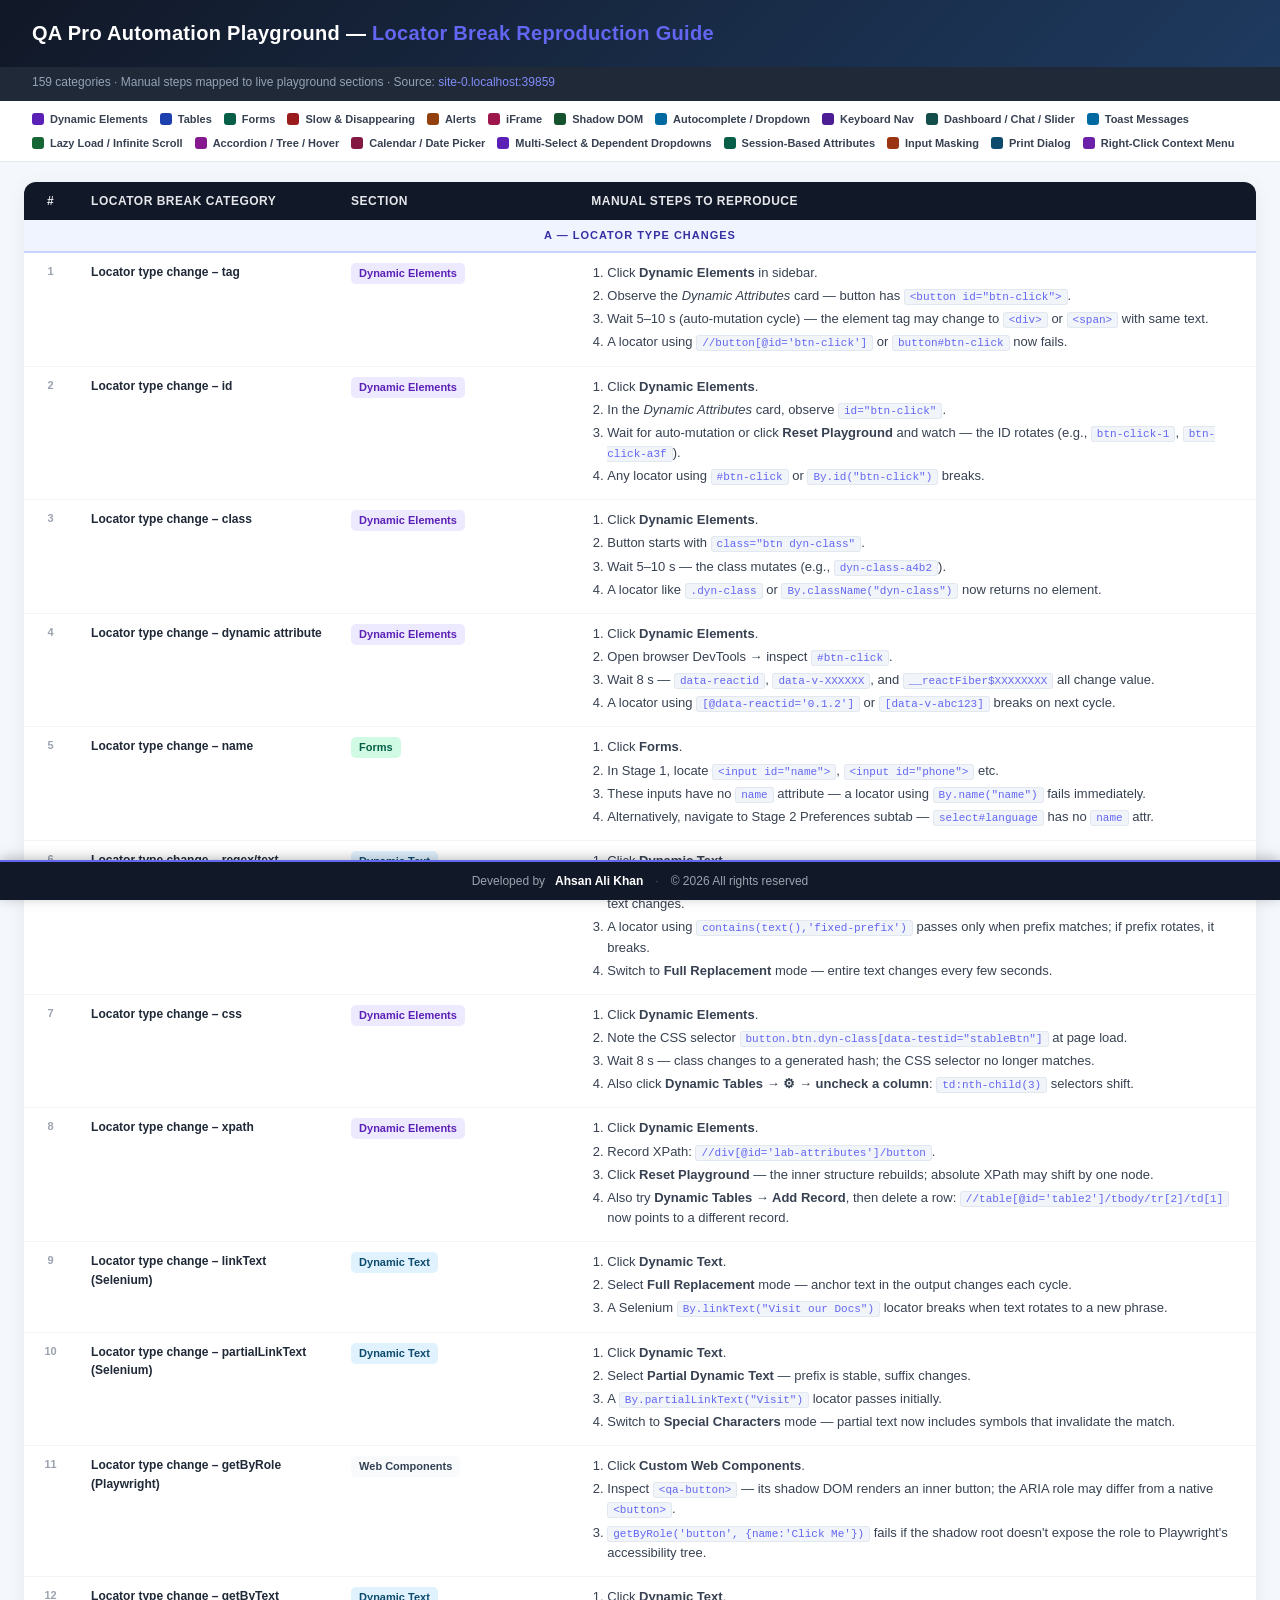
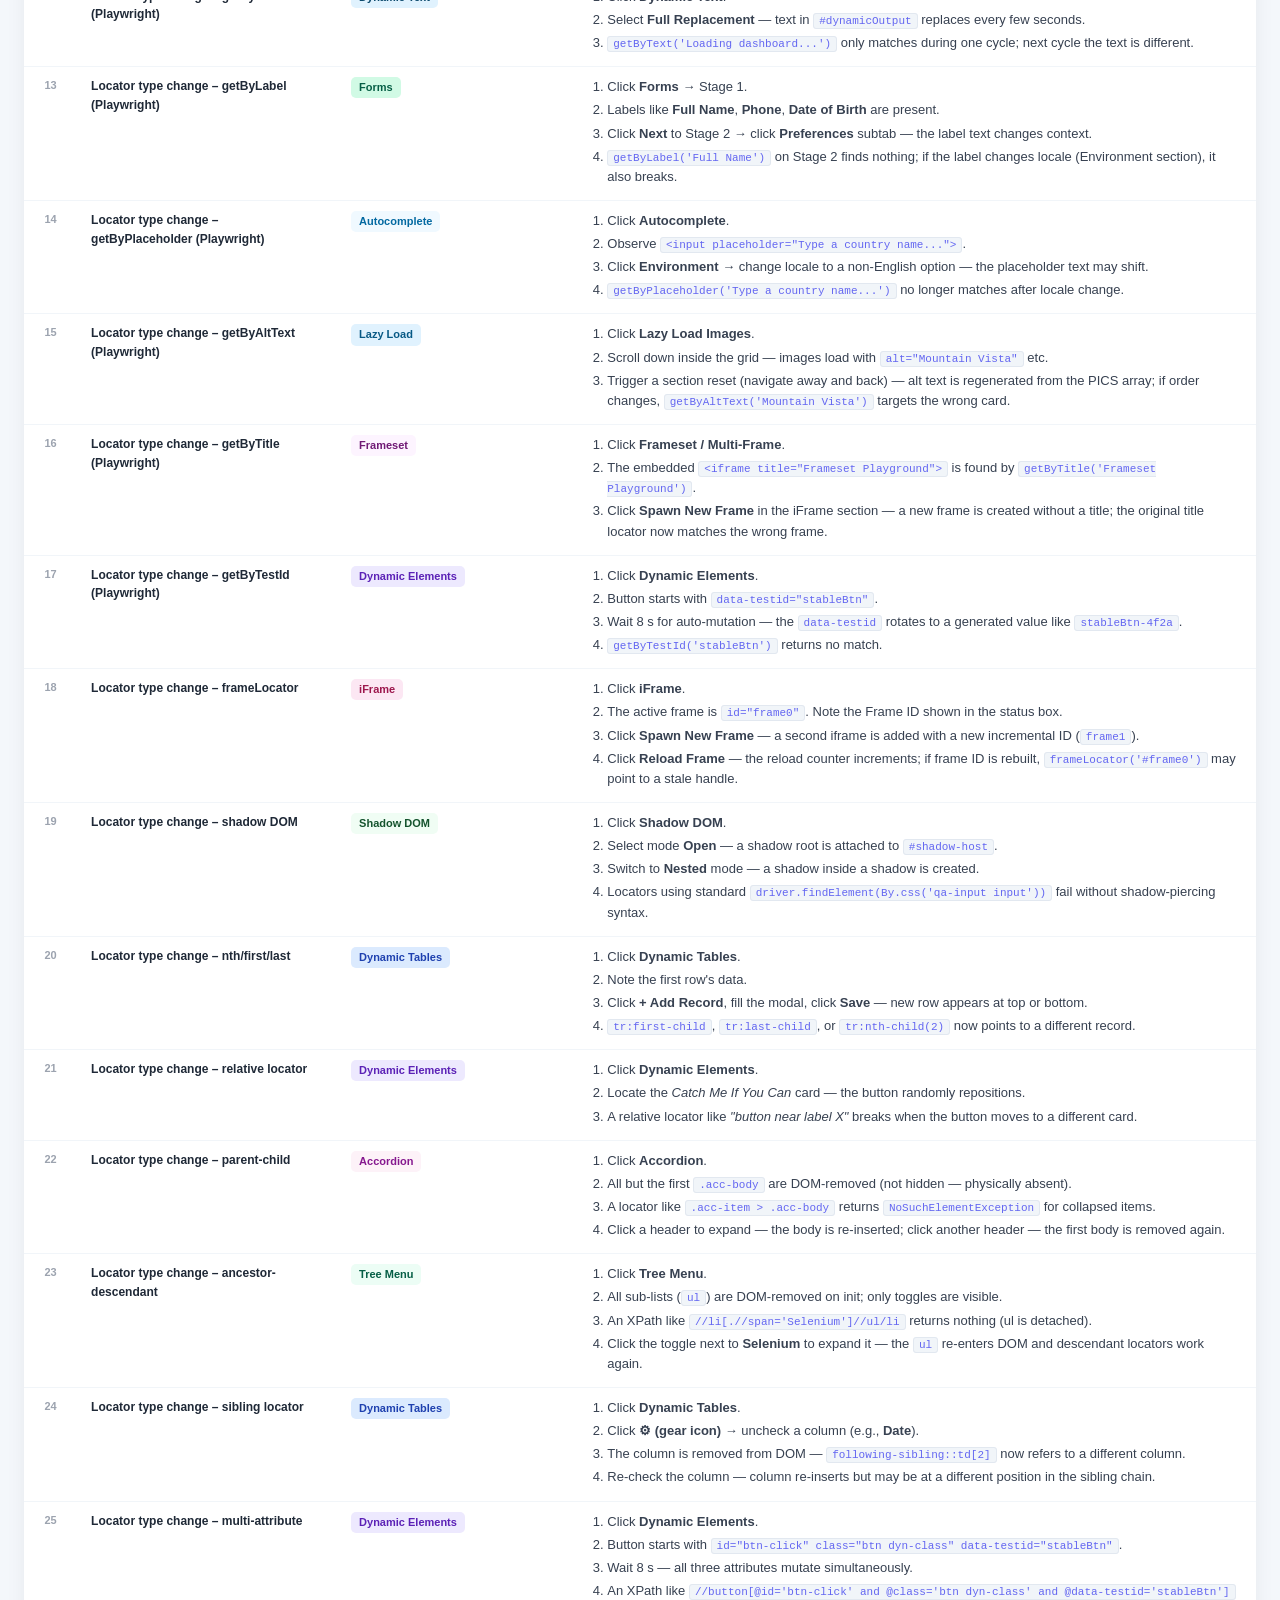
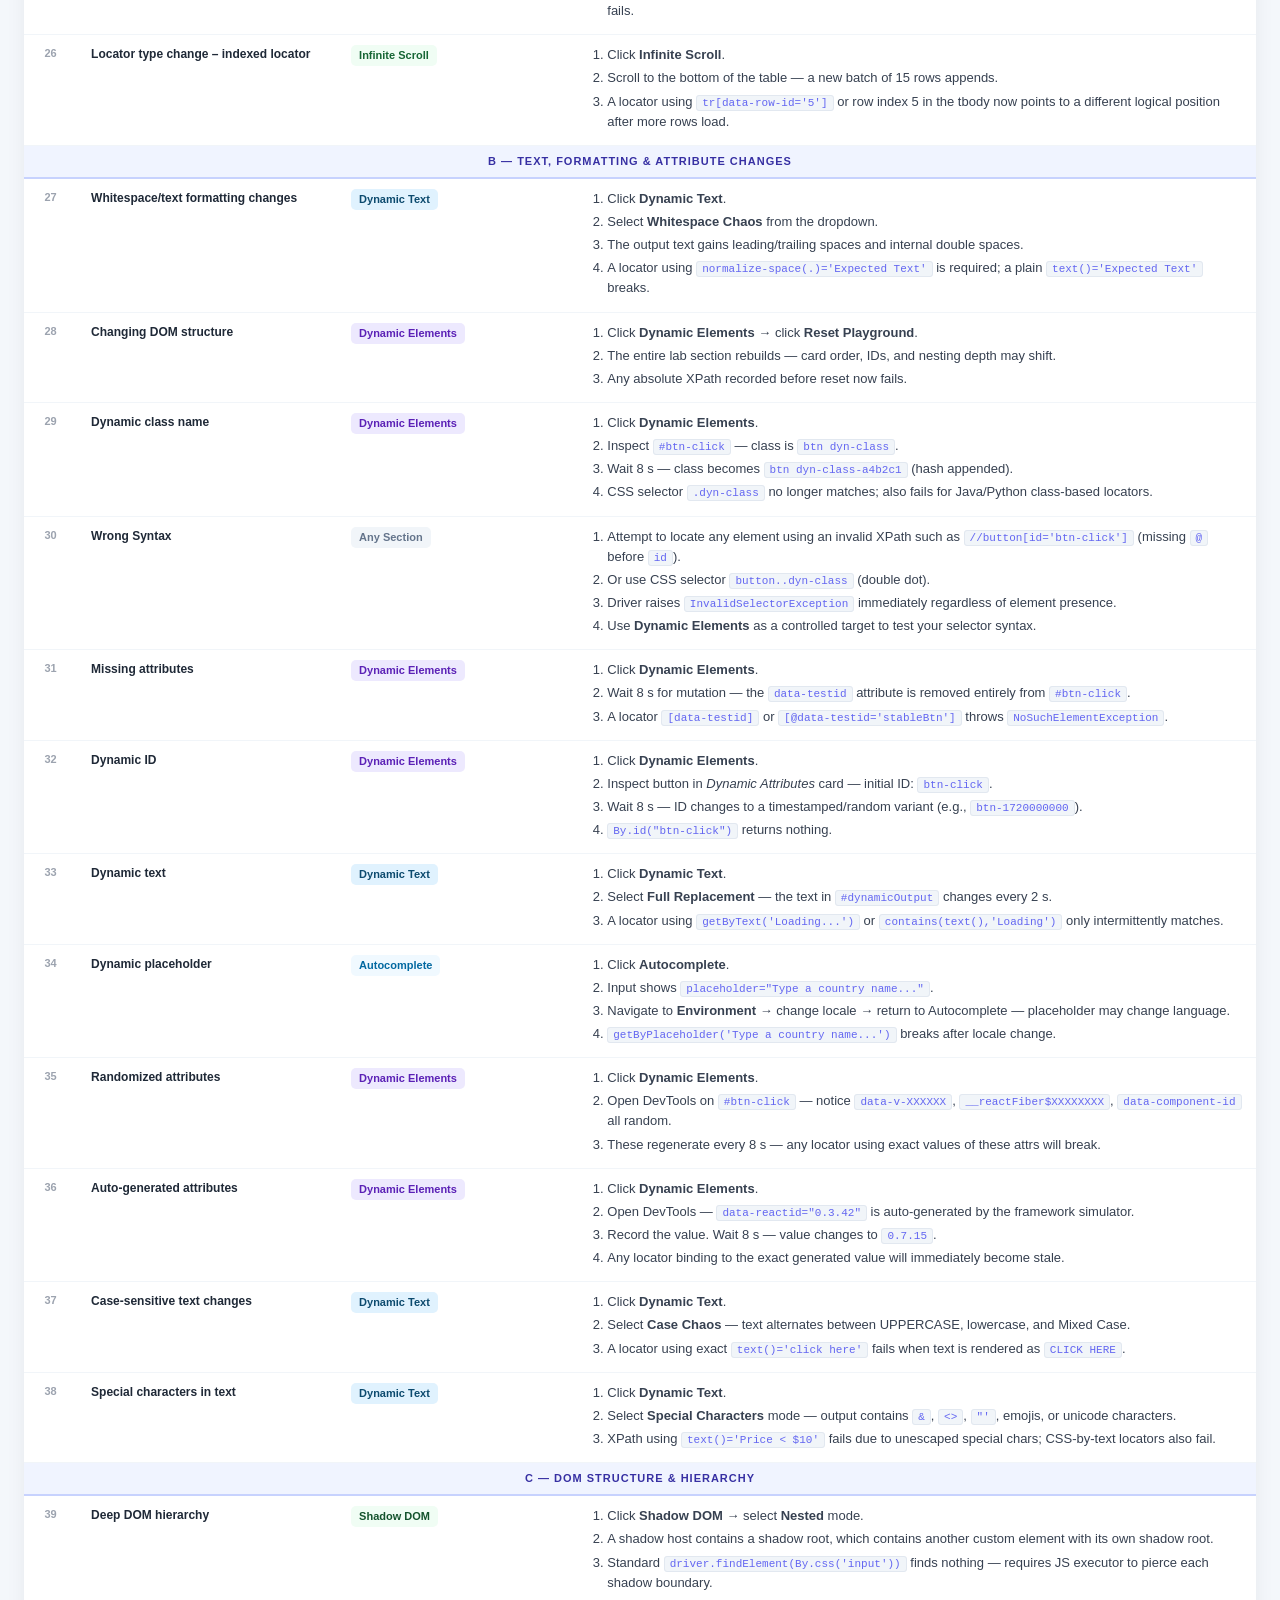
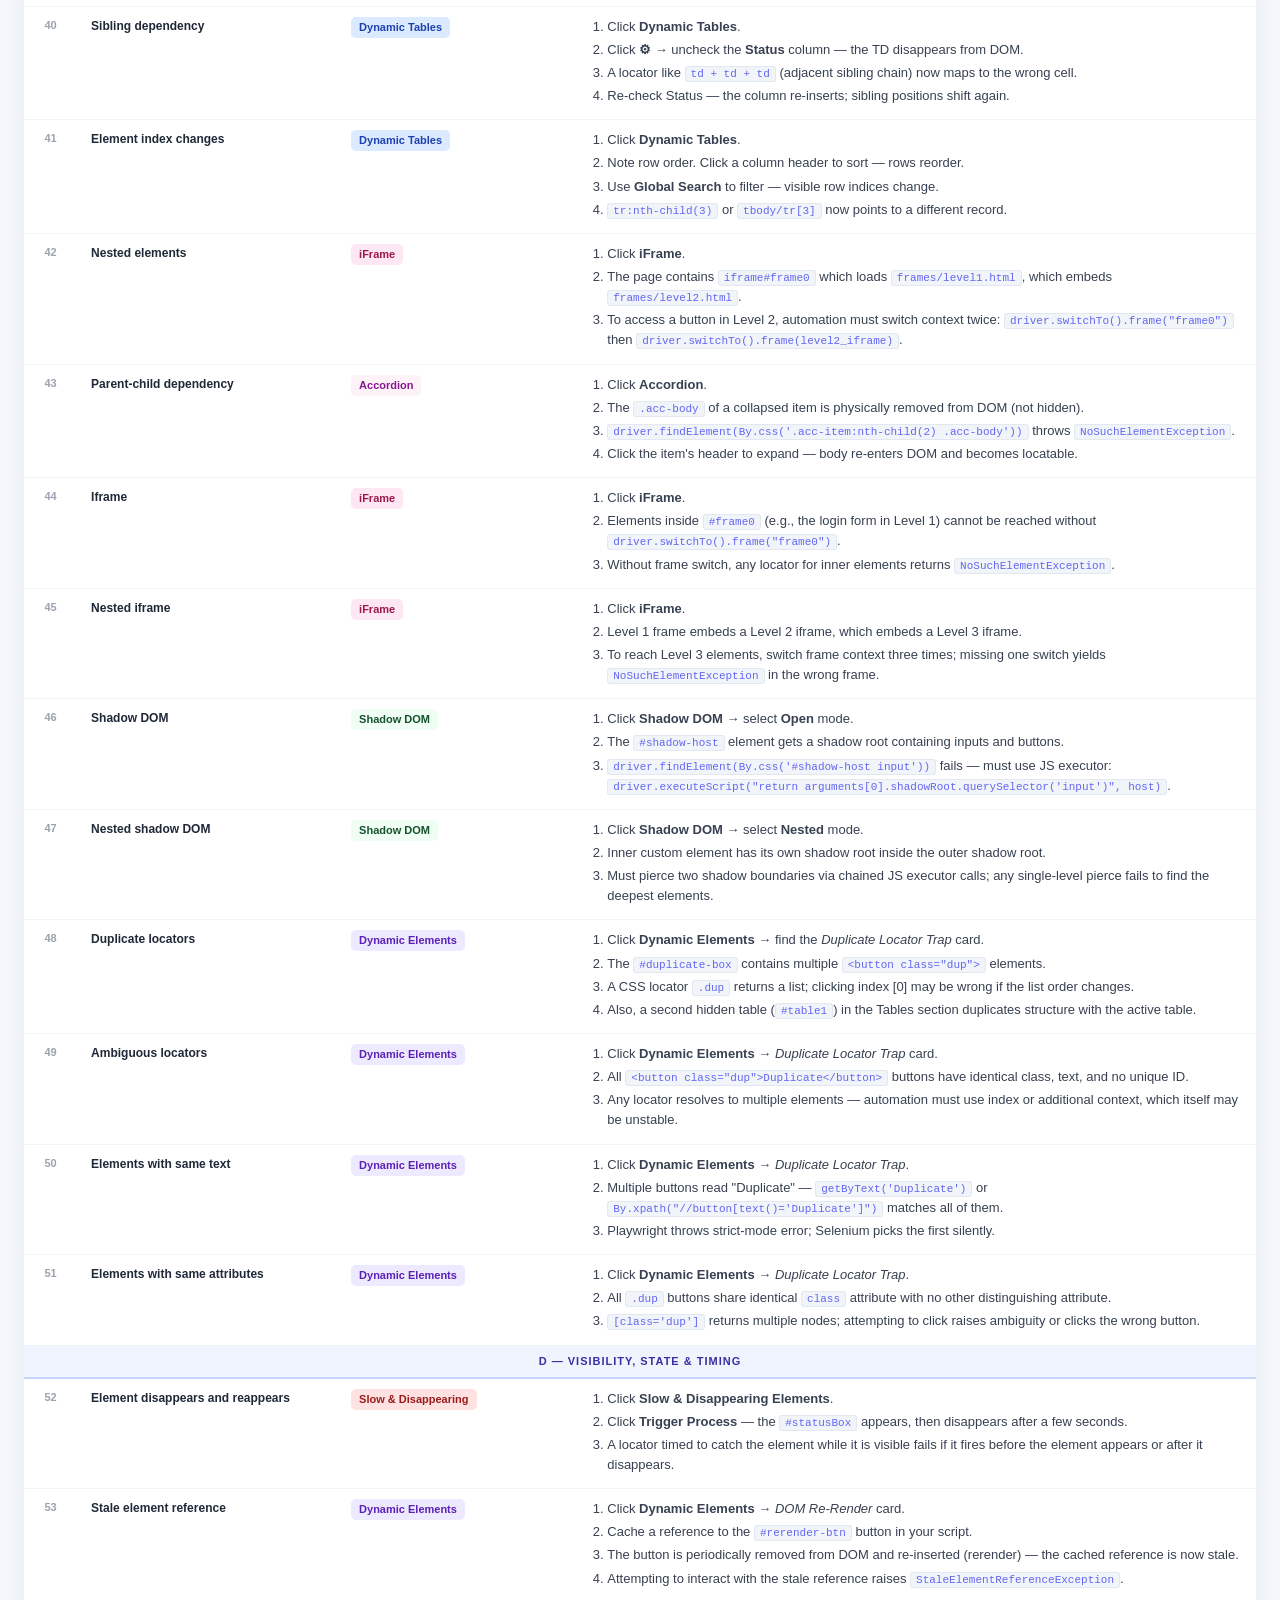
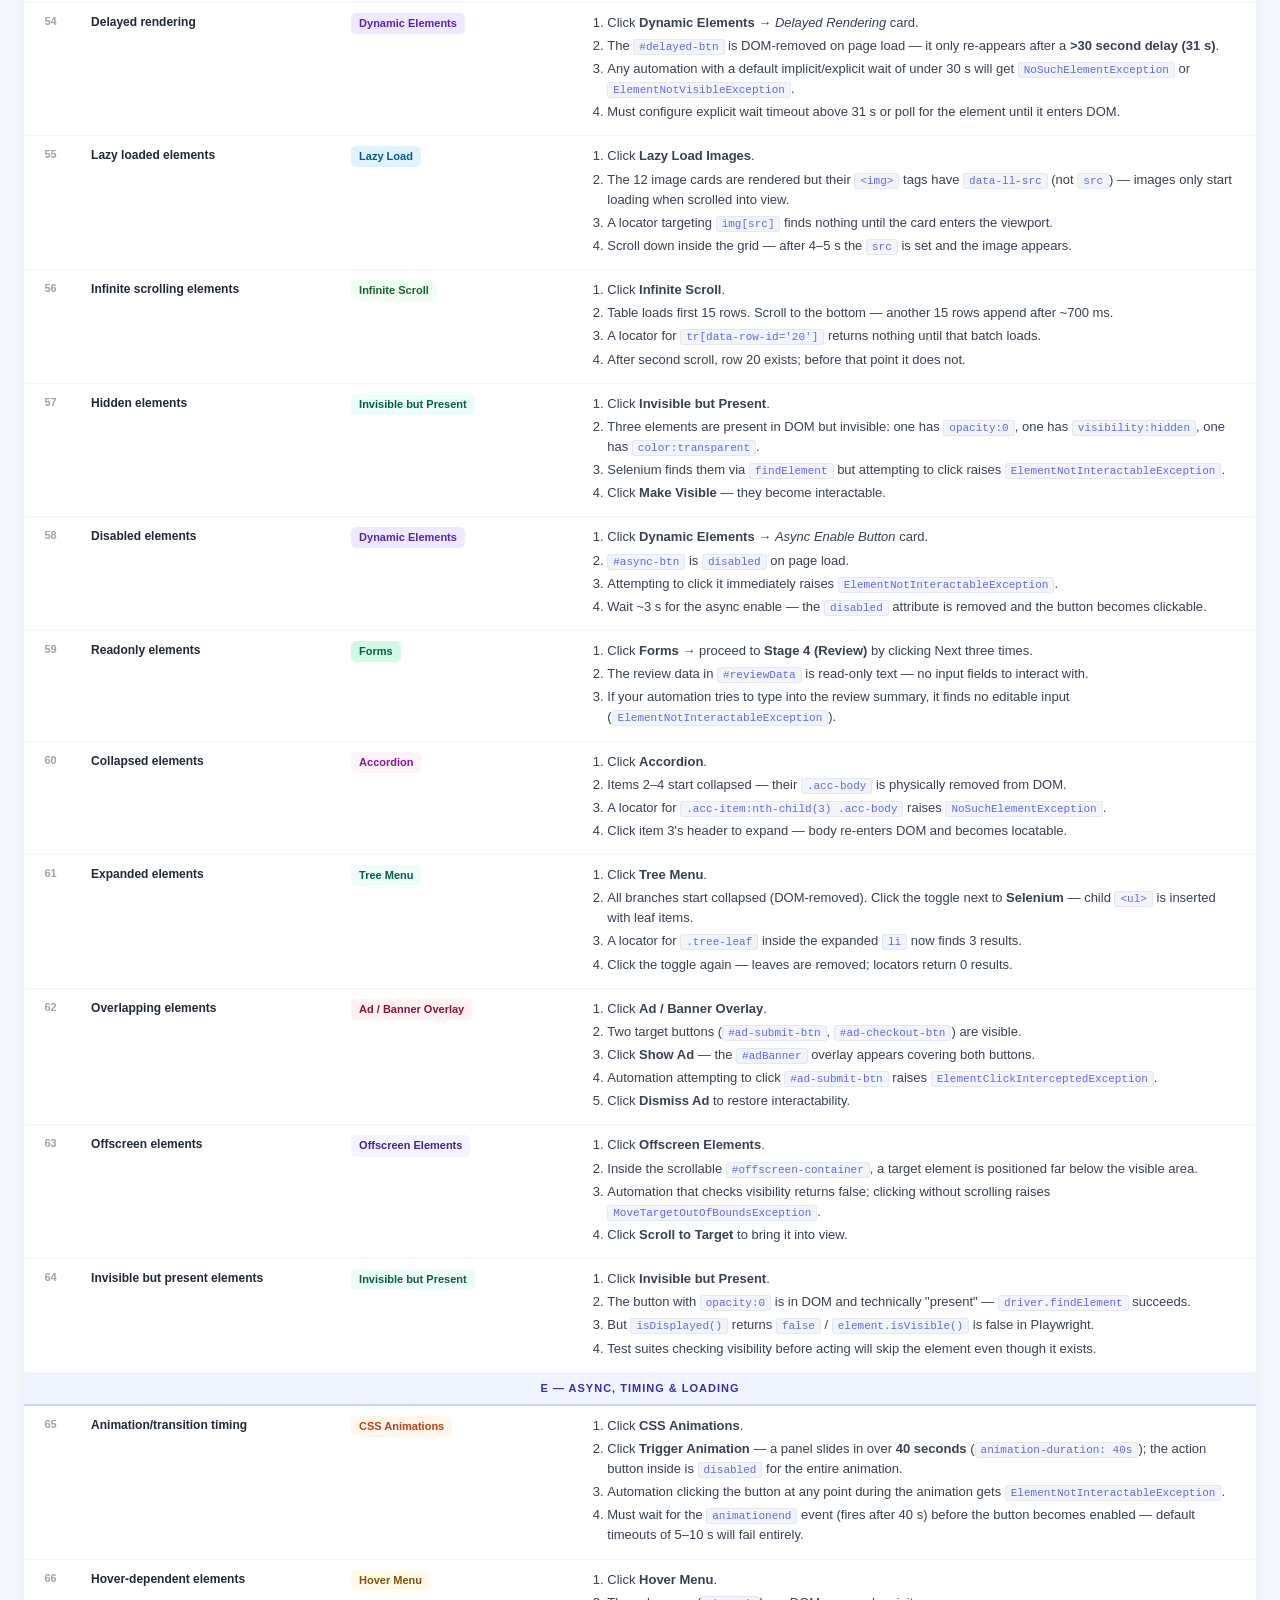
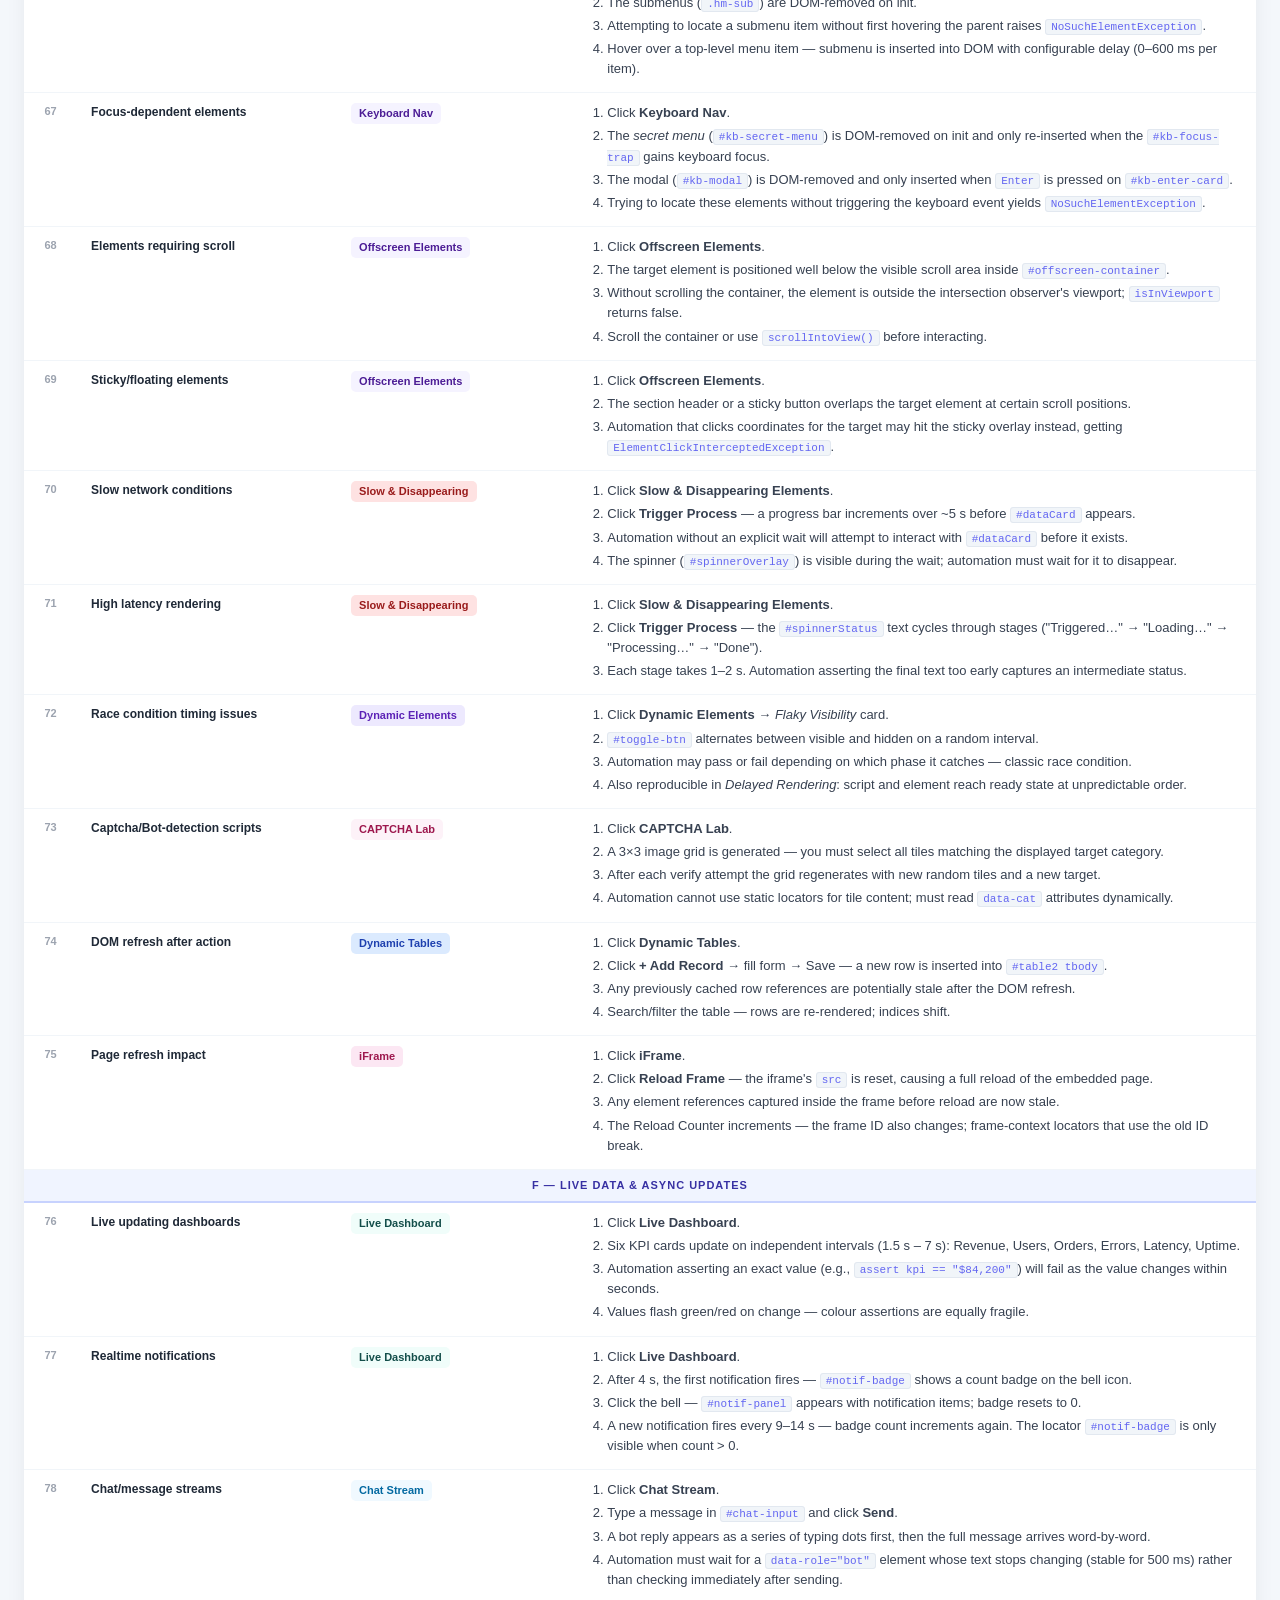
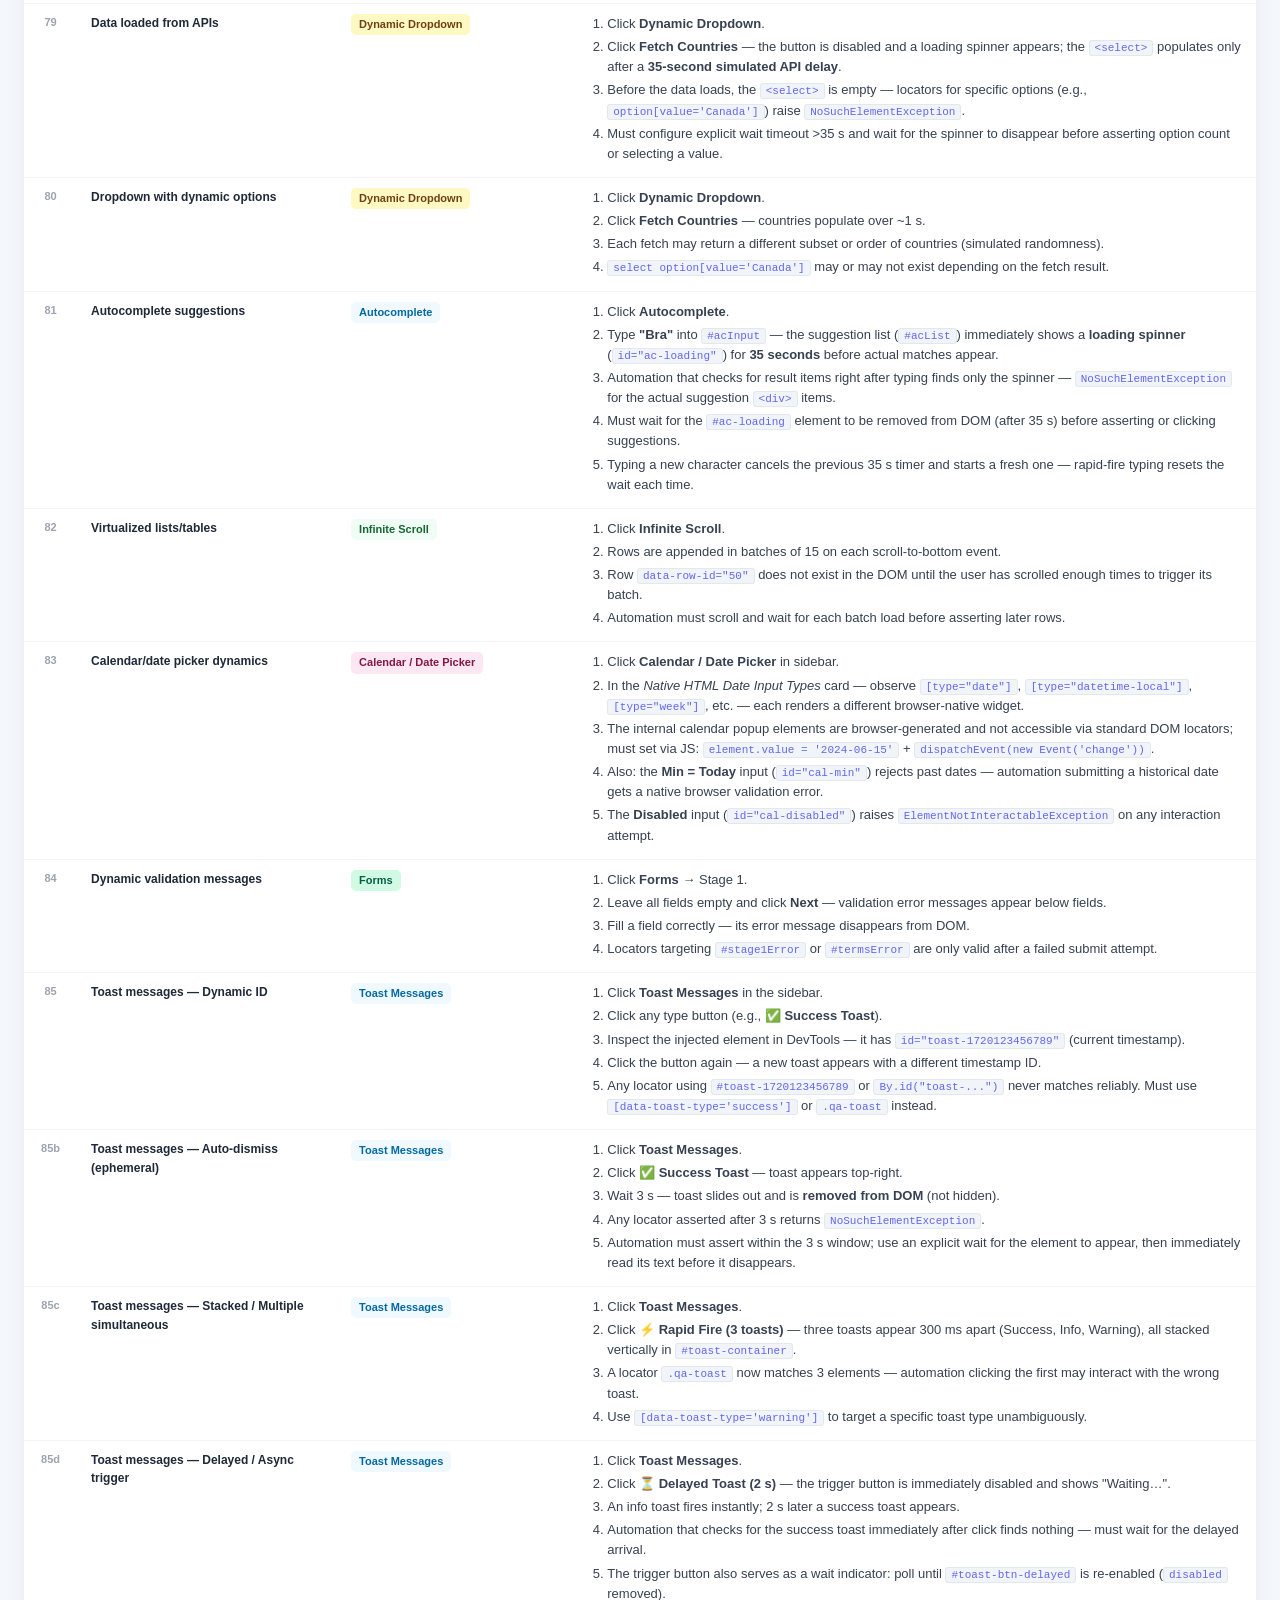
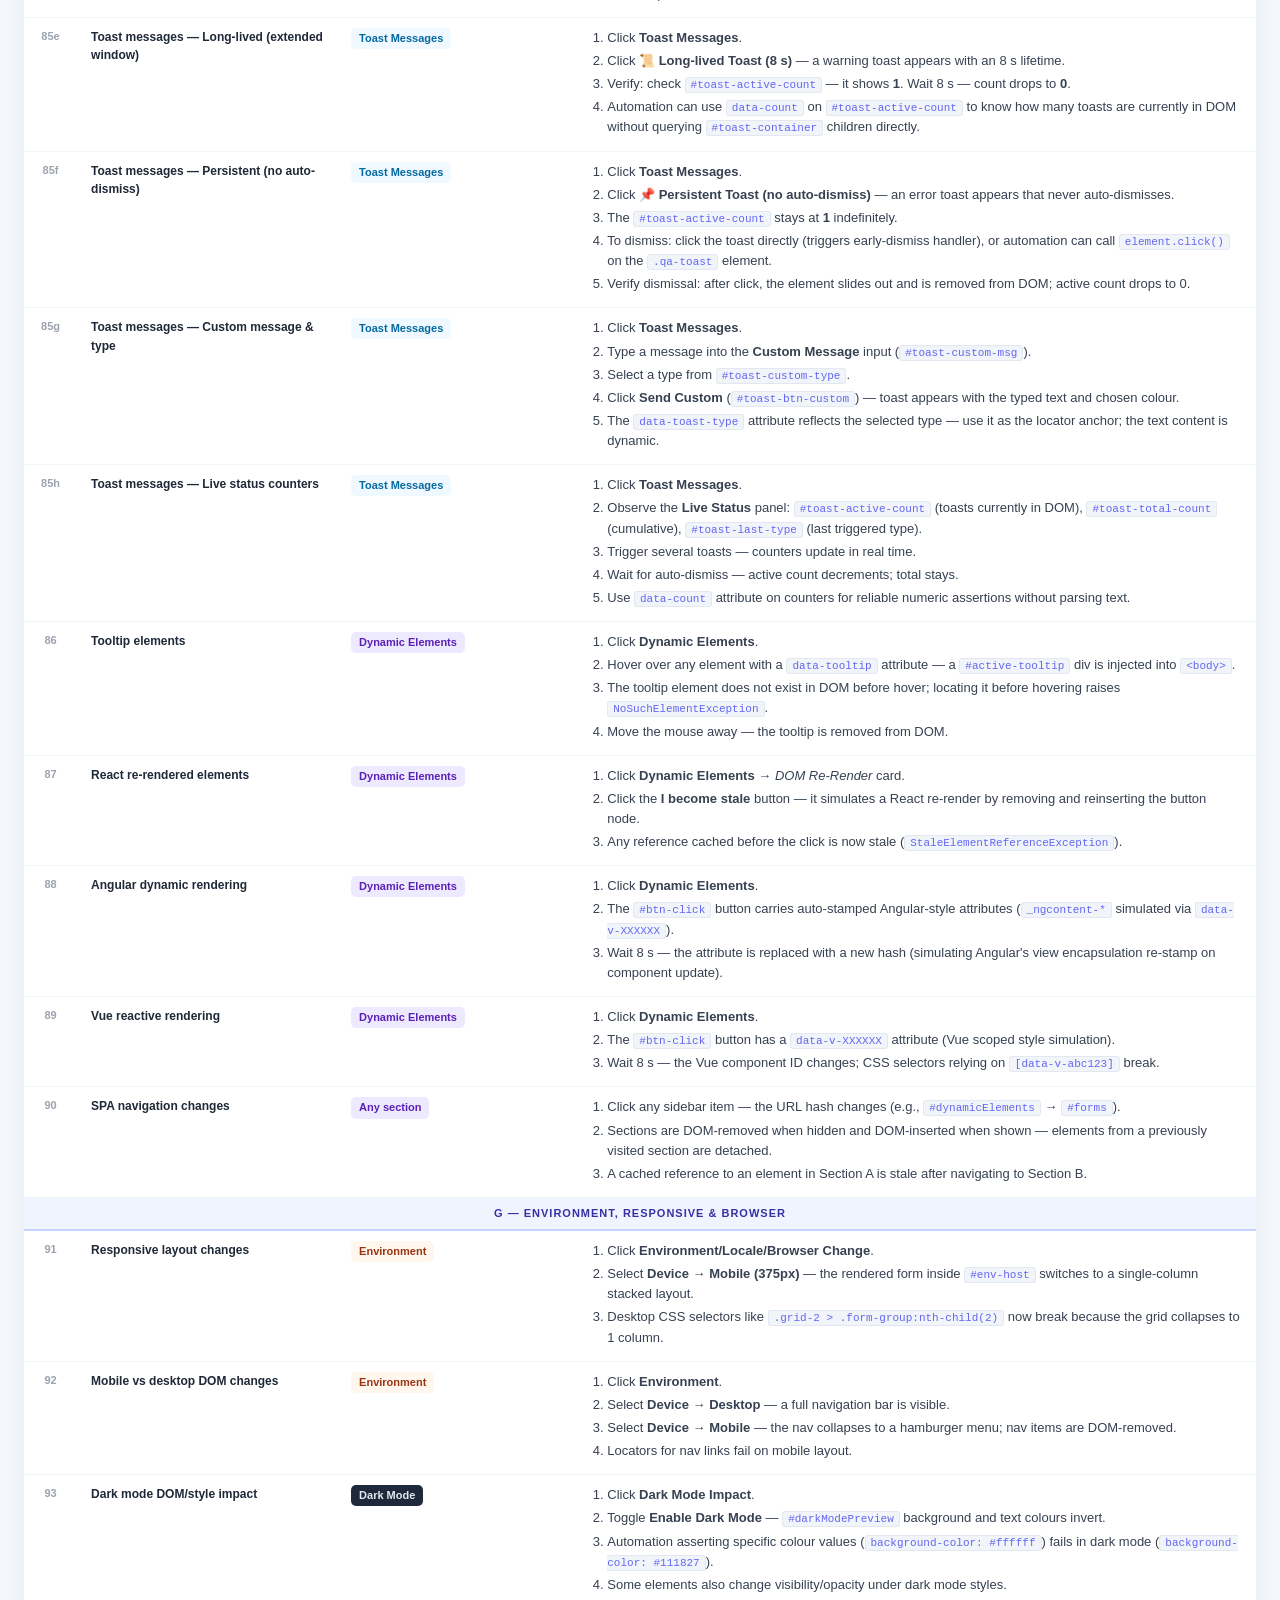
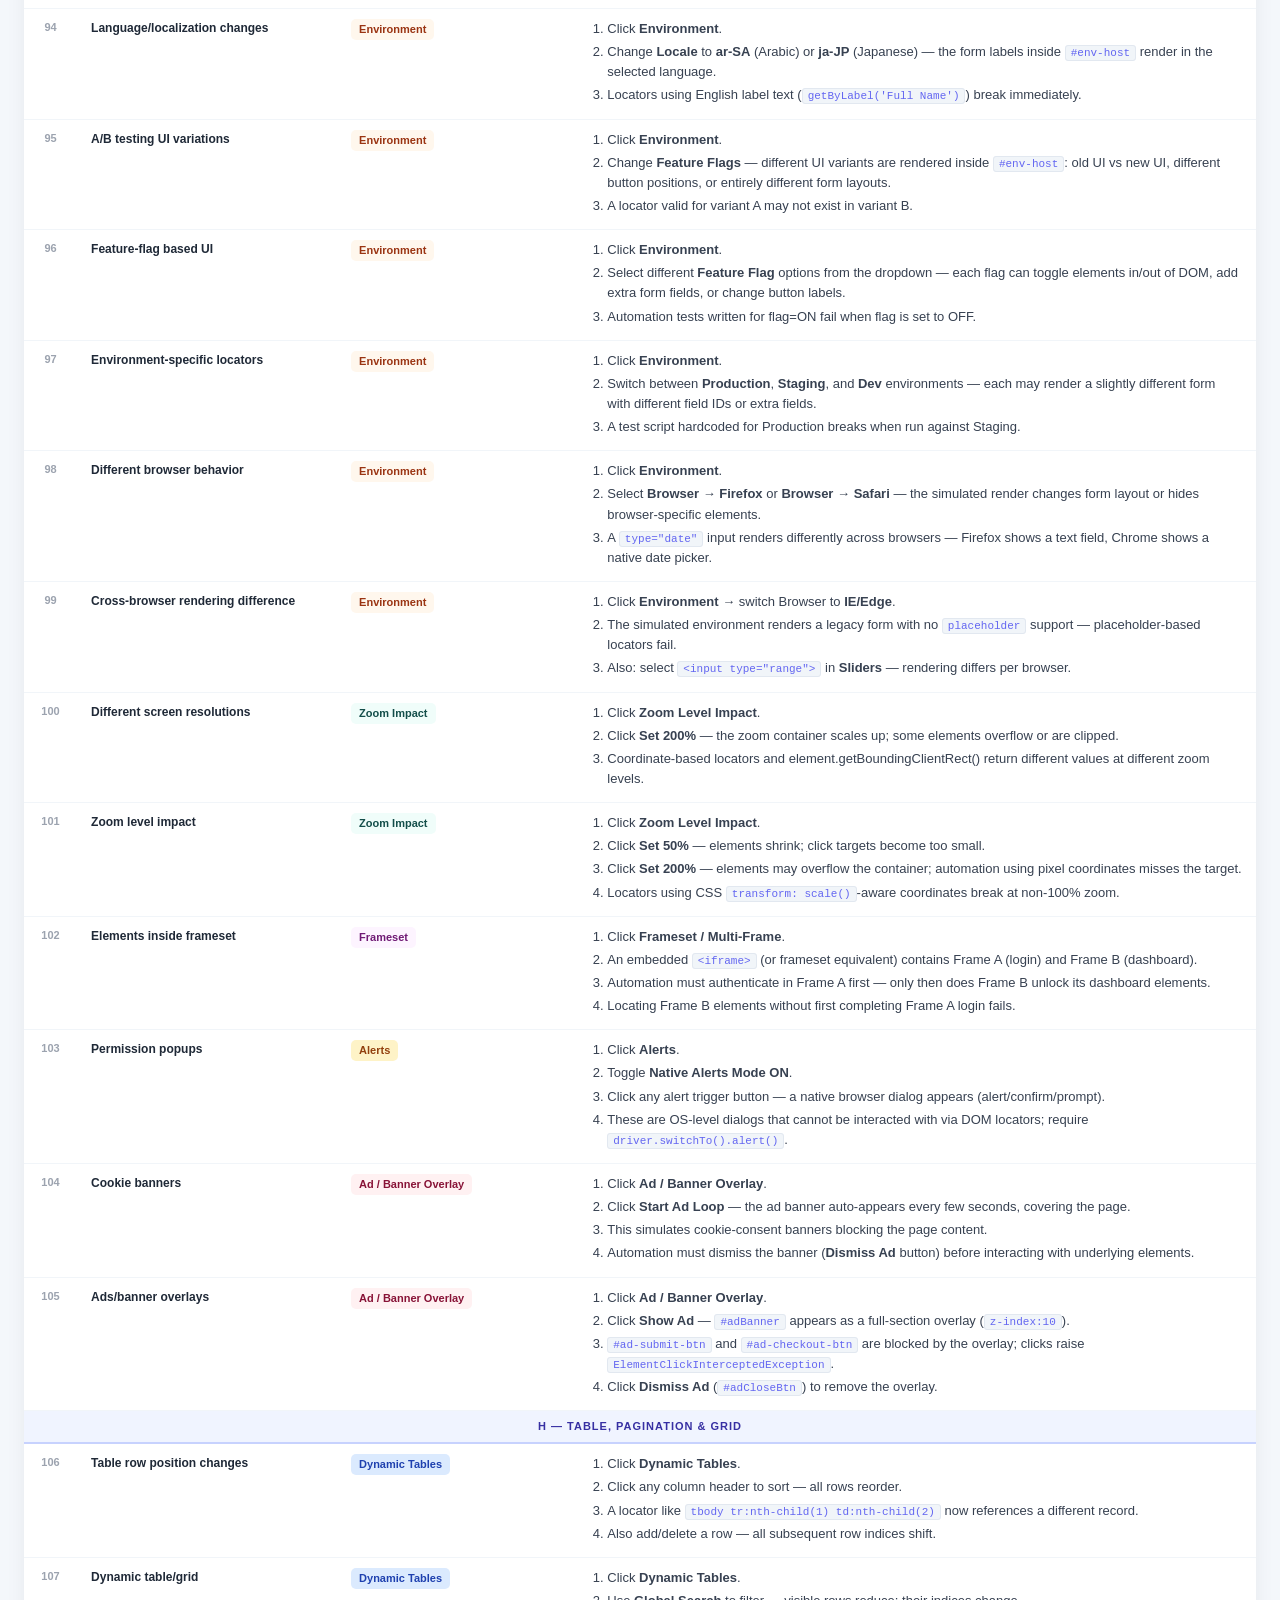
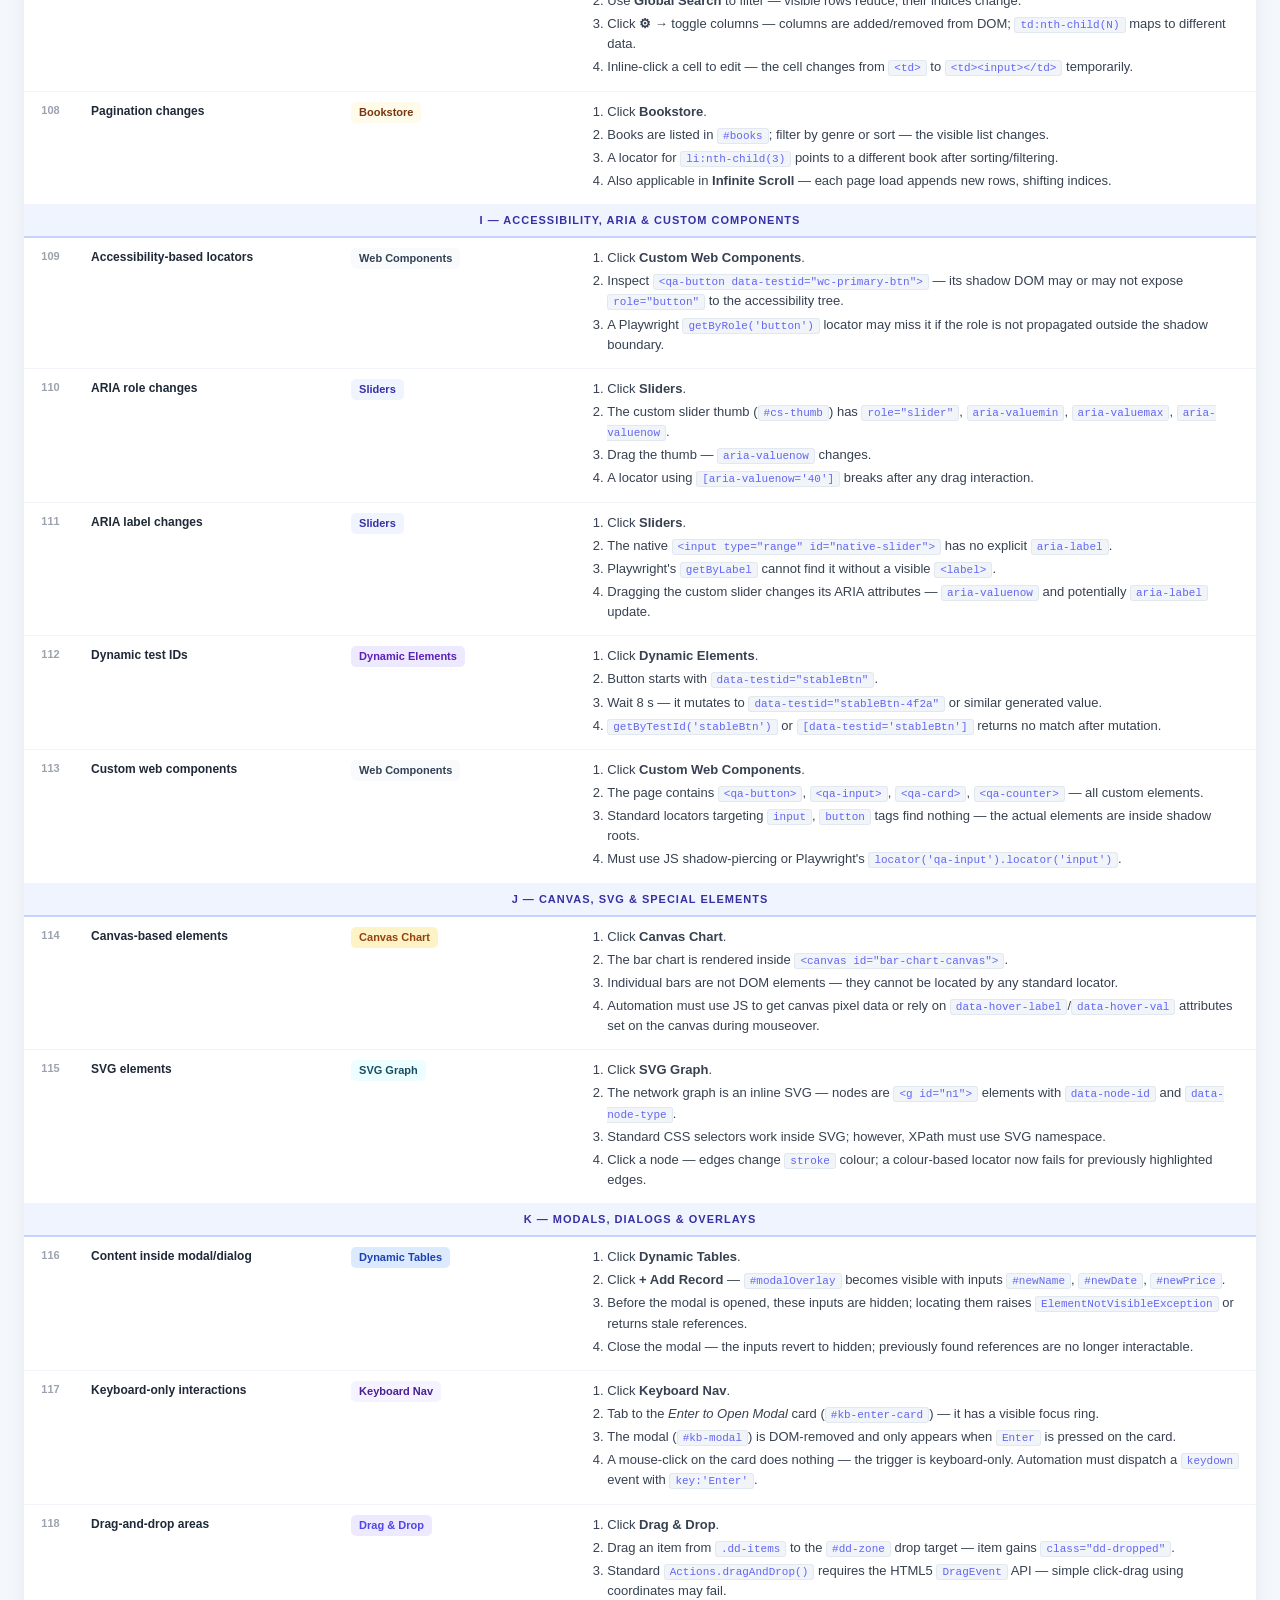
<file: locator-break-reproduction-guide.html>
<!DOCTYPE html>
<!--
  Copyright © 2026 Ahsan Ali Khan
  QA Pro Playground
  All Rights Reserved.

  Unauthorized copying, modification, distribution, reverse engineering,
  or commercial use of this software is prohibited without prior written
  permission from the copyright owner.

  Contact: ahsan.ali.khan.tech@gmail.com
-->
<html lang="en">
<head>
<meta charset="UTF-8">
<title>QA Pro Playground — Locator Break Reproduction Guide</title>
<style>
  * { margin: 0; padding: 0; box-sizing: border-box; }
  body { font-family: Inter, Segoe UI, sans-serif; background: #f4f7fb; color: #1f2937; font-size: 13px; padding-bottom: 40px; }
  h1 { background: linear-gradient(135deg,#111827,#1e3a5f); color: #fff; padding: 22px 32px; font-size: 20px; letter-spacing: .3px; }
  h1 span { color: #6366f1; }
  .subtitle { background: #1f2937; color: #94a3b8; padding: 8px 32px 12px; font-size: 12px; }
  .legend { display: flex; gap: 12px; flex-wrap: wrap; padding: 12px 32px; background: #fff; border-bottom: 1px solid #e5e7eb; }
  .legend-item { display: flex; align-items: center; gap: 6px; font-size: 11px; color: #374151; font-weight: 600; }
  .dot { width: 12px; height: 12px; border-radius: 3px; }
  .wrap { padding: 20px 24px; }
  table { width: 100%; border-collapse: collapse; background: #fff; border-radius: 12px; overflow: hidden; box-shadow: 0 4px 20px rgba(0,0,0,.06); }
  thead th { background: #111827; color: #e5e7eb; padding: 12px 14px; text-align: left; font-size: 12px; font-weight: 700; letter-spacing: .5px; text-transform: uppercase; position: sticky; top: 0; z-index: 10; }
  th:first-child { width: 42px; text-align: center; }
  th:nth-child(2) { width: 260px; }
  th:nth-child(3) { width: 180px; }
  tbody tr { border-bottom: 1px solid #f1f5f9; transition: background .15s; }
  tbody tr:hover { background: #f8faff; }
  tbody tr:last-child { border-bottom: none; }
  td { padding: 10px 14px; vertical-align: top; line-height: 1.55; }
  td:first-child { text-align: center; color: #9ca3af; font-weight: 700; font-size: 11px; }
  .cat { font-weight: 700; font-size: 12px; color: #1f2937; }
  .sec { display: inline-block; padding: 2px 8px; border-radius: 5px; font-size: 11px; font-weight: 700; white-space: nowrap; }
  ol { padding-left: 16px; }
  ol li { margin-bottom: 3px; color: #374151; }
  code { background: #f1f5f9; border: 1px solid #e2e8f0; border-radius: 3px; padding: 1px 5px; font-size: 11px; font-family: 'Cascadia Code', Consolas, monospace; color: #6366f1; }
  /* Group row */
  .group-row td { background: #f0f4ff; color: #3730a3; font-weight: 800; font-size: 11px; text-transform: uppercase; letter-spacing: 1px; padding: 7px 14px; border-bottom: 2px solid #c7d2fe; }

  /* Section badge colors */
  .s-dyn    { background:#ede9fe; color:#5b21b6; }
  .s-tbl    { background:#dbeafe; color:#1e40af; }
  .s-frm    { background:#d1fae5; color:#065f46; }
  .s-slow   { background:#fee2e2; color:#991b1b; }
  .s-alrt   { background:#fef3c7; color:#92400e; }
  .s-txt    { background:#e0f2fe; color:#0c4a6e; }
  .s-ifr    { background:#fce7f3; color:#9d174d; }
  .s-shd    { background:#f0fdf4; color:#14532d; }
  .s-env    { background:#fff7ed; color:#9a3412; }
  .s-off    { background:#f5f3ff; color:#4c1d95; }
  .s-inv    { background:#ecfdf5; color:#065f46; }
  .s-drop   { background:#fef9c3; color:#713f12; }
  .s-auto   { background:#f0f9ff; color:#0369a1; }
  .s-dark   { background:#1e293b; color:#e2e8f0; }
  .s-fset   { background:#fdf4ff; color:#701a75; }
  .s-ad     { background:#fff1f2; color:#881337; }
  .s-zoom   { background:#f0fdfa; color:#134e4a; }
  .s-wc     { background:#f8fafc; color:#334155; }
  .s-bk     { background:#fffbeb; color:#78350f; }
  .s-lazy   { background:#e0f2fe; color:#075985; }
  .s-inf    { background:#f0fdf4; color:#166534; }
  .s-acc    { background:#fdf2f8; color:#86198f; }
  .s-tree   { background:#ecfdf5; color:#065f46; }
  .s-hov    { background:#fefce8; color:#854d0e; }
  .s-anim   { background:#fff7ed; color:#c2410c; }
  .s-dd     { background:#ede9fe; color:#4f46e5; }
  .s-sld    { background:#f0f4ff; color:#3730a3; }
  .s-cvs    { background:#fef3c7; color:#92400e; }
  .s-svg    { background:#ecfeff; color:#164e63; }
  .s-chat   { background:#f0f9ff; color:#0369a1; }
  .s-cap    { background:#fdf2f8; color:#9d174d; }
  .s-kb     { background:#f5f3ff; color:#4c1d95; }
  .s-dash   { background:#f0fdfa; color:#134e4a; }
  .s-na     { background:#f1f5f9; color:#64748b; }
  .s-cal    { background:#fce7f3; color:#831843; }
  .s-msd    { background:#ede9fe; color:#5b21b6; }
  .s-sess   { background:#ecfdf5; color:#065f46; }
  .s-mask   { background:#fff7ed; color:#9a3412; }
  .s-print  { background:#f0f9ff; color:#0c4a6e; }
  .s-ctx    { background:#fdf4ff; color:#6b21a8; }
</style>
</head>
<body>

<h1>QA Pro Automation Playground — <span>Locator Break Reproduction Guide</span></h1>
<div class="subtitle">159 categories · Manual steps mapped to live playground sections · Source: <a id="guide-src-link" href="#" target="_blank" style="color:#818cf8;text-decoration:none;"></a>
<script>(function(){var o=window.location.origin;var a=document.getElementById('guide-src-link');a.href=o+'/';a.textContent=o.replace(/^https?:\/\//,'');})()</script></div>

<div class="legend">
  <div class="legend-item"><div class="dot" style="background:#5b21b6"></div>Dynamic Elements</div>
  <div class="legend-item"><div class="dot" style="background:#1e40af"></div>Tables</div>
  <div class="legend-item"><div class="dot" style="background:#065f46"></div>Forms</div>
  <div class="legend-item"><div class="dot" style="background:#991b1b"></div>Slow &amp; Disappearing</div>
  <div class="legend-item"><div class="dot" style="background:#92400e"></div>Alerts</div>
  <div class="legend-item"><div class="dot" style="background:#9d174d"></div>iFrame</div>
  <div class="legend-item"><div class="dot" style="background:#14532d"></div>Shadow DOM</div>
  <div class="legend-item"><div class="dot" style="background:#0369a1"></div>Autocomplete / Dropdown</div>
  <div class="legend-item"><div class="dot" style="background:#4c1d95"></div>Keyboard Nav</div>
  <div class="legend-item"><div class="dot" style="background:#134e4a"></div>Dashboard / Chat / Slider</div>
  <div class="legend-item"><div class="dot" style="background:#0369a1"></div>Toast Messages</div>
  <div class="legend-item"><div class="dot" style="background:#166534"></div>Lazy Load / Infinite Scroll</div>
  <div class="legend-item"><div class="dot" style="background:#86198f"></div>Accordion / Tree / Hover</div>
  <div class="legend-item"><div class="dot" style="background:#831843"></div>Calendar / Date Picker</div>
  <div class="legend-item"><div class="dot" style="background:#5b21b6"></div>Multi-Select &amp; Dependent Dropdowns</div>
  <div class="legend-item"><div class="dot" style="background:#065f46"></div>Session-Based Attributes</div>
  <div class="legend-item"><div class="dot" style="background:#9a3412"></div>Input Masking</div>
  <div class="legend-item"><div class="dot" style="background:#0c4a6e"></div>Print Dialog</div>
  <div class="legend-item"><div class="dot" style="background:#6b21a8"></div>Right-Click Context Menu</div>
</div>

<div class="wrap">
<table>
<thead>
  <tr>
    <th>#</th>
    <th>Locator Break Category</th>
    <th>Section</th>
    <th>Manual Steps to Reproduce</th>
  </tr>
</thead>
<tbody>

<!-- ===== GROUP: LOCATOR TYPE CHANGES ===== -->
<tr class="group-row"><td colspan="4">A — Locator Type Changes</td></tr>

<tr><td>1</td>
<td class="cat">Locator type change – tag</td>
<td><span class="sec s-dyn">Dynamic Elements</span></td>
<td><ol><li>Click <b>Dynamic Elements</b> in sidebar.</li><li>Observe the <i>Dynamic Attributes</i> card — button has <code>&lt;button id="btn-click"&gt;</code>.</li><li>Wait 5–10 s (auto-mutation cycle) — the element tag may change to <code>&lt;div&gt;</code> or <code>&lt;span&gt;</code> with same text.</li><li>A locator using <code>//button[@id='btn-click']</code> or <code>button#btn-click</code> now fails.</li></ol></td></tr>

<tr><td>2</td>
<td class="cat">Locator type change – id</td>
<td><span class="sec s-dyn">Dynamic Elements</span></td>
<td><ol><li>Click <b>Dynamic Elements</b>.</li><li>In the <i>Dynamic Attributes</i> card, observe <code>id="btn-click"</code>.</li><li>Wait for auto-mutation or click <b>Reset Playground</b> and watch — the ID rotates (e.g., <code>btn-click-1</code>, <code>btn-click-a3f</code>).</li><li>Any locator using <code>#btn-click</code> or <code>By.id("btn-click")</code> breaks.</li></ol></td></tr>

<tr><td>3</td>
<td class="cat">Locator type change – class</td>
<td><span class="sec s-dyn">Dynamic Elements</span></td>
<td><ol><li>Click <b>Dynamic Elements</b>.</li><li>Button starts with <code>class="btn dyn-class"</code>.</li><li>Wait 5–10 s — the class mutates (e.g., <code>dyn-class-a4b2</code>).</li><li>A locator like <code>.dyn-class</code> or <code>By.className("dyn-class")</code> now returns no element.</li></ol></td></tr>

<tr><td>4</td>
<td class="cat">Locator type change – dynamic attribute</td>
<td><span class="sec s-dyn">Dynamic Elements</span></td>
<td><ol><li>Click <b>Dynamic Elements</b>.</li><li>Open browser DevTools → inspect <code>#btn-click</code>.</li><li>Wait 8 s — <code>data-reactid</code>, <code>data-v-XXXXXX</code>, and <code>__reactFiber$XXXXXXXX</code> all change value.</li><li>A locator using <code>[@data-reactid='0.1.2']</code> or <code>[data-v-abc123]</code> breaks on next cycle.</li></ol></td></tr>

<tr><td>5</td>
<td class="cat">Locator type change – name</td>
<td><span class="sec s-frm">Forms</span></td>
<td><ol><li>Click <b>Forms</b>.</li><li>In Stage 1, locate <code>&lt;input id="name"&gt;</code>, <code>&lt;input id="phone"&gt;</code> etc.</li><li>These inputs have no <code>name</code> attribute — a locator using <code>By.name("name")</code> fails immediately.</li><li>Alternatively, navigate to Stage 2 Preferences subtab — <code>select#language</code> has no <code>name</code> attr.</li></ol></td></tr>

<tr><td>6</td>
<td class="cat">Locator type change – regex/text contains</td>
<td><span class="sec s-txt">Dynamic Text</span></td>
<td><ol><li>Click <b>Dynamic Text</b>.</li><li>Select <b>Partial Dynamic Text</b> from the dropdown — the output box shows a sentence where only part of the text changes.</li><li>A locator using <code>contains(text(),'fixed-prefix')</code> passes only when prefix matches; if prefix rotates, it breaks.</li><li>Switch to <b>Full Replacement</b> mode — entire text changes every few seconds.</li></ol></td></tr>

<tr><td>7</td>
<td class="cat">Locator type change – css</td>
<td><span class="sec s-dyn">Dynamic Elements</span></td>
<td><ol><li>Click <b>Dynamic Elements</b>.</li><li>Note the CSS selector <code>button.btn.dyn-class[data-testid="stableBtn"]</code> at page load.</li><li>Wait 8 s — class changes to a generated hash; the CSS selector no longer matches.</li><li>Also click <b>Dynamic Tables → ⚙ → uncheck a column</b>: <code>td:nth-child(3)</code> selectors shift.</li></ol></td></tr>

<tr><td>8</td>
<td class="cat">Locator type change – xpath</td>
<td><span class="sec s-dyn">Dynamic Elements</span></td>
<td><ol><li>Click <b>Dynamic Elements</b>.</li><li>Record XPath: <code>//div[@id='lab-attributes']/button</code>.</li><li>Click <b>Reset Playground</b> — the inner structure rebuilds; absolute XPath may shift by one node.</li><li>Also try <b>Dynamic Tables → Add Record</b>, then delete a row: <code>//table[@id='table2']/tbody/tr[2]/td[1]</code> now points to a different record.</li></ol></td></tr>

<tr><td>9</td>
<td class="cat">Locator type change – linkText (Selenium)</td>
<td><span class="sec s-txt">Dynamic Text</span></td>
<td><ol><li>Click <b>Dynamic Text</b>.</li><li>Select <b>Full Replacement</b> mode — anchor text in the output changes each cycle.</li><li>A Selenium <code>By.linkText("Visit our Docs")</code> locator breaks when text rotates to a new phrase.</li></ol></td></tr>

<tr><td>10</td>
<td class="cat">Locator type change – partialLinkText (Selenium)</td>
<td><span class="sec s-txt">Dynamic Text</span></td>
<td><ol><li>Click <b>Dynamic Text</b>.</li><li>Select <b>Partial Dynamic Text</b> — prefix is stable, suffix changes.</li><li>A <code>By.partialLinkText("Visit")</code> locator passes initially.</li><li>Switch to <b>Special Characters</b> mode — partial text now includes symbols that invalidate the match.</li></ol></td></tr>

<tr><td>11</td>
<td class="cat">Locator type change – getByRole (Playwright)</td>
<td><span class="sec s-wc">Web Components</span></td>
<td><ol><li>Click <b>Custom Web Components</b>.</li><li>Inspect <code>&lt;qa-button&gt;</code> — its shadow DOM renders an inner button; the ARIA role may differ from a native <code>&lt;button&gt;</code>.</li><li><code>getByRole('button', {name:'Click Me'})</code> fails if the shadow root doesn't expose the role to Playwright's accessibility tree.</li></ol></td></tr>

<tr><td>12</td>
<td class="cat">Locator type change – getByText (Playwright)</td>
<td><span class="sec s-txt">Dynamic Text</span></td>
<td><ol><li>Click <b>Dynamic Text</b>.</li><li>Select <b>Full Replacement</b> — text in <code>#dynamicOutput</code> replaces every few seconds.</li><li><code>getByText('Loading dashboard...')</code> only matches during one cycle; next cycle the text is different.</li></ol></td></tr>

<tr><td>13</td>
<td class="cat">Locator type change – getByLabel (Playwright)</td>
<td><span class="sec s-frm">Forms</span></td>
<td><ol><li>Click <b>Forms</b> → Stage 1.</li><li>Labels like <b>Full Name</b>, <b>Phone</b>, <b>Date of Birth</b> are present.</li><li>Click <b>Next</b> to Stage 2 → click <b>Preferences</b> subtab — the label text changes context.</li><li><code>getByLabel('Full Name')</code> on Stage 2 finds nothing; if the label changes locale (Environment section), it also breaks.</li></ol></td></tr>

<tr><td>14</td>
<td class="cat">Locator type change – getByPlaceholder (Playwright)</td>
<td><span class="sec s-auto">Autocomplete</span></td>
<td><ol><li>Click <b>Autocomplete</b>.</li><li>Observe <code>&lt;input placeholder="Type a country name..."&gt;</code>.</li><li>Click <b>Environment</b> → change locale to a non-English option — the placeholder text may shift.</li><li><code>getByPlaceholder('Type a country name...')</code> no longer matches after locale change.</li></ol></td></tr>

<tr><td>15</td>
<td class="cat">Locator type change – getByAltText (Playwright)</td>
<td><span class="sec s-lazy">Lazy Load</span></td>
<td><ol><li>Click <b>Lazy Load Images</b>.</li><li>Scroll down inside the grid — images load with <code>alt="Mountain Vista"</code> etc.</li><li>Trigger a section reset (navigate away and back) — alt text is regenerated from the PICS array; if order changes, <code>getByAltText('Mountain Vista')</code> targets the wrong card.</li></ol></td></tr>

<tr><td>16</td>
<td class="cat">Locator type change – getByTitle (Playwright)</td>
<td><span class="sec s-fset">Frameset</span></td>
<td><ol><li>Click <b>Frameset / Multi-Frame</b>.</li><li>The embedded <code>&lt;iframe title="Frameset Playground"&gt;</code> is found by <code>getByTitle('Frameset Playground')</code>.</li><li>Click <b>Spawn New Frame</b> in the iFrame section — a new frame is created without a title; the original title locator now matches the wrong frame.</li></ol></td></tr>

<tr><td>17</td>
<td class="cat">Locator type change – getByTestId (Playwright)</td>
<td><span class="sec s-dyn">Dynamic Elements</span></td>
<td><ol><li>Click <b>Dynamic Elements</b>.</li><li>Button starts with <code>data-testid="stableBtn"</code>.</li><li>Wait 8 s for auto-mutation — the <code>data-testid</code> rotates to a generated value like <code>stableBtn-4f2a</code>.</li><li><code>getByTestId('stableBtn')</code> returns no match.</li></ol></td></tr>

<tr><td>18</td>
<td class="cat">Locator type change – frameLocator</td>
<td><span class="sec s-ifr">iFrame</span></td>
<td><ol><li>Click <b>iFrame</b>.</li><li>The active frame is <code>id="frame0"</code>. Note the Frame ID shown in the status box.</li><li>Click <b>Spawn New Frame</b> — a second iframe is added with a new incremental ID (<code>frame1</code>).</li><li>Click <b>Reload Frame</b> — the reload counter increments; if frame ID is rebuilt, <code>frameLocator('#frame0')</code> may point to a stale handle.</li></ol></td></tr>

<tr><td>19</td>
<td class="cat">Locator type change – shadow DOM</td>
<td><span class="sec s-shd">Shadow DOM</span></td>
<td><ol><li>Click <b>Shadow DOM</b>.</li><li>Select mode <b>Open</b> — a shadow root is attached to <code>#shadow-host</code>.</li><li>Switch to <b>Nested</b> mode — a shadow inside a shadow is created.</li><li>Locators using standard <code>driver.findElement(By.css('qa-input input'))</code> fail without shadow-piercing syntax.</li></ol></td></tr>

<tr><td>20</td>
<td class="cat">Locator type change – nth/first/last</td>
<td><span class="sec s-tbl">Dynamic Tables</span></td>
<td><ol><li>Click <b>Dynamic Tables</b>.</li><li>Note the first row's data.</li><li>Click <b>+ Add Record</b>, fill the modal, click <b>Save</b> — new row appears at top or bottom.</li><li><code>tr:first-child</code>, <code>tr:last-child</code>, or <code>tr:nth-child(2)</code> now points to a different record.</li></ol></td></tr>

<tr><td>21</td>
<td class="cat">Locator type change – relative locator</td>
<td><span class="sec s-dyn">Dynamic Elements</span></td>
<td><ol><li>Click <b>Dynamic Elements</b>.</li><li>Locate the <i>Catch Me If You Can</i> card — the button randomly repositions.</li><li>A relative locator like <i>"button near label X"</i> breaks when the button moves to a different card.</li></ol></td></tr>

<tr><td>22</td>
<td class="cat">Locator type change – parent-child</td>
<td><span class="sec s-acc">Accordion</span></td>
<td><ol><li>Click <b>Accordion</b>.</li><li>All but the first <code>.acc-body</code> are DOM-removed (not hidden — physically absent).</li><li>A locator like <code>.acc-item &gt; .acc-body</code> returns <code>NoSuchElementException</code> for collapsed items.</li><li>Click a header to expand — the body is re-inserted; click another header — the first body is removed again.</li></ol></td></tr>

<tr><td>23</td>
<td class="cat">Locator type change – ancestor-descendant</td>
<td><span class="sec s-tree">Tree Menu</span></td>
<td><ol><li>Click <b>Tree Menu</b>.</li><li>All sub-lists (<code>ul</code>) are DOM-removed on init; only toggles are visible.</li><li>An XPath like <code>//li[.//span='Selenium']//ul/li</code> returns nothing (ul is detached).</li><li>Click the toggle next to <b>Selenium</b> to expand it — the <code>ul</code> re-enters DOM and descendant locators work again.</li></ol></td></tr>

<tr><td>24</td>
<td class="cat">Locator type change – sibling locator</td>
<td><span class="sec s-tbl">Dynamic Tables</span></td>
<td><ol><li>Click <b>Dynamic Tables</b>.</li><li>Click <b>⚙ (gear icon)</b> → uncheck a column (e.g., <b>Date</b>).</li><li>The column is removed from DOM — <code>following-sibling::td[2]</code> now refers to a different column.</li><li>Re-check the column — column re-inserts but may be at a different position in the sibling chain.</li></ol></td></tr>

<tr><td>25</td>
<td class="cat">Locator type change – multi-attribute</td>
<td><span class="sec s-dyn">Dynamic Elements</span></td>
<td><ol><li>Click <b>Dynamic Elements</b>.</li><li>Button starts with <code>id="btn-click" class="btn dyn-class" data-testid="stableBtn"</code>.</li><li>Wait 8 s — all three attributes mutate simultaneously.</li><li>An XPath like <code>//button[@id='btn-click' and @class='btn dyn-class' and @data-testid='stableBtn']</code> fails.</li></ol></td></tr>

<tr><td>26</td>
<td class="cat">Locator type change – indexed locator</td>
<td><span class="sec s-inf">Infinite Scroll</span></td>
<td><ol><li>Click <b>Infinite Scroll</b>.</li><li>Scroll to the bottom of the table — a new batch of 15 rows appends.</li><li>A locator using <code>tr[data-row-id='5']</code> or row index 5 in the tbody now points to a different logical position after more rows load.</li></ol></td></tr>

<!-- ===== GROUP: TEXT & FORMATTING ===== -->
<tr class="group-row"><td colspan="4">B — Text, Formatting &amp; Attribute Changes</td></tr>

<tr><td>27</td>
<td class="cat">Whitespace/text formatting changes</td>
<td><span class="sec s-txt">Dynamic Text</span></td>
<td><ol><li>Click <b>Dynamic Text</b>.</li><li>Select <b>Whitespace Chaos</b> from the dropdown.</li><li>The output text gains leading/trailing spaces and internal double spaces.</li><li>A locator using <code>normalize-space(.)='Expected Text'</code> is required; a plain <code>text()='Expected Text'</code> breaks.</li></ol></td></tr>

<tr><td>28</td>
<td class="cat">Changing DOM structure</td>
<td><span class="sec s-dyn">Dynamic Elements</span></td>
<td><ol><li>Click <b>Dynamic Elements</b> → click <b>Reset Playground</b>.</li><li>The entire lab section rebuilds — card order, IDs, and nesting depth may shift.</li><li>Any absolute XPath recorded before reset now fails.</li></ol></td></tr>

<tr><td>29</td>
<td class="cat">Dynamic class name</td>
<td><span class="sec s-dyn">Dynamic Elements</span></td>
<td><ol><li>Click <b>Dynamic Elements</b>.</li><li>Inspect <code>#btn-click</code> — class is <code>btn dyn-class</code>.</li><li>Wait 8 s — class becomes <code>btn dyn-class-a4b2c1</code> (hash appended).</li><li>CSS selector <code>.dyn-class</code> no longer matches; also fails for Java/Python class-based locators.</li></ol></td></tr>

<tr><td>30</td>
<td class="cat">Wrong Syntax</td>
<td><span class="sec s-na">Any Section</span></td>
<td><ol><li>Attempt to locate any element using an invalid XPath such as <code>//button[id='btn-click']</code> (missing <code>@</code> before <code>id</code>).</li><li>Or use CSS selector <code>button..dyn-class</code> (double dot).</li><li>Driver raises <code>InvalidSelectorException</code> immediately regardless of element presence.</li><li>Use <b>Dynamic Elements</b> as a controlled target to test your selector syntax.</li></ol></td></tr>

<tr><td>31</td>
<td class="cat">Missing attributes</td>
<td><span class="sec s-dyn">Dynamic Elements</span></td>
<td><ol><li>Click <b>Dynamic Elements</b>.</li><li>Wait 8 s for mutation — the <code>data-testid</code> attribute is removed entirely from <code>#btn-click</code>.</li><li>A locator <code>[data-testid]</code> or <code>[@data-testid='stableBtn']</code> throws <code>NoSuchElementException</code>.</li></ol></td></tr>

<tr><td>32</td>
<td class="cat">Dynamic ID</td>
<td><span class="sec s-dyn">Dynamic Elements</span></td>
<td><ol><li>Click <b>Dynamic Elements</b>.</li><li>Inspect button in <i>Dynamic Attributes</i> card — initial ID: <code>btn-click</code>.</li><li>Wait 8 s — ID changes to a timestamped/random variant (e.g., <code>btn-1720000000</code>).</li><li><code>By.id("btn-click")</code> returns nothing.</li></ol></td></tr>

<tr><td>33</td>
<td class="cat">Dynamic text</td>
<td><span class="sec s-txt">Dynamic Text</span></td>
<td><ol><li>Click <b>Dynamic Text</b>.</li><li>Select <b>Full Replacement</b> — the text in <code>#dynamicOutput</code> changes every 2 s.</li><li>A locator using <code>getByText('Loading...')</code> or <code>contains(text(),'Loading')</code> only intermittently matches.</li></ol></td></tr>

<tr><td>34</td>
<td class="cat">Dynamic placeholder</td>
<td><span class="sec s-auto">Autocomplete</span></td>
<td><ol><li>Click <b>Autocomplete</b>.</li><li>Input shows <code>placeholder="Type a country name..."</code>.</li><li>Navigate to <b>Environment</b> → change locale → return to Autocomplete — placeholder may change language.</li><li><code>getByPlaceholder('Type a country name...')</code> breaks after locale change.</li></ol></td></tr>

<tr><td>35</td>
<td class="cat">Randomized attributes</td>
<td><span class="sec s-dyn">Dynamic Elements</span></td>
<td><ol><li>Click <b>Dynamic Elements</b>.</li><li>Open DevTools on <code>#btn-click</code> — notice <code>data-v-XXXXXX</code>, <code>__reactFiber$XXXXXXXX</code>, <code>data-component-id</code> all random.</li><li>These regenerate every 8 s — any locator using exact values of these attrs will break.</li></ol></td></tr>

<tr><td>36</td>
<td class="cat">Auto-generated attributes</td>
<td><span class="sec s-dyn">Dynamic Elements</span></td>
<td><ol><li>Click <b>Dynamic Elements</b>.</li><li>Open DevTools — <code>data-reactid="0.3.42"</code> is auto-generated by the framework simulator.</li><li>Record the value. Wait 8 s — value changes to <code>0.7.15</code>.</li><li>Any locator binding to the exact generated value will immediately become stale.</li></ol></td></tr>

<tr><td>37</td>
<td class="cat">Case-sensitive text changes</td>
<td><span class="sec s-txt">Dynamic Text</span></td>
<td><ol><li>Click <b>Dynamic Text</b>.</li><li>Select <b>Case Chaos</b> — text alternates between UPPERCASE, lowercase, and Mixed Case.</li><li>A locator using exact <code>text()='click here'</code> fails when text is rendered as <code>CLICK HERE</code>.</li></ol></td></tr>

<tr><td>38</td>
<td class="cat">Special characters in text</td>
<td><span class="sec s-txt">Dynamic Text</span></td>
<td><ol><li>Click <b>Dynamic Text</b>.</li><li>Select <b>Special Characters</b> mode — output contains <code>&amp;</code>, <code>&lt;&gt;</code>, <code>"'</code>, emojis, or unicode characters.</li><li>XPath using <code>text()='Price &lt; $10'</code> fails due to unescaped special chars; CSS-by-text locators also fail.</li></ol></td></tr>

<!-- ===== GROUP: DOM & STRUCTURE ===== -->
<tr class="group-row"><td colspan="4">C — DOM Structure &amp; Hierarchy</td></tr>

<tr><td>39</td>
<td class="cat">Deep DOM hierarchy</td>
<td><span class="sec s-shd">Shadow DOM</span></td>
<td><ol><li>Click <b>Shadow DOM</b> → select <b>Nested</b> mode.</li><li>A shadow host contains a shadow root, which contains another custom element with its own shadow root.</li><li>Standard <code>driver.findElement(By.css('input'))</code> finds nothing — requires JS executor to pierce each shadow boundary.</li></ol></td></tr>

<tr><td>40</td>
<td class="cat">Sibling dependency</td>
<td><span class="sec s-tbl">Dynamic Tables</span></td>
<td><ol><li>Click <b>Dynamic Tables</b>.</li><li>Click <b>⚙</b> → uncheck the <b>Status</b> column — the TD disappears from DOM.</li><li>A locator like <code>td + td + td</code> (adjacent sibling chain) now maps to the wrong cell.</li><li>Re-check Status — the column re-inserts; sibling positions shift again.</li></ol></td></tr>

<tr><td>41</td>
<td class="cat">Element index changes</td>
<td><span class="sec s-tbl">Dynamic Tables</span></td>
<td><ol><li>Click <b>Dynamic Tables</b>.</li><li>Note row order. Click a column header to sort — rows reorder.</li><li>Use <b>Global Search</b> to filter — visible row indices change.</li><li><code>tr:nth-child(3)</code> or <code>tbody/tr[3]</code> now points to a different record.</li></ol></td></tr>

<tr><td>42</td>
<td class="cat">Nested elements</td>
<td><span class="sec s-ifr">iFrame</span></td>
<td><ol><li>Click <b>iFrame</b>.</li><li>The page contains <code>iframe#frame0</code> which loads <code>frames/level1.html</code>, which embeds <code>frames/level2.html</code>.</li><li>To access a button in Level 2, automation must switch context twice: <code>driver.switchTo().frame("frame0")</code> then <code>driver.switchTo().frame(level2_iframe)</code>.</li></ol></td></tr>

<tr><td>43</td>
<td class="cat">Parent-child dependency</td>
<td><span class="sec s-acc">Accordion</span></td>
<td><ol><li>Click <b>Accordion</b>.</li><li>The <code>.acc-body</code> of a collapsed item is physically removed from DOM (not hidden).</li><li><code>driver.findElement(By.css('.acc-item:nth-child(2) .acc-body'))</code> throws <code>NoSuchElementException</code>.</li><li>Click the item's header to expand — body re-enters DOM and becomes locatable.</li></ol></td></tr>

<tr><td>44</td>
<td class="cat">Iframe</td>
<td><span class="sec s-ifr">iFrame</span></td>
<td><ol><li>Click <b>iFrame</b>.</li><li>Elements inside <code>#frame0</code> (e.g., the login form in Level 1) cannot be reached without <code>driver.switchTo().frame("frame0")</code>.</li><li>Without frame switch, any locator for inner elements returns <code>NoSuchElementException</code>.</li></ol></td></tr>

<tr><td>45</td>
<td class="cat">Nested iframe</td>
<td><span class="sec s-ifr">iFrame</span></td>
<td><ol><li>Click <b>iFrame</b>.</li><li>Level 1 frame embeds a Level 2 iframe, which embeds a Level 3 iframe.</li><li>To reach Level 3 elements, switch frame context three times; missing one switch yields <code>NoSuchElementException</code> in the wrong frame.</li></ol></td></tr>

<tr><td>46</td>
<td class="cat">Shadow DOM</td>
<td><span class="sec s-shd">Shadow DOM</span></td>
<td><ol><li>Click <b>Shadow DOM</b> → select <b>Open</b> mode.</li><li>The <code>#shadow-host</code> element gets a shadow root containing inputs and buttons.</li><li><code>driver.findElement(By.css('#shadow-host input'))</code> fails — must use JS executor: <code>driver.executeScript("return arguments[0].shadowRoot.querySelector('input')", host)</code>.</li></ol></td></tr>

<tr><td>47</td>
<td class="cat">Nested shadow DOM</td>
<td><span class="sec s-shd">Shadow DOM</span></td>
<td><ol><li>Click <b>Shadow DOM</b> → select <b>Nested</b> mode.</li><li>Inner custom element has its own shadow root inside the outer shadow root.</li><li>Must pierce two shadow boundaries via chained JS executor calls; any single-level pierce fails to find the deepest elements.</li></ol></td></tr>

<tr><td>48</td>
<td class="cat">Duplicate locators</td>
<td><span class="sec s-dyn">Dynamic Elements</span></td>
<td><ol><li>Click <b>Dynamic Elements</b> → find the <i>Duplicate Locator Trap</i> card.</li><li>The <code>#duplicate-box</code> contains multiple <code>&lt;button class="dup"&gt;</code> elements.</li><li>A CSS locator <code>.dup</code> returns a list; clicking index [0] may be wrong if the list order changes.</li><li>Also, a second hidden table (<code>#table1</code>) in the Tables section duplicates structure with the active table.</li></ol></td></tr>

<tr><td>49</td>
<td class="cat">Ambiguous locators</td>
<td><span class="sec s-dyn">Dynamic Elements</span></td>
<td><ol><li>Click <b>Dynamic Elements</b> → <i>Duplicate Locator Trap</i> card.</li><li>All <code>&lt;button class="dup"&gt;Duplicate&lt;/button&gt;</code> buttons have identical class, text, and no unique ID.</li><li>Any locator resolves to multiple elements — automation must use index or additional context, which itself may be unstable.</li></ol></td></tr>

<tr><td>50</td>
<td class="cat">Elements with same text</td>
<td><span class="sec s-dyn">Dynamic Elements</span></td>
<td><ol><li>Click <b>Dynamic Elements</b> → <i>Duplicate Locator Trap</i>.</li><li>Multiple buttons read "Duplicate" — <code>getByText('Duplicate')</code> or <code>By.xpath("//button[text()='Duplicate']")</code> matches all of them.</li><li>Playwright throws strict-mode error; Selenium picks the first silently.</li></ol></td></tr>

<tr><td>51</td>
<td class="cat">Elements with same attributes</td>
<td><span class="sec s-dyn">Dynamic Elements</span></td>
<td><ol><li>Click <b>Dynamic Elements</b> → <i>Duplicate Locator Trap</i>.</li><li>All <code>.dup</code> buttons share identical <code>class</code> attribute with no other distinguishing attribute.</li><li><code>[class='dup']</code> returns multiple nodes; attempting to click raises ambiguity or clicks the wrong button.</li></ol></td></tr>

<!-- ===== GROUP: VISIBILITY & STATE ===== -->
<tr class="group-row"><td colspan="4">D — Visibility, State &amp; Timing</td></tr>

<tr><td>52</td>
<td class="cat">Element disappears and reappears</td>
<td><span class="sec s-slow">Slow &amp; Disappearing</span></td>
<td><ol><li>Click <b>Slow &amp; Disappearing Elements</b>.</li><li>Click <b>Trigger Process</b> — the <code>#statusBox</code> appears, then disappears after a few seconds.</li><li>A locator timed to catch the element while it is visible fails if it fires before the element appears or after it disappears.</li></ol></td></tr>

<tr><td>53</td>
<td class="cat">Stale element reference</td>
<td><span class="sec s-dyn">Dynamic Elements</span></td>
<td><ol><li>Click <b>Dynamic Elements</b> → <i>DOM Re-Render</i> card.</li><li>Cache a reference to the <code>#rerender-btn</code> button in your script.</li><li>The button is periodically removed from DOM and re-inserted (rerender) — the cached reference is now stale.</li><li>Attempting to interact with the stale reference raises <code>StaleElementReferenceException</code>.</li></ol></td></tr>

<tr><td>54</td>
<td class="cat">Delayed rendering</td>
<td><span class="sec s-dyn">Dynamic Elements</span></td>
<td><ol><li>Click <b>Dynamic Elements</b> → <i>Delayed Rendering</i> card.</li><li>The <code>#delayed-btn</code> is DOM-removed on page load — it only re-appears after a <b>&gt;30 second delay (31 s)</b>.</li><li>Any automation with a default implicit/explicit wait of under 30 s will get <code>NoSuchElementException</code> or <code>ElementNotVisibleException</code>.</li><li>Must configure explicit wait timeout above 31 s or poll for the element until it enters DOM.</li></ol></td></tr>

<tr><td>55</td>
<td class="cat">Lazy loaded elements</td>
<td><span class="sec s-lazy">Lazy Load</span></td>
<td><ol><li>Click <b>Lazy Load Images</b>.</li><li>The 12 image cards are rendered but their <code>&lt;img&gt;</code> tags have <code>data-ll-src</code> (not <code>src</code>) — images only start loading when scrolled into view.</li><li>A locator targeting <code>img[src]</code> finds nothing until the card enters the viewport.</li><li>Scroll down inside the grid — after 4–5 s the <code>src</code> is set and the image appears.</li></ol></td></tr>

<tr><td>56</td>
<td class="cat">Infinite scrolling elements</td>
<td><span class="sec s-inf">Infinite Scroll</span></td>
<td><ol><li>Click <b>Infinite Scroll</b>.</li><li>Table loads first 15 rows. Scroll to the bottom — another 15 rows append after ~700 ms.</li><li>A locator for <code>tr[data-row-id='20']</code> returns nothing until that batch loads.</li><li>After second scroll, row 20 exists; before that point it does not.</li></ol></td></tr>

<tr><td>57</td>
<td class="cat">Hidden elements</td>
<td><span class="sec s-inv">Invisible but Present</span></td>
<td><ol><li>Click <b>Invisible but Present</b>.</li><li>Three elements are present in DOM but invisible: one has <code>opacity:0</code>, one has <code>visibility:hidden</code>, one has <code>color:transparent</code>.</li><li>Selenium finds them via <code>findElement</code> but attempting to click raises <code>ElementNotInteractableException</code>.</li><li>Click <b>Make Visible</b> — they become interactable.</li></ol></td></tr>

<tr><td>58</td>
<td class="cat">Disabled elements</td>
<td><span class="sec s-dyn">Dynamic Elements</span></td>
<td><ol><li>Click <b>Dynamic Elements</b> → <i>Async Enable Button</i> card.</li><li><code>#async-btn</code> is <code>disabled</code> on page load.</li><li>Attempting to click it immediately raises <code>ElementNotInteractableException</code>.</li><li>Wait ~3 s for the async enable — the <code>disabled</code> attribute is removed and the button becomes clickable.</li></ol></td></tr>

<tr><td>59</td>
<td class="cat">Readonly elements</td>
<td><span class="sec s-frm">Forms</span></td>
<td><ol><li>Click <b>Forms</b> → proceed to <b>Stage 4 (Review)</b> by clicking Next three times.</li><li>The review data in <code>#reviewData</code> is read-only text — no input fields to interact with.</li><li>If your automation tries to type into the review summary, it finds no editable input (<code>ElementNotInteractableException</code>).</li></ol></td></tr>

<tr><td>60</td>
<td class="cat">Collapsed elements</td>
<td><span class="sec s-acc">Accordion</span></td>
<td><ol><li>Click <b>Accordion</b>.</li><li>Items 2–4 start collapsed — their <code>.acc-body</code> is physically removed from DOM.</li><li>A locator for <code>.acc-item:nth-child(3) .acc-body</code> raises <code>NoSuchElementException</code>.</li><li>Click item 3's header to expand — body re-enters DOM and becomes locatable.</li></ol></td></tr>

<tr><td>61</td>
<td class="cat">Expanded elements</td>
<td><span class="sec s-tree">Tree Menu</span></td>
<td><ol><li>Click <b>Tree Menu</b>.</li><li>All branches start collapsed (DOM-removed). Click the toggle next to <b>Selenium</b> — child <code>&lt;ul&gt;</code> is inserted with leaf items.</li><li>A locator for <code>.tree-leaf</code> inside the expanded <code>li</code> now finds 3 results.</li><li>Click the toggle again — leaves are removed; locators return 0 results.</li></ol></td></tr>

<tr><td>62</td>
<td class="cat">Overlapping elements</td>
<td><span class="sec s-ad">Ad / Banner Overlay</span></td>
<td><ol><li>Click <b>Ad / Banner Overlay</b>.</li><li>Two target buttons (<code>#ad-submit-btn</code>, <code>#ad-checkout-btn</code>) are visible.</li><li>Click <b>Show Ad</b> — the <code>#adBanner</code> overlay appears covering both buttons.</li><li>Automation attempting to click <code>#ad-submit-btn</code> raises <code>ElementClickInterceptedException</code>.</li><li>Click <b>Dismiss Ad</b> to restore interactability.</li></ol></td></tr>

<tr><td>63</td>
<td class="cat">Offscreen elements</td>
<td><span class="sec s-off">Offscreen Elements</span></td>
<td><ol><li>Click <b>Offscreen Elements</b>.</li><li>Inside the scrollable <code>#offscreen-container</code>, a target element is positioned far below the visible area.</li><li>Automation that checks visibility returns false; clicking without scrolling raises <code>MoveTargetOutOfBoundsException</code>.</li><li>Click <b>Scroll to Target</b> to bring it into view.</li></ol></td></tr>

<tr><td>64</td>
<td class="cat">Invisible but present elements</td>
<td><span class="sec s-inv">Invisible but Present</span></td>
<td><ol><li>Click <b>Invisible but Present</b>.</li><li>The button with <code>opacity:0</code> is in DOM and technically "present" — <code>driver.findElement</code> succeeds.</li><li>But <code>isDisplayed()</code> returns <code>false</code> / <code>element.isVisible()</code> is false in Playwright.</li><li>Test suites checking visibility before acting will skip the element even though it exists.</li></ol></td></tr>

<!-- ===== GROUP: ASYNC & TIMING ===== -->
<tr class="group-row"><td colspan="4">E — Async, Timing &amp; Loading</td></tr>

<tr><td>65</td>
<td class="cat">Animation/transition timing</td>
<td><span class="sec s-anim">CSS Animations</span></td>
<td><ol><li>Click <b>CSS Animations</b>.</li><li>Click <b>Trigger Animation</b> — a panel slides in over <b>40 seconds</b> (<code>animation-duration: 40s</code>); the action button inside is <code>disabled</code> for the entire animation.</li><li>Automation clicking the button at any point during the animation gets <code>ElementNotInteractableException</code>.</li><li>Must wait for the <code>animationend</code> event (fires after 40 s) before the button becomes enabled — default timeouts of 5–10 s will fail entirely.</li></ol></td></tr>

<tr><td>66</td>
<td class="cat">Hover-dependent elements</td>
<td><span class="sec s-hov">Hover Menu</span></td>
<td><ol><li>Click <b>Hover Menu</b>.</li><li>The submenus (<code>.hm-sub</code>) are DOM-removed on init.</li><li>Attempting to locate a submenu item without first hovering the parent raises <code>NoSuchElementException</code>.</li><li>Hover over a top-level menu item — submenu is inserted into DOM with configurable delay (0–600 ms per item).</li></ol></td></tr>

<tr><td>67</td>
<td class="cat">Focus-dependent elements</td>
<td><span class="sec s-kb">Keyboard Nav</span></td>
<td><ol><li>Click <b>Keyboard Nav</b>.</li><li>The <i>secret menu</i> (<code>#kb-secret-menu</code>) is DOM-removed on init and only re-inserted when the <code>#kb-focus-trap</code> gains keyboard focus.</li><li>The modal (<code>#kb-modal</code>) is DOM-removed and only inserted when <code>Enter</code> is pressed on <code>#kb-enter-card</code>.</li><li>Trying to locate these elements without triggering the keyboard event yields <code>NoSuchElementException</code>.</li></ol></td></tr>

<tr><td>68</td>
<td class="cat">Elements requiring scroll</td>
<td><span class="sec s-off">Offscreen Elements</span></td>
<td><ol><li>Click <b>Offscreen Elements</b>.</li><li>The target element is positioned well below the visible scroll area inside <code>#offscreen-container</code>.</li><li>Without scrolling the container, the element is outside the intersection observer's viewport; <code>isInViewport</code> returns false.</li><li>Scroll the container or use <code>scrollIntoView()</code> before interacting.</li></ol></td></tr>

<tr><td>69</td>
<td class="cat">Sticky/floating elements</td>
<td><span class="sec s-off">Offscreen Elements</span></td>
<td><ol><li>Click <b>Offscreen Elements</b>.</li><li>The section header or a sticky button overlaps the target element at certain scroll positions.</li><li>Automation that clicks coordinates for the target may hit the sticky overlay instead, getting <code>ElementClickInterceptedException</code>.</li></ol></td></tr>

<tr><td>70</td>
<td class="cat">Slow network conditions</td>
<td><span class="sec s-slow">Slow &amp; Disappearing</span></td>
<td><ol><li>Click <b>Slow &amp; Disappearing Elements</b>.</li><li>Click <b>Trigger Process</b> — a progress bar increments over ~5 s before <code>#dataCard</code> appears.</li><li>Automation without an explicit wait will attempt to interact with <code>#dataCard</code> before it exists.</li><li>The spinner (<code>#spinnerOverlay</code>) is visible during the wait; automation must wait for it to disappear.</li></ol></td></tr>

<tr><td>71</td>
<td class="cat">High latency rendering</td>
<td><span class="sec s-slow">Slow &amp; Disappearing</span></td>
<td><ol><li>Click <b>Slow &amp; Disappearing Elements</b>.</li><li>Click <b>Trigger Process</b> — the <code>#spinnerStatus</code> text cycles through stages ("Triggered…" → "Loading…" → "Processing…" → "Done").</li><li>Each stage takes 1–2 s. Automation asserting the final text too early captures an intermediate status.</li></ol></td></tr>

<tr><td>72</td>
<td class="cat">Race condition timing issues</td>
<td><span class="sec s-dyn">Dynamic Elements</span></td>
<td><ol><li>Click <b>Dynamic Elements</b> → <i>Flaky Visibility</i> card.</li><li><code>#toggle-btn</code> alternates between visible and hidden on a random interval.</li><li>Automation may pass or fail depending on which phase it catches — classic race condition.</li><li>Also reproducible in <i>Delayed Rendering</i>: script and element reach ready state at unpredictable order.</li></ol></td></tr>

<tr><td>73</td>
<td class="cat">Captcha/Bot-detection scripts</td>
<td><span class="sec s-cap">CAPTCHA Lab</span></td>
<td><ol><li>Click <b>CAPTCHA Lab</b>.</li><li>A 3×3 image grid is generated — you must select all tiles matching the displayed target category.</li><li>After each verify attempt the grid regenerates with new random tiles and a new target.</li><li>Automation cannot use static locators for tile content; must read <code>data-cat</code> attributes dynamically.</li></ol></td></tr>

<tr><td>74</td>
<td class="cat">DOM refresh after action</td>
<td><span class="sec s-tbl">Dynamic Tables</span></td>
<td><ol><li>Click <b>Dynamic Tables</b>.</li><li>Click <b>+ Add Record</b> → fill form → Save — a new row is inserted into <code>#table2 tbody</code>.</li><li>Any previously cached row references are potentially stale after the DOM refresh.</li><li>Search/filter the table — rows are re-rendered; indices shift.</li></ol></td></tr>

<tr><td>75</td>
<td class="cat">Page refresh impact</td>
<td><span class="sec s-ifr">iFrame</span></td>
<td><ol><li>Click <b>iFrame</b>.</li><li>Click <b>Reload Frame</b> — the iframe's <code>src</code> is reset, causing a full reload of the embedded page.</li><li>Any element references captured inside the frame before reload are now stale.</li><li>The Reload Counter increments — the frame ID also changes; frame-context locators that use the old ID break.</li></ol></td></tr>

<!-- ===== GROUP: ASYNC & LIVE DATA ===== -->
<tr class="group-row"><td colspan="4">F — Live Data &amp; Async Updates</td></tr>

<tr><td>76</td>
<td class="cat">Live updating dashboards</td>
<td><span class="sec s-dash">Live Dashboard</span></td>
<td><ol><li>Click <b>Live Dashboard</b>.</li><li>Six KPI cards update on independent intervals (1.5 s – 7 s): Revenue, Users, Orders, Errors, Latency, Uptime.</li><li>Automation asserting an exact value (e.g., <code>assert kpi == "$84,200"</code>) will fail as the value changes within seconds.</li><li>Values flash green/red on change — colour assertions are equally fragile.</li></ol></td></tr>

<tr><td>77</td>
<td class="cat">Realtime notifications</td>
<td><span class="sec s-dash">Live Dashboard</span></td>
<td><ol><li>Click <b>Live Dashboard</b>.</li><li>After 4 s, the first notification fires — <code>#notif-badge</code> shows a count badge on the bell icon.</li><li>Click the bell — <code>#notif-panel</code> appears with notification items; badge resets to 0.</li><li>A new notification fires every 9–14 s — badge count increments again. The locator <code>#notif-badge</code> is only visible when count &gt; 0.</li></ol></td></tr>

<tr><td>78</td>
<td class="cat">Chat/message streams</td>
<td><span class="sec s-chat">Chat Stream</span></td>
<td><ol><li>Click <b>Chat Stream</b>.</li><li>Type a message in <code>#chat-input</code> and click <b>Send</b>.</li><li>A bot reply appears as a series of typing dots first, then the full message arrives word-by-word.</li><li>Automation must wait for a <code>data-role="bot"</code> element whose text stops changing (stable for 500 ms) rather than checking immediately after sending.</li></ol></td></tr>

<tr><td>79</td>
<td class="cat">Data loaded from APIs</td>
<td><span class="sec s-drop">Dynamic Dropdown</span></td>
<td><ol><li>Click <b>Dynamic Dropdown</b>.</li><li>Click <b>Fetch Countries</b> — the button is disabled and a loading spinner appears; the <code>&lt;select&gt;</code> populates only after a <b>35-second simulated API delay</b>.</li><li>Before the data loads, the <code>&lt;select&gt;</code> is empty — locators for specific options (e.g., <code>option[value='Canada']</code>) raise <code>NoSuchElementException</code>.</li><li>Must configure explicit wait timeout &gt;35 s and wait for the spinner to disappear before asserting option count or selecting a value.</li></ol></td></tr>

<tr><td>80</td>
<td class="cat">Dropdown with dynamic options</td>
<td><span class="sec s-drop">Dynamic Dropdown</span></td>
<td><ol><li>Click <b>Dynamic Dropdown</b>.</li><li>Click <b>Fetch Countries</b> — countries populate over ~1 s.</li><li>Each fetch may return a different subset or order of countries (simulated randomness).</li><li><code>select option[value='Canada']</code> may or may not exist depending on the fetch result.</li></ol></td></tr>

<tr><td>81</td>
<td class="cat">Autocomplete suggestions</td>
<td><span class="sec s-auto">Autocomplete</span></td>
<td><ol><li>Click <b>Autocomplete</b>.</li><li>Type <b>"Bra"</b> into <code>#acInput</code> — the suggestion list (<code>#acList</code>) immediately shows a <b>loading spinner</b> (<code>id="ac-loading"</code>) for <b>35 seconds</b> before actual matches appear.</li><li>Automation that checks for result items right after typing finds only the spinner — <code>NoSuchElementException</code> for the actual suggestion <code>&lt;div&gt;</code> items.</li><li>Must wait for the <code>#ac-loading</code> element to be removed from DOM (after 35 s) before asserting or clicking suggestions.</li><li>Typing a new character cancels the previous 35 s timer and starts a fresh one — rapid-fire typing resets the wait each time.</li></ol></td></tr>

<tr><td>82</td>
<td class="cat">Virtualized lists/tables</td>
<td><span class="sec s-inf">Infinite Scroll</span></td>
<td><ol><li>Click <b>Infinite Scroll</b>.</li><li>Rows are appended in batches of 15 on each scroll-to-bottom event.</li><li>Row <code>data-row-id="50"</code> does not exist in the DOM until the user has scrolled enough times to trigger its batch.</li><li>Automation must scroll and wait for each batch load before asserting later rows.</li></ol></td></tr>

<tr><td>83</td>
<td class="cat">Calendar/date picker dynamics</td>
<td><span class="sec s-cal">Calendar / Date Picker</span></td>
<td><ol><li>Click <b>Calendar / Date Picker</b> in sidebar.</li><li>In the <i>Native HTML Date Input Types</i> card — observe <code>[type="date"]</code>, <code>[type="datetime-local"]</code>, <code>[type="week"]</code>, etc. — each renders a different browser-native widget.</li><li>The internal calendar popup elements are browser-generated and not accessible via standard DOM locators; must set via JS: <code>element.value = '2024-06-15'</code> + <code>dispatchEvent(new Event('change'))</code>.</li><li>Also: the <b>Min = Today</b> input (<code>id="cal-min"</code>) rejects past dates — automation submitting a historical date gets a native browser validation error.</li><li>The <b>Disabled</b> input (<code>id="cal-disabled"</code>) raises <code>ElementNotInteractableException</code> on any interaction attempt.</li></ol></td></tr>

<tr><td>84</td>
<td class="cat">Dynamic validation messages</td>
<td><span class="sec s-frm">Forms</span></td>
<td><ol><li>Click <b>Forms</b> → Stage 1.</li><li>Leave all fields empty and click <b>Next</b> — validation error messages appear below fields.</li><li>Fill a field correctly — its error message disappears from DOM.</li><li>Locators targeting <code>#stage1Error</code> or <code>#termsError</code> are only valid after a failed submit attempt.</li></ol></td></tr>

<tr><td>85</td>
<td class="cat">Toast messages — Dynamic ID</td>
<td><span class="sec s-chat">Toast Messages</span></td>
<td><ol><li>Click <b>Toast Messages</b> in the sidebar.</li><li>Click any type button (e.g., <b>✅ Success Toast</b>).</li><li>Inspect the injected element in DevTools — it has <code>id="toast-1720123456789"</code> (current timestamp).</li><li>Click the button again — a new toast appears with a different timestamp ID.</li><li>Any locator using <code>#toast-1720123456789</code> or <code>By.id("toast-...")</code> never matches reliably. Must use <code>[data-toast-type='success']</code> or <code>.qa-toast</code> instead.</li></ol></td></tr>

<tr><td>85b</td>
<td class="cat">Toast messages — Auto-dismiss (ephemeral)</td>
<td><span class="sec s-chat">Toast Messages</span></td>
<td><ol><li>Click <b>Toast Messages</b>.</li><li>Click <b>✅ Success Toast</b> — toast appears top-right.</li><li>Wait 3 s — toast slides out and is <b>removed from DOM</b> (not hidden).</li><li>Any locator asserted after 3 s returns <code>NoSuchElementException</code>.</li><li>Automation must assert within the 3 s window; use an explicit wait for the element to appear, then immediately read its text before it disappears.</li></ol></td></tr>

<tr><td>85c</td>
<td class="cat">Toast messages — Stacked / Multiple simultaneous</td>
<td><span class="sec s-chat">Toast Messages</span></td>
<td><ol><li>Click <b>Toast Messages</b>.</li><li>Click <b>⚡ Rapid Fire (3 toasts)</b> — three toasts appear 300 ms apart (Success, Info, Warning), all stacked vertically in <code>#toast-container</code>.</li><li>A locator <code>.qa-toast</code> now matches 3 elements — automation clicking the first may interact with the wrong toast.</li><li>Use <code>[data-toast-type='warning']</code> to target a specific toast type unambiguously.</li></ol></td></tr>

<tr><td>85d</td>
<td class="cat">Toast messages — Delayed / Async trigger</td>
<td><span class="sec s-chat">Toast Messages</span></td>
<td><ol><li>Click <b>Toast Messages</b>.</li><li>Click <b>⏳ Delayed Toast (2 s)</b> — the trigger button is immediately disabled and shows "Waiting…".</li><li>An info toast fires instantly; 2 s later a success toast appears.</li><li>Automation that checks for the success toast immediately after click finds nothing — must wait for the delayed arrival.</li><li>The trigger button also serves as a wait indicator: poll until <code>#toast-btn-delayed</code> is re-enabled (<code>disabled</code> removed).</li></ol></td></tr>

<tr><td>85e</td>
<td class="cat">Toast messages — Long-lived (extended window)</td>
<td><span class="sec s-chat">Toast Messages</span></td>
<td><ol><li>Click <b>Toast Messages</b>.</li><li>Click <b>📜 Long-lived Toast (8 s)</b> — a warning toast appears with an 8 s lifetime.</li><li>Verify: check <code>#toast-active-count</code> — it shows <b>1</b>. Wait 8 s — count drops to <b>0</b>.</li><li>Automation can use <code>data-count</code> on <code>#toast-active-count</code> to know how many toasts are currently in DOM without querying <code>#toast-container</code> children directly.</li></ol></td></tr>

<tr><td>85f</td>
<td class="cat">Toast messages — Persistent (no auto-dismiss)</td>
<td><span class="sec s-chat">Toast Messages</span></td>
<td><ol><li>Click <b>Toast Messages</b>.</li><li>Click <b>📌 Persistent Toast (no auto-dismiss)</b> — an error toast appears that never auto-dismisses.</li><li>The <code>#toast-active-count</code> stays at <b>1</b> indefinitely.</li><li>To dismiss: click the toast directly (triggers early-dismiss handler), or automation can call <code>element.click()</code> on the <code>.qa-toast</code> element.</li><li>Verify dismissal: after click, the element slides out and is removed from DOM; active count drops to 0.</li></ol></td></tr>

<tr><td>85g</td>
<td class="cat">Toast messages — Custom message &amp; type</td>
<td><span class="sec s-chat">Toast Messages</span></td>
<td><ol><li>Click <b>Toast Messages</b>.</li><li>Type a message into the <b>Custom Message</b> input (<code>#toast-custom-msg</code>).</li><li>Select a type from <code>#toast-custom-type</code>.</li><li>Click <b>Send Custom</b> (<code>#toast-btn-custom</code>) — toast appears with the typed text and chosen colour.</li><li>The <code>data-toast-type</code> attribute reflects the selected type — use it as the locator anchor; the text content is dynamic.</li></ol></td></tr>

<tr><td>85h</td>
<td class="cat">Toast messages — Live status counters</td>
<td><span class="sec s-chat">Toast Messages</span></td>
<td><ol><li>Click <b>Toast Messages</b>.</li><li>Observe the <b>Live Status</b> panel: <code>#toast-active-count</code> (toasts currently in DOM), <code>#toast-total-count</code> (cumulative), <code>#toast-last-type</code> (last triggered type).</li><li>Trigger several toasts — counters update in real time.</li><li>Wait for auto-dismiss — active count decrements; total stays.</li><li>Use <code>data-count</code> attribute on counters for reliable numeric assertions without parsing text.</li></ol></td></tr>

<tr><td>86</td>
<td class="cat">Tooltip elements</td>
<td><span class="sec s-dyn">Dynamic Elements</span></td>
<td><ol><li>Click <b>Dynamic Elements</b>.</li><li>Hover over any element with a <code>data-tooltip</code> attribute — a <code>#active-tooltip</code> div is injected into <code>&lt;body&gt;</code>.</li><li>The tooltip element does not exist in DOM before hover; locating it before hovering raises <code>NoSuchElementException</code>.</li><li>Move the mouse away — the tooltip is removed from DOM.</li></ol></td></tr>

<tr><td>87</td>
<td class="cat">React re-rendered elements</td>
<td><span class="sec s-dyn">Dynamic Elements</span></td>
<td><ol><li>Click <b>Dynamic Elements</b> → <i>DOM Re-Render</i> card.</li><li>Click the <b>I become stale</b> button — it simulates a React re-render by removing and reinserting the button node.</li><li>Any reference cached before the click is now stale (<code>StaleElementReferenceException</code>).</li></ol></td></tr>

<tr><td>88</td>
<td class="cat">Angular dynamic rendering</td>
<td><span class="sec s-dyn">Dynamic Elements</span></td>
<td><ol><li>Click <b>Dynamic Elements</b>.</li><li>The <code>#btn-click</code> button carries auto-stamped Angular-style attributes (<code>_ngcontent-*</code> simulated via <code>data-v-XXXXXX</code>).</li><li>Wait 8 s — the attribute is replaced with a new hash (simulating Angular's view encapsulation re-stamp on component update).</li></ol></td></tr>

<tr><td>89</td>
<td class="cat">Vue reactive rendering</td>
<td><span class="sec s-dyn">Dynamic Elements</span></td>
<td><ol><li>Click <b>Dynamic Elements</b>.</li><li>The <code>#btn-click</code> button has a <code>data-v-XXXXXX</code> attribute (Vue scoped style simulation).</li><li>Wait 8 s — the Vue component ID changes; CSS selectors relying on <code>[data-v-abc123]</code> break.</li></ol></td></tr>

<tr><td>90</td>
<td class="cat">SPA navigation changes</td>
<td><span class="sec s-dyn">Any section</span></td>
<td><ol><li>Click any sidebar item — the URL hash changes (e.g., <code>#dynamicElements</code> → <code>#forms</code>).</li><li>Sections are DOM-removed when hidden and DOM-inserted when shown — elements from a previously visited section are detached.</li><li>A cached reference to an element in Section A is stale after navigating to Section B.</li></ol></td></tr>

<!-- ===== GROUP: ENVIRONMENT & RESPONSIVE ===== -->
<tr class="group-row"><td colspan="4">G — Environment, Responsive &amp; Browser</td></tr>

<tr><td>91</td>
<td class="cat">Responsive layout changes</td>
<td><span class="sec s-env">Environment</span></td>
<td><ol><li>Click <b>Environment/Locale/Browser Change</b>.</li><li>Select <b>Device</b> → <b>Mobile (375px)</b> — the rendered form inside <code>#env-host</code> switches to a single-column stacked layout.</li><li>Desktop CSS selectors like <code>.grid-2 &gt; .form-group:nth-child(2)</code> now break because the grid collapses to 1 column.</li></ol></td></tr>

<tr><td>92</td>
<td class="cat">Mobile vs desktop DOM changes</td>
<td><span class="sec s-env">Environment</span></td>
<td><ol><li>Click <b>Environment</b>.</li><li>Select <b>Device → Desktop</b> — a full navigation bar is visible.</li><li>Select <b>Device → Mobile</b> — the nav collapses to a hamburger menu; nav items are DOM-removed.</li><li>Locators for nav links fail on mobile layout.</li></ol></td></tr>

<tr><td>93</td>
<td class="cat">Dark mode DOM/style impact</td>
<td><span class="sec s-dark">Dark Mode</span></td>
<td><ol><li>Click <b>Dark Mode Impact</b>.</li><li>Toggle <b>Enable Dark Mode</b> — <code>#darkModePreview</code> background and text colours invert.</li><li>Automation asserting specific colour values (<code>background-color: #ffffff</code>) fails in dark mode (<code>background-color: #111827</code>).</li><li>Some elements also change visibility/opacity under dark mode styles.</li></ol></td></tr>

<tr><td>94</td>
<td class="cat">Language/localization changes</td>
<td><span class="sec s-env">Environment</span></td>
<td><ol><li>Click <b>Environment</b>.</li><li>Change <b>Locale</b> to <b>ar-SA</b> (Arabic) or <b>ja-JP</b> (Japanese) — the form labels inside <code>#env-host</code> render in the selected language.</li><li>Locators using English label text (<code>getByLabel('Full Name')</code>) break immediately.</li></ol></td></tr>

<tr><td>95</td>
<td class="cat">A/B testing UI variations</td>
<td><span class="sec s-env">Environment</span></td>
<td><ol><li>Click <b>Environment</b>.</li><li>Change <b>Feature Flags</b> — different UI variants are rendered inside <code>#env-host</code>: old UI vs new UI, different button positions, or entirely different form layouts.</li><li>A locator valid for variant A may not exist in variant B.</li></ol></td></tr>

<tr><td>96</td>
<td class="cat">Feature-flag based UI</td>
<td><span class="sec s-env">Environment</span></td>
<td><ol><li>Click <b>Environment</b>.</li><li>Select different <b>Feature Flag</b> options from the dropdown — each flag can toggle elements in/out of DOM, add extra form fields, or change button labels.</li><li>Automation tests written for flag=ON fail when flag is set to OFF.</li></ol></td></tr>

<tr><td>97</td>
<td class="cat">Environment-specific locators</td>
<td><span class="sec s-env">Environment</span></td>
<td><ol><li>Click <b>Environment</b>.</li><li>Switch between <b>Production</b>, <b>Staging</b>, and <b>Dev</b> environments — each may render a slightly different form with different field IDs or extra fields.</li><li>A test script hardcoded for Production breaks when run against Staging.</li></ol></td></tr>

<tr><td>98</td>
<td class="cat">Different browser behavior</td>
<td><span class="sec s-env">Environment</span></td>
<td><ol><li>Click <b>Environment</b>.</li><li>Select <b>Browser → Firefox</b> or <b>Browser → Safari</b> — the simulated render changes form layout or hides browser-specific elements.</li><li>A <code>type="date"</code> input renders differently across browsers — Firefox shows a text field, Chrome shows a native date picker.</li></ol></td></tr>

<tr><td>99</td>
<td class="cat">Cross-browser rendering difference</td>
<td><span class="sec s-env">Environment</span></td>
<td><ol><li>Click <b>Environment</b> → switch Browser to <b>IE/Edge</b>.</li><li>The simulated environment renders a legacy form with no <code>placeholder</code> support — placeholder-based locators fail.</li><li>Also: select <code>&lt;input type="range"&gt;</code> in <b>Sliders</b> — rendering differs per browser.</li></ol></td></tr>

<tr><td>100</td>
<td class="cat">Different screen resolutions</td>
<td><span class="sec s-zoom">Zoom Impact</span></td>
<td><ol><li>Click <b>Zoom Level Impact</b>.</li><li>Click <b>Set 200%</b> — the zoom container scales up; some elements overflow or are clipped.</li><li>Coordinate-based locators and element.getBoundingClientRect() return different values at different zoom levels.</li></ol></td></tr>

<tr><td>101</td>
<td class="cat">Zoom level impact</td>
<td><span class="sec s-zoom">Zoom Impact</span></td>
<td><ol><li>Click <b>Zoom Level Impact</b>.</li><li>Click <b>Set 50%</b> — elements shrink; click targets become too small.</li><li>Click <b>Set 200%</b> — elements may overflow the container; automation using pixel coordinates misses the target.</li><li>Locators using CSS <code>transform: scale()</code>-aware coordinates break at non-100% zoom.</li></ol></td></tr>

<tr><td>102</td>
<td class="cat">Elements inside frameset</td>
<td><span class="sec s-fset">Frameset</span></td>
<td><ol><li>Click <b>Frameset / Multi-Frame</b>.</li><li>An embedded <code>&lt;iframe&gt;</code> (or frameset equivalent) contains Frame A (login) and Frame B (dashboard).</li><li>Automation must authenticate in Frame A first — only then does Frame B unlock its dashboard elements.</li><li>Locating Frame B elements without first completing Frame A login fails.</li></ol></td></tr>

<tr><td>103</td>
<td class="cat">Permission popups</td>
<td><span class="sec s-alrt">Alerts</span></td>
<td><ol><li>Click <b>Alerts</b>.</li><li>Toggle <b>Native Alerts Mode ON</b>.</li><li>Click any alert trigger button — a native browser dialog appears (alert/confirm/prompt).</li><li>These are OS-level dialogs that cannot be interacted with via DOM locators; require <code>driver.switchTo().alert()</code>.</li></ol></td></tr>

<tr><td>104</td>
<td class="cat">Cookie banners</td>
<td><span class="sec s-ad">Ad / Banner Overlay</span></td>
<td><ol><li>Click <b>Ad / Banner Overlay</b>.</li><li>Click <b>Start Ad Loop</b> — the ad banner auto-appears every few seconds, covering the page.</li><li>This simulates cookie-consent banners blocking the page content.</li><li>Automation must dismiss the banner (<b>Dismiss Ad</b> button) before interacting with underlying elements.</li></ol></td></tr>

<tr><td>105</td>
<td class="cat">Ads/banner overlays</td>
<td><span class="sec s-ad">Ad / Banner Overlay</span></td>
<td><ol><li>Click <b>Ad / Banner Overlay</b>.</li><li>Click <b>Show Ad</b> — <code>#adBanner</code> appears as a full-section overlay (<code>z-index:10</code>).</li><li><code>#ad-submit-btn</code> and <code>#ad-checkout-btn</code> are blocked by the overlay; clicks raise <code>ElementClickInterceptedException</code>.</li><li>Click <b>Dismiss Ad</b> (<code>#adCloseBtn</code>) to remove the overlay.</li></ol></td></tr>

<!-- ===== GROUP: TABLE & PAGINATION ===== -->
<tr class="group-row"><td colspan="4">H — Table, Pagination &amp; Grid</td></tr>

<tr><td>106</td>
<td class="cat">Table row position changes</td>
<td><span class="sec s-tbl">Dynamic Tables</span></td>
<td><ol><li>Click <b>Dynamic Tables</b>.</li><li>Click any column header to sort — all rows reorder.</li><li>A locator like <code>tbody tr:nth-child(1) td:nth-child(2)</code> now references a different record.</li><li>Also add/delete a row — all subsequent row indices shift.</li></ol></td></tr>

<tr><td>107</td>
<td class="cat">Dynamic table/grid</td>
<td><span class="sec s-tbl">Dynamic Tables</span></td>
<td><ol><li>Click <b>Dynamic Tables</b>.</li><li>Use <b>Global Search</b> to filter — visible rows reduce; their indices change.</li><li>Click <b>⚙</b> → toggle columns — columns are added/removed from DOM; <code>td:nth-child(N)</code> maps to different data.</li><li>Inline-click a cell to edit — the cell changes from <code>&lt;td&gt;</code> to <code>&lt;td&gt;&lt;input&gt;&lt;/td&gt;</code> temporarily.</li></ol></td></tr>

<tr><td>108</td>
<td class="cat">Pagination changes</td>
<td><span class="sec s-bk">Bookstore</span></td>
<td><ol><li>Click <b>Bookstore</b>.</li><li>Books are listed in <code>#books</code>; filter by genre or sort — the visible list changes.</li><li>A locator for <code>li:nth-child(3)</code> points to a different book after sorting/filtering.</li><li>Also applicable in <b>Infinite Scroll</b> — each page load appends new rows, shifting indices.</li></ol></td></tr>

<!-- ===== GROUP: ACCESSIBILITY & ARIA ===== -->
<tr class="group-row"><td colspan="4">I — Accessibility, ARIA &amp; Custom Components</td></tr>

<tr><td>109</td>
<td class="cat">Accessibility-based locators</td>
<td><span class="sec s-wc">Web Components</span></td>
<td><ol><li>Click <b>Custom Web Components</b>.</li><li>Inspect <code>&lt;qa-button data-testid="wc-primary-btn"&gt;</code> — its shadow DOM may or may not expose <code>role="button"</code> to the accessibility tree.</li><li>A Playwright <code>getByRole('button')</code> locator may miss it if the role is not propagated outside the shadow boundary.</li></ol></td></tr>

<tr><td>110</td>
<td class="cat">ARIA role changes</td>
<td><span class="sec s-sld">Sliders</span></td>
<td><ol><li>Click <b>Sliders</b>.</li><li>The custom slider thumb (<code>#cs-thumb</code>) has <code>role="slider"</code>, <code>aria-valuemin</code>, <code>aria-valuemax</code>, <code>aria-valuenow</code>.</li><li>Drag the thumb — <code>aria-valuenow</code> changes.</li><li>A locator using <code>[aria-valuenow='40']</code> breaks after any drag interaction.</li></ol></td></tr>

<tr><td>111</td>
<td class="cat">ARIA label changes</td>
<td><span class="sec s-sld">Sliders</span></td>
<td><ol><li>Click <b>Sliders</b>.</li><li>The native <code>&lt;input type="range" id="native-slider"&gt;</code> has no explicit <code>aria-label</code>.</li><li>Playwright's <code>getByLabel</code> cannot find it without a visible <code>&lt;label&gt;</code>.</li><li>Dragging the custom slider changes its ARIA attributes — <code>aria-valuenow</code> and potentially <code>aria-label</code> update.</li></ol></td></tr>

<tr><td>112</td>
<td class="cat">Dynamic test IDs</td>
<td><span class="sec s-dyn">Dynamic Elements</span></td>
<td><ol><li>Click <b>Dynamic Elements</b>.</li><li>Button starts with <code>data-testid="stableBtn"</code>.</li><li>Wait 8 s — it mutates to <code>data-testid="stableBtn-4f2a"</code> or similar generated value.</li><li><code>getByTestId('stableBtn')</code> or <code>[data-testid='stableBtn']</code> returns no match after mutation.</li></ol></td></tr>

<tr><td>113</td>
<td class="cat">Custom web components</td>
<td><span class="sec s-wc">Web Components</span></td>
<td><ol><li>Click <b>Custom Web Components</b>.</li><li>The page contains <code>&lt;qa-button&gt;</code>, <code>&lt;qa-input&gt;</code>, <code>&lt;qa-card&gt;</code>, <code>&lt;qa-counter&gt;</code> — all custom elements.</li><li>Standard locators targeting <code>input</code>, <code>button</code> tags find nothing — the actual elements are inside shadow roots.</li><li>Must use JS shadow-piercing or Playwright's <code>locator('qa-input').locator('input')</code>.</li></ol></td></tr>

<!-- ===== GROUP: CANVAS & SVG ===== -->
<tr class="group-row"><td colspan="4">J — Canvas, SVG &amp; Special Elements</td></tr>

<tr><td>114</td>
<td class="cat">Canvas-based elements</td>
<td><span class="sec s-cvs">Canvas Chart</span></td>
<td><ol><li>Click <b>Canvas Chart</b>.</li><li>The bar chart is rendered inside <code>&lt;canvas id="bar-chart-canvas"&gt;</code>.</li><li>Individual bars are not DOM elements — they cannot be located by any standard locator.</li><li>Automation must use JS to get canvas pixel data or rely on <code>data-hover-label</code>/<code>data-hover-val</code> attributes set on the canvas during mouseover.</li></ol></td></tr>

<tr><td>115</td>
<td class="cat">SVG elements</td>
<td><span class="sec s-svg">SVG Graph</span></td>
<td><ol><li>Click <b>SVG Graph</b>.</li><li>The network graph is an inline SVG — nodes are <code>&lt;g id="n1"&gt;</code> elements with <code>data-node-id</code> and <code>data-node-type</code>.</li><li>Standard CSS selectors work inside SVG; however, XPath must use SVG namespace.</li><li>Click a node — edges change <code>stroke</code> colour; a colour-based locator now fails for previously highlighted edges.</li></ol></td></tr>

<!-- ===== GROUP: MODALS & POPUPS ===== -->
<tr class="group-row"><td colspan="4">K — Modals, Dialogs &amp; Overlays</td></tr>

<tr><td>116</td>
<td class="cat">Content inside modal/dialog</td>
<td><span class="sec s-tbl">Dynamic Tables</span></td>
<td><ol><li>Click <b>Dynamic Tables</b>.</li><li>Click <b>+ Add Record</b> — <code>#modalOverlay</code> becomes visible with inputs <code>#newName</code>, <code>#newDate</code>, <code>#newPrice</code>.</li><li>Before the modal is opened, these inputs are hidden; locating them raises <code>ElementNotVisibleException</code> or returns stale references.</li><li>Close the modal — the inputs revert to hidden; previously found references are no longer interactable.</li></ol></td></tr>

<tr><td>117</td>
<td class="cat">Keyboard-only interactions</td>
<td><span class="sec s-kb">Keyboard Nav</span></td>
<td><ol><li>Click <b>Keyboard Nav</b>.</li><li>Tab to the <i>Enter to Open Modal</i> card (<code>#kb-enter-card</code>) — it has a visible focus ring.</li><li>The modal (<code>#kb-modal</code>) is DOM-removed and only appears when <code>Enter</code> is pressed on the card.</li><li>A mouse-click on the card does nothing — the trigger is keyboard-only. Automation must dispatch a <code>keydown</code> event with <code>key:'Enter'</code>.</li></ol></td></tr>

<tr><td>118</td>
<td class="cat">Drag-and-drop areas</td>
<td><span class="sec s-dd">Drag &amp; Drop</span></td>
<td><ol><li>Click <b>Drag &amp; Drop</b>.</li><li>Drag an item from <code>.dd-items</code> to the <code>#dd-zone</code> drop target — item gains <code>class="dd-dropped"</code>.</li><li>Standard <code>Actions.dragAndDrop()</code> requires the HTML5 <code>DragEvent</code> API — simple click-drag using coordinates may fail.</li><li>Drag back from drop zone to source — verifies bidirectional drop handling.</li></ol></td></tr>

<tr><td>119</td>
<td class="cat">Slider controls</td>
<td><span class="sec s-sld">Sliders</span></td>
<td><ol><li>Click <b>Sliders</b>.</li><li><b>Native slider</b>: <code>&lt;input type="range" id="native-slider"&gt;</code> — set via keyboard (<code>ArrowRight</code>/<code>ArrowLeft</code>) or JS <code>element.value = 75</code> + <code>dispatchEvent('input')</code>.</li><li><b>Custom slider</b>: <code>#cs-thumb</code> with <code>role="slider"</code> — requires mouse-drag simulation or keyboard arrow keys after focus.</li><li>A locator asserting <code>#native-slider-val</code> text breaks after any slider move.</li></ol></td></tr>

<tr><td>120</td>
<td class="cat">File upload controls</td>
<td><span class="sec s-frm">Forms</span></td>
<td><ol><li>Click <b>Forms</b> → click <b>Next</b> twice to reach <b>Stage 3</b>.</li><li>The file input <code>&lt;input type="file" id="fileUpload"&gt;</code> is present but may be visually hidden behind a styled label.</li><li>Standard clicks on the label do not interact with the actual input — must use <code>driver.findElement(By.id("fileUpload")).sendKeys(filePath)</code>.</li></ol></td></tr>

<!-- ===== GROUP: XPATH/CSS COMPLEXITY ===== -->
<tr class="group-row"><td colspan="4">L — XPath / CSS Complexity</td></tr>

<tr><td>121</td>
<td class="cat">XPath – absolute xpath</td>
<td><span class="sec s-dyn">Dynamic Elements</span></td>
<td><ol><li>Click <b>Dynamic Elements</b>.</li><li>Record the absolute XPath: <code>/html/body/div[2]/div[2]/div[1]/div[1]/div[1]/button</code>.</li><li>Click <b>Reset Playground</b> — one card is reordered; the absolute path is now off by one index.</li><li>Try clicking the XPath — it targets the wrong element.</li></ol></td></tr>

<tr><td>122</td>
<td class="cat">XPath – relative xpath</td>
<td><span class="sec s-tbl">Dynamic Tables</span></td>
<td><ol><li>Click <b>Dynamic Tables</b>.</li><li>Use relative XPath: <code>//button[text()='+ Add Record']</code> — works initially.</li><li>Click <b>⚙</b> → table switches to edit mode; the button text changes to <b>Save</b>.</li><li>The relative XPath no longer finds the button.</li></ol></td></tr>

<tr><td>123</td>
<td class="cat">XPath – contains()</td>
<td><span class="sec s-txt">Dynamic Text</span></td>
<td><ol><li>Click <b>Dynamic Text</b> → <b>Partial Dynamic Text</b> mode.</li><li>XPath <code>//p[contains(text(),'static-prefix')]</code> works when text starts with a stable prefix.</li><li>Switch to <b>Full Replacement</b> — the prefix also changes; <code>contains()</code> no longer matches.</li></ol></td></tr>

<tr><td>124</td>
<td class="cat">XPath – starts-with()</td>
<td><span class="sec s-dyn">Dynamic Elements</span></td>
<td><ol><li>Click <b>Dynamic Elements</b>.</li><li>XPath <code>//button[starts-with(@id,'btn-')]</code> matches <code>btn-click</code> initially.</li><li>Wait 8 s for ID mutation — ID changes to <code>dyn-3a2f</code> (no longer starts with <code>btn-</code>).</li><li>The <code>starts-with()</code> predicate returns no match.</li></ol></td></tr>

<tr><td>125</td>
<td class="cat">XPath – normalize-space()</td>
<td><span class="sec s-txt">Dynamic Text</span></td>
<td><ol><li>Click <b>Dynamic Text</b> → select <b>Whitespace Chaos</b>.</li><li>The output text gains extra internal/leading spaces: <code>"  Hello   World  "</code>.</li><li>XPath <code>text()='Hello World'</code> fails; <code>normalize-space(.)='Hello World'</code> succeeds.</li><li>Switch to another mode — the value changes; even <code>normalize-space</code> predicate breaks.</li></ol></td></tr>

<tr><td>126</td>
<td class="cat">XPath – following-sibling</td>
<td><span class="sec s-tbl">Dynamic Tables</span></td>
<td><ol><li>Click <b>Dynamic Tables</b>.</li><li>Build XPath: <code>//th[text()='Name']/following-sibling::th[1]</code> to target the next column header.</li><li>Click <b>⚙</b> → uncheck a column before <b>Name</b> — the following-sibling index shifts by 1.</li><li>The XPath now targets the wrong column.</li></ol></td></tr>

<tr><td>127</td>
<td class="cat">XPath – preceding-sibling</td>
<td><span class="sec s-tbl">Dynamic Tables</span></td>
<td><ol><li>Click <b>Dynamic Tables</b>.</li><li>Build XPath: <code>//th[text()='Price']/preceding-sibling::th[1]</code>.</li><li>Click <b>⚙</b> → toggle columns — a column is inserted before Price; <code>preceding-sibling::th[1]</code> now points to the new column.</li></ol></td></tr>

<tr><td>128</td>
<td class="cat">XPath – ancestor</td>
<td><span class="sec s-tree">Tree Menu</span></td>
<td><ol><li>Click <b>Tree Menu</b>.</li><li>Expand the <b>Selenium</b> branch → click <b>WebDriver API</b> leaf.</li><li>XPath: <code>//span[text()='WebDriver API']/ancestor::ul</code> — traverses up to the parent list.</li><li>Collapse the Selenium branch — the <code>ul</code> is removed from DOM; the ancestor traversal fails.</li></ol></td></tr>

<tr><td>129</td>
<td class="cat">XPath – descendant</td>
<td><span class="sec s-shd">Shadow DOM</span></td>
<td><ol><li>Click <b>Shadow DOM</b> → <b>Open</b> mode.</li><li>XPath <code>//div[@id='shadow-host']/descendant::input</code> — this does NOT pierce the shadow boundary in standard XPath.</li><li>The input inside the shadow root is a descendant in the JS tree but not accessible via XPath <code>descendant</code> axis across shadow boundaries.</li></ol></td></tr>

<tr><td>130</td>
<td class="cat">XPath – parent</td>
<td><span class="sec s-acc">Accordion</span></td>
<td><ol><li>Click <b>Accordion</b>.</li><li>Build XPath: <code>//span[@class='acc-icon']/parent::div</code> to get the header div.</li><li>When the <code>.acc-body</code> of item 2 is DOM-removed, the parent structure of item 2 still exists — but if you try <code>//div[@class='acc-body']/parent::div[@class='acc-item']</code> for a collapsed item, the body is gone and the XPath returns nothing.</li></ol></td></tr>

<tr><td>131</td>
<td class="cat">XPath – position()</td>
<td><span class="sec s-tbl">Dynamic Tables</span></td>
<td><ol><li>Click <b>Dynamic Tables</b>.</li><li>XPath: <code>//tbody[@class='body']/tr[position()=2]</code> — targets the second row.</li><li>Click <b>+ Add Record</b> → Save — new row inserted; position 2 now holds a different record.</li><li>Sort the table — all positions change.</li></ol></td></tr>

<tr><td>132</td>
<td class="cat">XPath – last()</td>
<td><span class="sec s-inf">Infinite Scroll</span></td>
<td><ol><li>Click <b>Infinite Scroll</b>.</li><li>XPath: <code>//tbody[@id='inf-tbody']/tr[last()]</code> — targets the last loaded row.</li><li>Scroll to bottom — 15 new rows append; <code>last()</code> now returns a different row.</li><li>Automation asserting the last row's content breaks after each scroll batch.</li></ol></td></tr>

<tr><td>133</td>
<td class="cat">XPath – not()</td>
<td><span class="sec s-dyn">Dynamic Elements</span></td>
<td><ol><li>Click <b>Dynamic Elements</b>.</li><li>XPath: <code>//button[not(@disabled)]</code> — targets enabled buttons.</li><li>Initially <code>#async-btn</code> is excluded (disabled). After ~3 s it becomes enabled — <code>not(@disabled)</code> now matches it too.</li><li>Assertions relying on <code>not()</code> count will fail when the state changes.</li></ol></td></tr>

<tr><td>134</td>
<td class="cat">XPath – multiple predicates</td>
<td><span class="sec s-dyn">Dynamic Elements</span></td>
<td><ol><li>Click <b>Dynamic Elements</b>.</li><li>XPath: <code>//button[@class='btn dyn-class'][@data-testid='stableBtn'][text()='Click Me']</code>.</li><li>Wait 8 s — class, data-testid, and sometimes text all change; the triple-predicate XPath returns nothing.</li></ol></td></tr>

<tr><td>135</td>
<td class="cat">XPath/CSS – css nth-child</td>
<td><span class="sec s-tbl">Dynamic Tables</span></td>
<td><ol><li>Click <b>Dynamic Tables</b>.</li><li>CSS: <code>tbody tr:nth-child(3) td</code> — targets third row cells.</li><li>Add a new record via <b>+ Add Record</b> — it inserts at a specific position; the third row is now a different record.</li><li>Toggle table view (table1 ↔ table2) — row count changes; nth-child offsets shift.</li></ol></td></tr>

<tr><td>136</td>
<td class="cat">XPath/CSS – css nth-of-type</td>
<td><span class="sec s-frm">Forms</span></td>
<td><ol><li>Click <b>Forms</b> → Stage 2.</li><li>CSS: <code>.form-group:nth-of-type(2) input</code> — targets the second form group's input.</li><li>Click <b>Preferences</b> subtab — the form group count changes (different fields); <code>nth-of-type(2)</code> maps to a different field.</li></ol></td></tr>

<tr><td>137</td>
<td class="cat">XPath/CSS – attribute contains ([attr*=])</td>
<td><span class="sec s-dyn">Dynamic Elements</span></td>
<td><ol><li>Click <b>Dynamic Elements</b>.</li><li>CSS: <code>button[id*='btn']</code> or XPath <code>//button[contains(@id,'btn')]</code>.</li><li>Wait 8 s for ID mutation — ID changes to <code>dyn-3a2f</code> (no longer contains <code>btn</code>); selector returns nothing.</li></ol></td></tr>

<tr><td>138</td>
<td class="cat">XPath/CSS – attribute starts-with ([attr^=])</td>
<td><span class="sec s-dyn">Dynamic Elements</span></td>
<td><ol><li>Click <b>Dynamic Elements</b>.</li><li>CSS: <code>[data-testid^='stable']</code> matches <code>stableBtn</code>.</li><li>Wait 8 s — <code>data-testid</code> changes to a hash-only value; <code>^='stable'</code> no longer matches.</li></ol></td></tr>

<!-- ===== GROUP: INPUT & INTERACTION ===== -->
<tr class="group-row"><td colspan="4">M — Special Interactions &amp; Input Types</td></tr>

<tr><td>139</td>
<td class="cat">Input masking</td>
<td><span class="sec s-frm">Forms</span></td>
<td><ol><li>Click <b>Forms</b> → Stage 1.</li><li>Type into the <b>Phone</b> field (<code>#phone</code> with <code>type="tel"</code>) — the field may auto-format input (e.g., <code>555-1234</code> → <code>(555) 123-4</code>).</li><li>Automation that sends <code>"5551234567"</code> and then reads back the value gets a formatted string with dashes/brackets — string assertion fails.</li></ol></td></tr>

<tr><td>140</td>
<td class="cat">Custom dropdowns</td>
<td><span class="sec s-hov">Hover Menu</span></td>
<td><ol><li>Click <b>Hover Menu</b>.</li><li>Top-level items are not a <code>&lt;select&gt;</code> — they are styled <code>&lt;div&gt;</code> elements acting as a menu.</li><li>Automation using <code>Select</code> class (Selenium) fails; must use <code>Actions.moveToElement()</code> then click the revealed sub-item.</li></ol></td></tr>

<tr><td>141</td>
<td class="cat">Multi-select — native <code>&lt;select multiple&gt;</code></td>
<td><span class="sec s-msd">Multi-Select &amp; Dependent Dropdowns</span></td>
<td><ol><li>Click <b>Multi-Select &amp; Dependent Dropdowns</b> in sidebar.</li><li>In the <i>Native Multi-Select</i> card — select multiple options in <code>#ms-native</code> (hold Ctrl/Cmd).</li><li>The <code>data-selected</code> attribute on the <code>&lt;select&gt;</code> updates with a comma-joined value list; <code>data-count</code> reflects the count.</li><li>Selenium's <code>Select</code> class requires <code>selectByValue()</code> or <code>selectByVisibleText()</code> called once per option — a single <code>click()</code> only selects one.</li><li>Assert using <code>data-selected</code> attribute rather than looping through <code>selectedOptions</code> for stable automation.</li></ol></td></tr>

<tr><td>141b</td>
<td class="cat">Multi-select — custom chip-style</td>
<td><span class="sec s-msd">Multi-Select &amp; Dependent Dropdowns</span></td>
<td><ol><li>Click <b>Multi-Select &amp; Dependent Dropdowns</b> → <i>Custom Multi-Select (Chip Style)</i> card.</li><li>These are <code>&lt;button&gt;</code> elements — Selenium's <code>Select</code> class fails entirely (<code>WebDriverException: element is not a SELECT element</code>).</li><li>Click any skill button — it becomes selected (purple background); click again to deselect. The hidden input (<code>#ms-custom-hidden</code>) <code>data-value</code> attribute updates with comma-joined selected values.</li><li>Chips appear in <code>#ms-custom-chips</code> — each chip has <code>data-chip</code> for the value; click the chip's ✕ to deselect.</li><li>Assert the final selection via <code>#ms-custom-hidden[data-value]</code> rather than inspecting each button state individually.</li></ol></td></tr>

<tr><td>141c</td>
<td class="cat">Dependent dropdown — Country → City (2-level async)</td>
<td><span class="sec s-msd">Multi-Select &amp; Dependent Dropdowns</span></td>
<td><ol><li>Click <b>Multi-Select &amp; Dependent Dropdowns</b> → <i>Dependent Dropdown — Country → City</i> card.</li><li>The city <code>&lt;select id="dep-city"&gt;</code> is <code>disabled</code> with <code>data-country=""</code> on load — locating options raises <code>NoSuchElementException</code>.</li><li>Select a country from <code>#dep-country</code> — an inline <b>⏳ Loading…</b> label appears and the city dropdown shows "Loading cities…" for ~1.5 s (simulated async).</li><li>After 1.5 s: <code>dep-city</code> becomes enabled, <code>data-country</code> is set to the selected country code, and options populate.</li><li>Automation must wait for <code>#dep-city[disabled]</code> to lose its <code>disabled</code> attribute before selecting a city. Selecting too early raises <code>ElementNotInteractableException</code>.</li></ol></td></tr>

<tr><td>141d</td>
<td class="cat">3-level cascading dropdown — Country → State → City</td>
<td><span class="sec s-msd">Multi-Select &amp; Dependent Dropdowns</span></td>
<td><ol><li>Click <b>Multi-Select &amp; Dependent Dropdowns</b> → <i>3-Level Cascading</i> card.</li><li>Both <code>#chain-state</code> and <code>#chain-city</code> start disabled with <code>data-parent=""</code>.</li><li>Selecting a country enables State; selecting a state enables City — each step resets all downstream dropdowns.</li><li>Option count changes entirely with each parent selection (e.g., US has 3 states × 3 cities = 9 city options total; India has different counts). Locators using static option index or <code>option:nth-child(2)</code> map to different data across country selections.</li><li>Changing the country resets both State and City to disabled/empty — any cached reference to a previously selected City option is stale.</li></ol></td></tr>

<tr><td>142</td>
<td class="cat">Multi-match XPath/CSS</td>
<td><span class="sec s-tbl">Dynamic Tables</span></td>
<td><ol><li>Click <b>Dynamic Tables</b>.</li><li>CSS <code>table tbody td:first-child</code> matches the first cell of every row — multiple matches.</li><li>Automation that expects a single element gets an ambiguity error (Playwright strict mode) or silently interacts with the first match (Selenium).</li></ol></td></tr>

<tr><td>143</td>
<td class="cat">Unstable nth-child locators</td>
<td><span class="sec s-inf">Infinite Scroll</span></td>
<td><ol><li>Click <b>Infinite Scroll</b>.</li><li>Use <code>tr:nth-child(10)</code> to target the 10th row.</li><li>Scroll to bottom — new rows append; the 10th row's data does not change, but the 10th <code>nth-child</code> in the newly rendered list may refer to row ID 10 of the first batch or a row from a different batch depending on insertion order.</li></ol></td></tr>

<tr><td>144</td>
<td class="cat">Generated CSS classes</td>
<td><span class="sec s-dyn">Dynamic Elements</span></td>
<td><ol><li>Click <b>Dynamic Elements</b>.</li><li>Inspect <code>#btn-click</code> — it carries a hashed CSS class like <code>dyn-class-a4b2</code> generated by the framework simulator.</li><li>CSS selector <code>.dyn-class-a4b2</code> breaks in 8 s when the hash regenerates.</li></ol></td></tr>

<tr><td>145</td>
<td class="cat">Session attributes — login state ID change</td>
<td><span class="sec s-sess">Session-Based Attributes</span></td>
<td><ol><li>Click <b>Session-Based Attributes</b> in sidebar.</li><li>In the <i>Login State Simulation</i> card — the auth widget has <code>id="sess-auth-widget"</code> and <code>data-auth="guest"</code> on page load.</li><li>Click <b>Login</b> — the <code>id</code> changes to <code>"sess-auth-widget-loggedin"</code> and <code>data-auth</code> changes to <code>"authenticated"</code>.</li><li>Click <b>Logout</b> — <code>id</code> reverts to <code>"sess-auth-widget"</code>.</li><li>Any locator using <code>#sess-auth-widget</code> fails after login; any locator using <code>#sess-auth-widget-loggedin</code> fails after logout. Must locator by <code>[data-auth]</code> instead.</li><li>State is stored in <code>sessionStorage</code> under key <code>qa_auth_state</code> — page reload restores the last auth state.</li></ol></td></tr>

<tr><td>145b</td>
<td class="cat">Session attributes — cart badge counter</td>
<td><span class="sec s-sess">Session-Based Attributes</span></td>
<td><ol><li>Click <b>Session-Based Attributes</b> → <i>Cart Badge</i> card.</li><li>The cart wrapper <code>#cart-icon-wrap</code> has <code>data-cart-count="0"</code> initially; the badge (<code>#cart-badge</code>) is <code>display:none</code>.</li><li>Click <b>+ Add Item</b> — <code>data-cart-count</code> increments and the badge becomes visible with the count.</li><li>A locator asserting <code>[data-cart-count='0']</code> or <code>#cart-badge[style*='none']</code> breaks after the first add. Assert <code>data-cart-count</code> value numerically rather than checking visibility.</li><li>State persists via <code>sessionStorage</code> — navigating away and back restores the previous cart count.</li></ol></td></tr>

<tr><td>145c</td>
<td class="cat">Session attributes — role-based content</td>
<td><span class="sec s-sess">Session-Based Attributes</span></td>
<td><ol><li>Click <b>Session-Based Attributes</b> → <i>Role-Based Content</i> card.</li><li>The role panel starts with <code>data-current-role="guest"</code> and renders a single <code>data-role-section="guest-view"</code> div with a <code>#role-login-cta</code> button.</li><li>Click <b>Admin</b> — the panel re-renders entirely with <code>data-current-role="admin"</code> and three new buttons: <code>#role-users-btn</code>, <code>#role-settings-btn</code>, <code>#role-logs-btn</code>.</li><li>Any locator for <code>#role-login-cta</code> raises <code>NoSuchElementException</code> in admin mode — and vice versa.</li><li>Use <code>[data-current-role]</code> and <code>[data-role-section]</code> attributes to build role-aware locators instead of hardcoding element IDs.</li></ol></td></tr>

<tr><td>145d</td>
<td class="cat">Session attributes — visit counter</td>
<td><span class="sec s-sess">Session-Based Attributes</span></td>
<td><ol><li>Click <b>Session-Based Attributes</b> → <i>Visit Counter</i> card.</li><li>On first visit: <code>#visit-counter-el</code> has <code>data-visit-count="1"</code> and <code>data-first-visit="true"</code>.</li><li>Navigate away (click any other sidebar item) and return — <code>data-visit-count</code> increments to <b>2</b> and <code>data-first-visit</code> changes to <b>"false"</b>.</li><li>Any locator asserting <code>[data-visit-count='1']</code> or <code>[data-first-visit='true']</code> breaks on the second visit — a classic cross-run test fragility.</li></ol></td></tr>

<tr><td>145e</td>
<td class="cat">Session attributes — session expiry state transitions</td>
<td><span class="sec s-sess">Session-Based Attributes</span></td>
<td><ol><li>Click <b>Session-Based Attributes</b> → <i>Session Expiry Simulation</i> card.</li><li>Click <b>▶ Start Session (30s)</b> — <code>#sess-timer-el</code> transitions: <code>data-session="idle"</code> → <code>"active"</code> → <code>"warning"</code> (at 10 s remaining) → <code>"expired"</code>.</li><li>Automation that locates <code>[data-session="active"]</code> immediately after clicking Start will succeed.</li><li>The same locator fails after 20 s (state is <code>"warning"</code>) and raises <code>NoSuchElementException</code> after 30 s (state is <code>"expired"</code>).</li><li>Tests that rely on <code>[data-session="active"]</code> without enforcing a fresh session start are non-deterministic — outcome depends on when in the timer cycle the assertion fires.</li></ol></td></tr>

<!-- ===== GROUP: SPECIAL SCENARIOS ===== -->
<tr class="group-row"><td colspan="4">N — Special Scenarios</td></tr>

<tr><td>146</td>
<td class="cat">Date format variations</td>
<td><span class="sec s-frm">Forms</span></td>
<td><ol><li>Click <b>Forms</b> → Stage 1 → <b>Date of Birth</b> field (<code>#dob</code>).</li><li>Enter a date — the browser formats it per OS locale (MM/DD/YYYY vs DD/MM/YYYY vs YYYY-MM-DD).</li><li>Navigate to <b>Environment</b> → change locale → come back to Forms — the date field renders locale-specific format.</li><li>Automation asserting the value as a specific format string breaks across locales.</li></ol></td></tr>

<tr><td>147</td>
<td class="cat">Randomized attributes</td>
<td><span class="sec s-dyn">Dynamic Elements</span></td>
<td><ol><li>Click <b>Dynamic Elements</b>.</li><li>Open DevTools — inspect <code>#btn-click</code>: <code>data-component-id="3f9a2c1d"</code> (random 8-char hex).</li><li>Wait 8 s — value changes to a new random hex. Any locator using <code>[data-component-id='3f9a2c1d']</code> immediately breaks.</li></ol></td></tr>

<tr><td>148</td>
<td class="cat">Stale element reference</td>
<td><span class="sec s-dyn">Dynamic Elements</span></td>
<td><ol><li>Click <b>Dynamic Elements</b> → <i>DOM Re-Render</i> card.</li><li>In automation: store a reference to <code>#rerender-btn</code>.</li><li>Click the button — the playground removes and reinserts the DOM node.</li><li>Use the stored reference for a second click — <code>StaleElementReferenceException</code> is raised.</li></ol></td></tr>

<tr><td>149</td>
<td class="cat">Invalid nesting</td>
<td><span class="sec s-na">Shadow DOM / Any Section</span></td>
<td><ol><li>Click <b>Shadow DOM</b> → <b>Open</b> mode.</li><li>Attempt XPath: <code>//div[@id='shadow-host']//input</code> — the <code>//</code> descendant axis does not pierce shadow roots.</li><li>The selector is syntactically valid but semantically wrong for shadow-pierced content — returns 0 results silently (not an exception).</li></ol></td></tr>

<tr><td>150</td>
<td class="cat">Locator type change – getByRole (Playwright) – detailed</td>
<td><span class="sec s-sld">Sliders</span></td>
<td><ol><li>Click <b>Sliders</b>.</li><li>Custom slider has <code>role="slider"</code> — <code>getByRole('slider')</code> finds it.</li><li>Drag the slider to max — the ARIA role may be updated to <code>role="progressbar"</code> at 100%; the original <code>getByRole('slider')</code> no longer matches.</li></ol></td></tr>

<tr><td>151</td>
<td class="cat">Input masking — <code>element.value</code> vs raw keystrokes</td>
<td><span class="sec s-mask">Input Masking</span></td>
<td><ol><li>Click <b>Input Masking</b> → type <code>2125550123</code> into the Phone field.</li><li><code>element.value</code> returns <code>(212) 555-0123</code> — not the digits typed.</li><li>A script asserting <code>element.value === "2125550123"</code> fails.</li><li>Use <code>getAttribute('data-raw-value')</code> for raw digits, <code>getAttribute('data-masked-value')</code> for the formatted string.</li></ol></td></tr>
<tr><td>152</td>
<td class="cat">Input masking — credit card space-separated chunks</td>
<td><span class="sec s-mask">Input Masking</span></td>
<td><ol><li>Click <b>Input Masking</b> → type <code>4111111111111111</code> into Credit Card field.</li><li>Field renders <code>4111 1111 1111 1111</code> — spaces injected by mask logic.</li><li>XPath <code>@value='4111111111111111'</code> returns no match; <code>@value='4111 1111 1111 1111'</code> matches.</li><li><code>data-raw-value</code> holds the raw digits for programmatic validation.</li></ol></td></tr>

<tr><td>153</td>
<td class="cat">Input masking — date validity attribute</td>
<td><span class="sec s-mask">Input Masking</span></td>
<td><ol><li>Click <b>Input Masking</b> → type <code>02302025</code> into Date field.</li><li>Field formats to <code>02/30/2025</code> (Feb 30 — invalid).</li><li><code>#mask-date-validity[data-valid="false"]</code> is set immediately.</li><li>Type <code>01152025</code> → formats to <code>01/15/2025</code> → <code>data-valid="true"</code>.</li><li>Assert on <code>data-valid</code> rather than the displayed string.</li></ol></td></tr>

<tr><td>154</td>
<td class="cat">Print dialog — <code>beforeprint</code> event freezes JS execution</td>
<td><span class="sec s-print">Print Dialog</span></td>
<td><ol><li>Click <b>Print Dialog</b> → observe <code>data-print-state="idle"</code> on <code>#print-state-wrapper</code>.</li><li>Click <b>Trigger Print Dialog</b>.</li><li><code>beforeprint</code> fires → <code>data-print-state</code> transitions to <code>"beforeprint"</code> then <code>"printing"</code>.</li><li>The browser opens the system print dialog — JS execution pauses for the entire duration.</li><li>Any WebDriver assertion or click inside the dialog-freeze window times out.</li></ol></td></tr>

<tr><td>155</td>
<td class="cat">Print dialog — <code>afterprint</code> state recovery</td>
<td><span class="sec s-print">Print Dialog</span></td>
<td><ol><li>Trigger print and then cancel the dialog.</li><li><code>afterprint</code> fires → <code>data-print-state</code> transitions to <code>"afterprint"</code> for 2 s, then back to <code>"idle"</code>.</li><li>Automation must wait for <code>data-print-state="idle"</code> before continuing — acting on <code>"afterprint"</code> state causes race conditions.</li><li>Event log at <code>#print-event-log[data-event-count]</code> records both events.</li></ol></td></tr>

<tr><td>156</td>
<td class="cat">Print dialog — <code>@media print</code> hides sidebar during print</td>
<td><span class="sec s-print">Print Dialog</span></td>
<td><ol><li>Click <b>Trigger Print Dialog</b> and open print preview.</li><li>The sidebar and action buttons are hidden via <code>@media print</code> rules.</li><li>Automation capturing a screenshot during <code>beforeprint</code> state will see a different layout.</li><li>Timestamp in <code>#print-timestamp</code> is set at <code>beforeprint</code> — assert it is non-empty after triggering.</li></ol></td></tr>

<tr><td>157</td>
<td class="cat">Right-click context menu — menu only exists in DOM when visible</td>
<td><span class="sec s-ctx">Right-Click Context Menu</span></td>
<td><ol><li>Click <b>Right-Click Context Menu</b>.</li><li>The menu <code>#qa-context-menu</code> is in DOM but <code>display:none</code> with <code>data-menu-visible="false"</code>.</li><li>Right-click <b>Card A</b> → <code>data-menu-visible="true"</code>, menu positioned at click coords.</li><li>Assert <code>[data-menu-visible="true"]</code> before attempting to click any menu item.</li><li>Click outside or press Escape → <code>data-menu-visible="false"</code> again.</li></ol></td></tr>

<tr><td>158</td>
<td class="cat">Right-click context menu — <code>data-action</code> item targeting</td>
<td><span class="sec s-ctx">Right-Click Context Menu</span></td>
<td><ol><li>Right-click <b>Card B</b> → menu opens with <code>data-context-target="card-b"</code> on <code>#qa-context-menu</code>.</li><li>Locate items via <code>[data-action="copy"]</code>, <code>[data-action="delete"]</code>, etc.</li><li>Click <b>Edit</b> → <code>#ctx-target-b[data-last-action="edit"]</code> is set and menu closes.</li><li>Action count tracked in <code>#ctx-action-count[data-count]</code>.</li></ol></td></tr>

<tr><td>159</td>
<td class="cat">Right-click context menu — native menu suppressed, custom menu only</td>
<td><span class="sec s-ctx">Right-Click Context Menu</span></td>
<td><ol><li>Right-click any card — <code>contextmenu</code> default is suppressed via <code>e.preventDefault()</code>.</li><li>Selenium <code>Actions.contextClick(element).perform()</code> fires the JS event — custom menu appears.</li><li>Assert <code>data-menu-visible="true"</code> after right-click to confirm the custom menu opened.</li><li><code>Keys.chord(Keys.CONTEXT_MENU)</code> may not fire the JS event in all browsers — always verify with <code>data-menu-visible</code>.</li></ol></td></tr>

</tbody>
</table>
</div>

<footer style="position:fixed;bottom:0;left:0;right:0;height:40px;background:#111827;display:flex;align-items:center;justify-content:center;gap:10px;z-index:200;border-top:2px solid #6366f1;box-shadow:0 -2px 12px rgba(0,0,0,0.25);font-family:Inter,Segoe UI,sans-serif;font-size:12px;font-weight:500;">
  <span style="color:#9ca3af;">Developed by</span>
  <span style="color:#ffffff;font-weight:700;">Ahsan Ali Khan</span>
  <span style="color:#4b5563;margin:0 2px;">&middot;</span>
  <span style="color:#9ca3af;">&copy; <span id="footer-year"></span> All rights reserved</span>
</footer>
<script>document.getElementById('footer-year').textContent = new Date().getFullYear();</script>

</body>
</html>
</file>
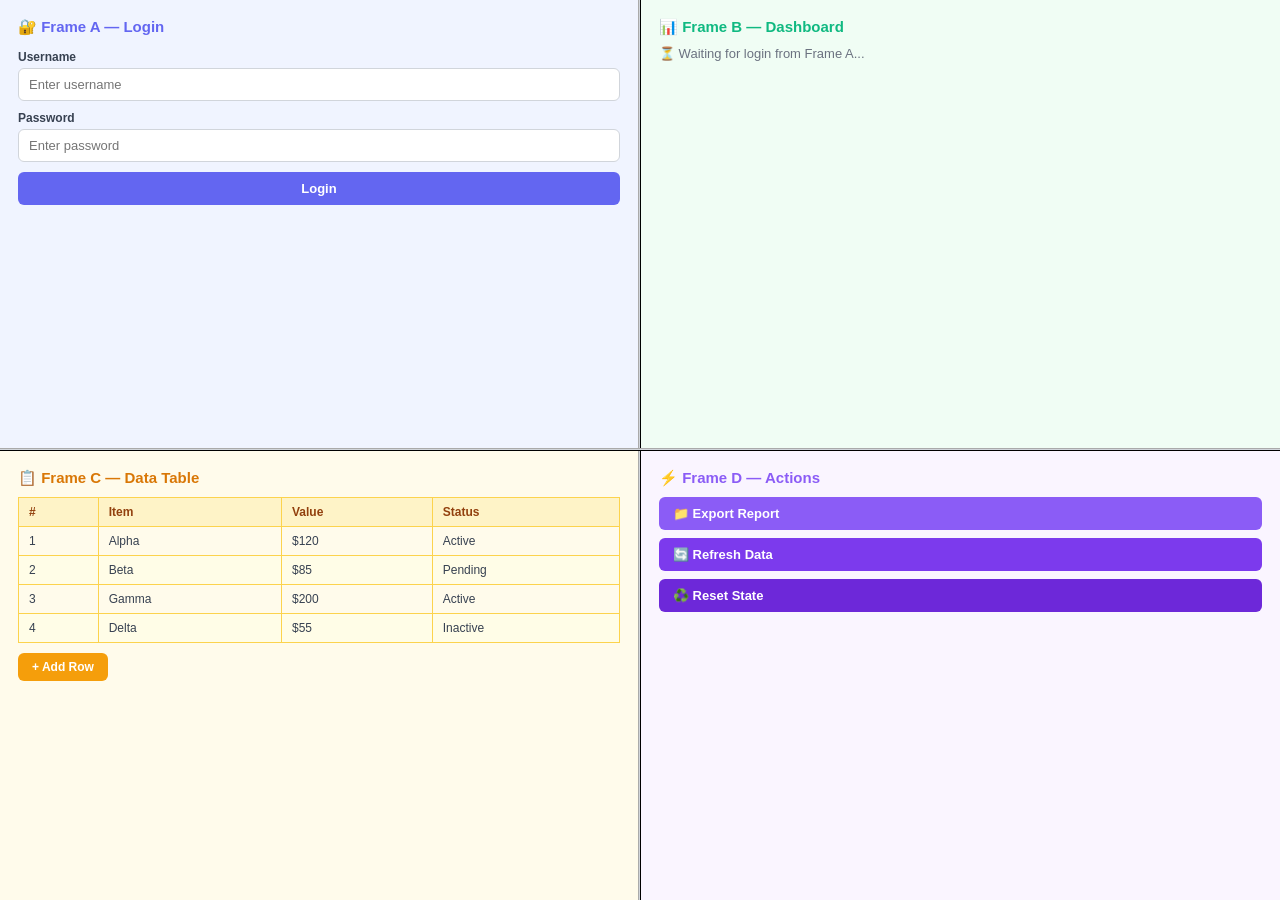
<file: frames/frameset.html>
<!DOCTYPE html>
<!--
  Copyright © 2026 Ahsan Ali Khan
  QA Pro Playground
  All Rights Reserved.

  Unauthorized copying, modification, distribution, reverse engineering,
  or commercial use of this software is prohibited without prior written
  permission from the copyright owner.

  Contact: ahsan.ali.khan.tech@gmail.com
-->
<html lang="en">
<head>
  <meta charset="UTF-8">
  <title>Frameset — QA Automation Playground</title>
  <style>
    /* Style the frameset border area */
    body { margin:0; }
  </style>
</head>
<frameset rows="50%,50%" border="3" bordercolor="#d1d5db" framespacing="3">

  <frameset cols="50%,50%" border="3" bordercolor="#d1d5db" framespacing="3">
    <frame name="frameA" src="fset-login.html"     id="frameA" scrolling="auto" marginwidth="0" marginheight="0">
    <frame name="frameB" src="fset-dashboard.html" id="frameB" scrolling="auto" marginwidth="0" marginheight="0">
  </frameset>

  <frameset cols="50%,50%" border="3" bordercolor="#d1d5db" framespacing="3">
    <frame name="frameC" src="fset-table.html"   id="frameC" scrolling="auto" marginwidth="0" marginheight="0">
    <frame name="frameD" src="fset-actions.html" id="frameD" scrolling="auto" marginwidth="0" marginheight="0">
  </frameset>

</frameset>
</html>
</file>
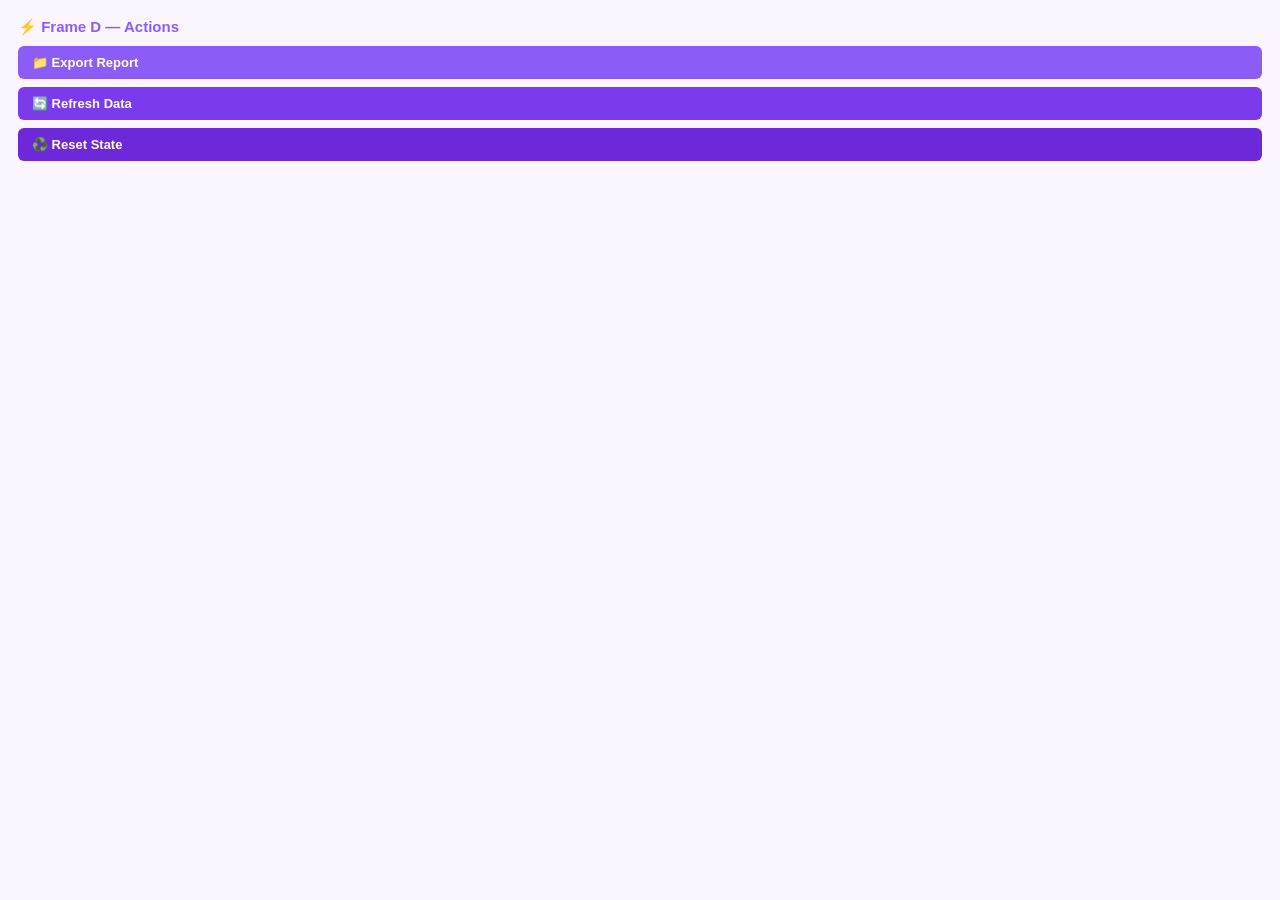
<file: frames/fset-actions.html>
<!DOCTYPE html>
<!--
  Copyright © 2026 Ahsan Ali Khan
  QA Pro Playground
  All Rights Reserved.

  Unauthorized copying, modification, distribution, reverse engineering,
  or commercial use of this software is prohibited without prior written
  permission from the copyright owner.

  Contact: ahsan.ali.khan.tech@gmail.com
-->
<html lang="en">
<head>
  <meta charset="UTF-8">
  <title>Frame D — Actions</title>
  <style>
    body { margin:0; font-family:Arial,sans-serif; background:#faf5ff; padding:18px; box-sizing:border-box; }
    h3 { margin:0 0 10px; color:#8b5cf6; font-size:15px; }
    button { display:block; width:100%; padding:9px 14px; margin-bottom:8px;
             border:none; border-radius:6px; cursor:pointer; font-size:13px;
             font-weight:600; color:#fff; text-align:left; }
    #fd-export  { background:#8b5cf6; }
    #fd-refresh { background:#7c3aed; }
    #fd-reset   { background:#6d28d9; }
    button:hover { opacity:.88; }
    #result { font-size:12px; color:#374151; margin-top:4px; min-height:18px; }
  </style>
</head>
<body>
  <h3>⚡ Frame D — Actions</h3>
  <button id="fd-export"  onclick="frameAction('export')">📁 Export Report</button>
  <button id="fd-refresh" onclick="frameAction('refresh')">🔄 Refresh Data</button>
  <button id="fd-reset"   onclick="frameAction('reset')">♻️ Reset State</button>
  <div id="result"></div>

  <script>
    function frameAction(type) {
      const msgs = {
        export:  '📁 Report exported',
        refresh: '🔄 Data refreshed',
        reset:   '♻️ State reset'
      };
      document.getElementById('result').textContent =
        msgs[type] + ' at ' + new Date().toLocaleTimeString();
    }
  </script>
</body>
</html>
</file>
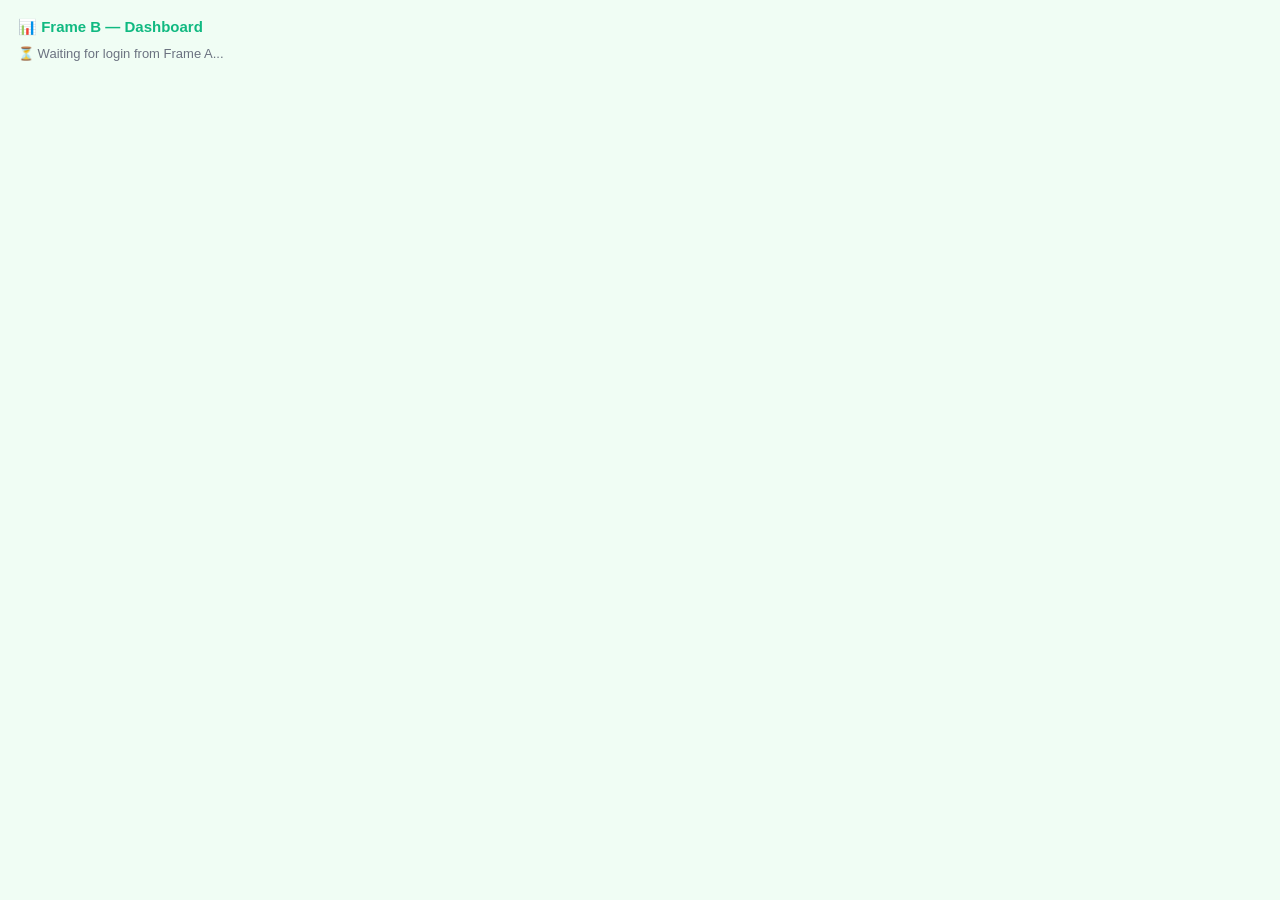
<file: frames/fset-dashboard.html>
<!DOCTYPE html>
<!--
  Copyright © 2026 Ahsan Ali Khan
  QA Pro Playground
  All Rights Reserved.

  Unauthorized copying, modification, distribution, reverse engineering,
  or commercial use of this software is prohibited without prior written
  permission from the copyright owner.

  Contact: ahsan.ali.khan.tech@gmail.com
-->
<html lang="en">
<head>
  <meta charset="UTF-8">
  <title>Frame B — Dashboard</title>
  <style>
    body { margin:0; font-family:Arial,sans-serif; background:#f0fdf4; padding:18px; box-sizing:border-box; }
    h3 { margin:0 0 10px; color:#10b981; font-size:15px; }
    #waiting { color:#6b7280; font-size:13px; }
    #content { display:none; }
    #content p { font-weight:600; color:#065f46; margin-bottom:10px; font-size:13px; }
    button { padding:9px 16px; background:#10b981; color:#fff; border:none;
             border-radius:6px; cursor:pointer; font-size:13px; font-weight:600; }
    button:hover { background:#059669; }
    #result { margin-top:8px; font-size:12px; color:#374151; }
  </style>
</head>
<body>
  <h3>📊 Frame B — Dashboard</h3>
  <div id="waiting">⏳ Waiting for login from Frame A...</div>
  <div id="content">
    <p id="welcome"></p>
    <button id="action-btn" onclick="doAction()">Perform Dashboard Action</button>
    <div id="result"></div>
  </div>

  <script>
    // Called by Frame A after successful login
    function receiveLogin(username) {
      document.getElementById('waiting').style.display = 'none';
      document.getElementById('welcome').textContent = '✅ Logged in as: ' + username;
      document.getElementById('content').style.display = 'block';
    }

    function doAction() {
      document.getElementById('result').textContent =
        '✔ Action executed at ' + new Date().toLocaleTimeString();
    }
  </script>
</body>
</html>
</file>
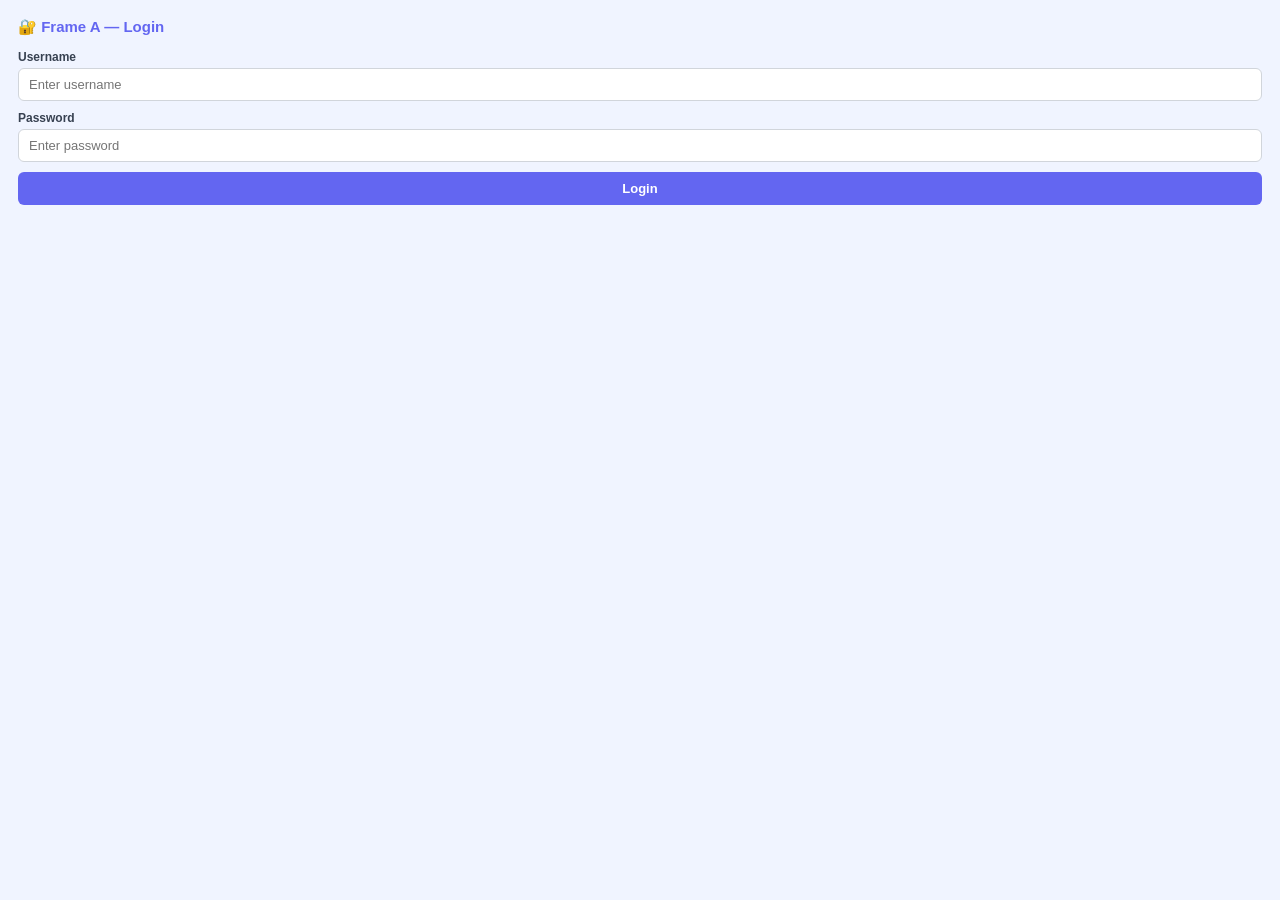
<file: frames/fset-login.html>
<!DOCTYPE html>
<!--
  Copyright © 2026 Ahsan Ali Khan
  QA Pro Playground
  All Rights Reserved.

  Unauthorized copying, modification, distribution, reverse engineering,
  or commercial use of this software is prohibited without prior written
  permission from the copyright owner.

  Contact: ahsan.ali.khan.tech@gmail.com
-->
<html lang="en">
<head>
  <meta charset="UTF-8">
  <title>Frame A — Login</title>
  <style>
    body { margin:0; font-family:Arial,sans-serif; background:#f0f4ff; padding:18px; box-sizing:border-box; }
    h3 { margin:0 0 14px; color:#6366f1; font-size:15px; }
    label { display:block; font-size:12px; font-weight:600; color:#374151; margin-bottom:4px; }
    input { width:100%; padding:8px 10px; border:1px solid #d1d5db; border-radius:6px;
            font-size:13px; margin-bottom:10px; box-sizing:border-box; }
    button { width:100%; padding:9px; background:#6366f1; color:#fff; border:none;
             border-radius:6px; cursor:pointer; font-size:13px; font-weight:600; }
    button:hover { background:#4f46e5; }
    #err { color:#ef4444; font-size:12px; margin-top:6px; display:none; }
  </style>
</head>
<body>
  <h3>🔐 Frame A — Login</h3>
  <label for="fa-user">Username</label>
  <input id="fa-user" type="text" placeholder="Enter username">
  <label for="fa-pass">Password</label>
  <input id="fa-pass" type="password" placeholder="Enter password">
  <button onclick="doLogin()">Login</button>
  <div id="err">Please enter both fields.</div>

  <script>
    function doLogin() {
      const u = document.getElementById('fa-user').value.trim();
      const p = document.getElementById('fa-pass').value.trim();
      if (!u || !p) {
        document.getElementById('err').style.display = 'block';
        return;
      }
      document.getElementById('err').style.display = 'none';
      // Post message to frameset parent so Frame B can react
      parent.frames['frameB'].receiveLogin(u);
    }
  </script>
</body>
</html>
</file>
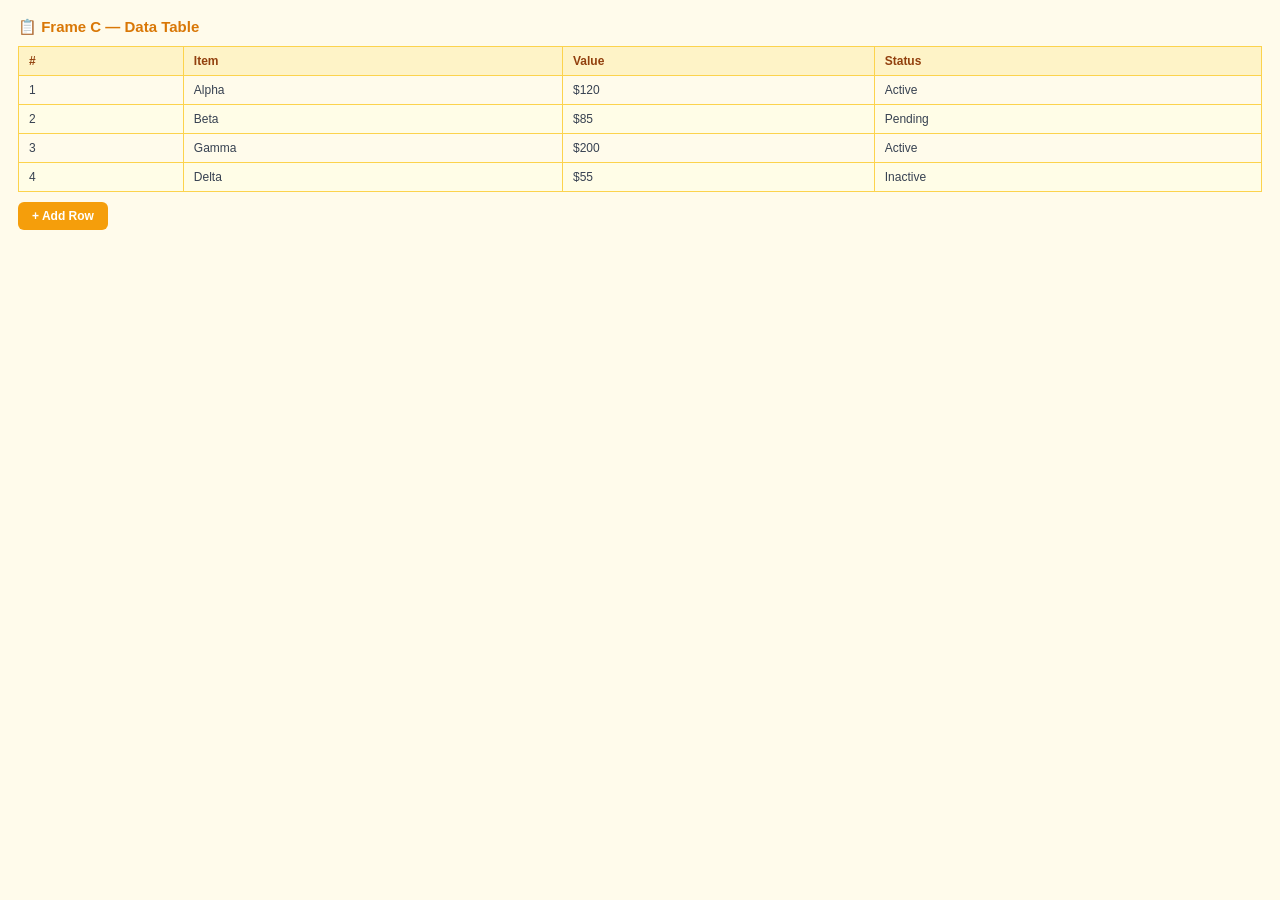
<file: frames/fset-table.html>
<!DOCTYPE html>
<!--
  Copyright © 2026 Ahsan Ali Khan
  QA Pro Playground
  All Rights Reserved.

  Unauthorized copying, modification, distribution, reverse engineering,
  or commercial use of this software is prohibited without prior written
  permission from the copyright owner.

  Contact: ahsan.ali.khan.tech@gmail.com
-->
<html lang="en">
<head>
  <meta charset="UTF-8">
  <title>Frame C — Data Table</title>
  <style>
    body { margin:0; font-family:Arial,sans-serif; background:#fffbeb; padding:18px; box-sizing:border-box; }
    h3 { margin:0 0 10px; color:#d97706; font-size:15px; }
    table { width:100%; border-collapse:collapse; font-size:12px; }
    th { background:#fef3c7; padding:7px 10px; border:1px solid #fcd34d; text-align:left; font-weight:700; color:#92400e; }
    td { padding:7px 10px; border:1px solid #fcd34d; color:#374151; }
    tr:nth-child(even) td { background:#fffde7; }
    button { margin-top:10px; padding:7px 14px; background:#f59e0b; color:#fff;
             border:none; border-radius:6px; cursor:pointer; font-size:12px; font-weight:600; }
    #msg { font-size:12px; color:#374151; margin-top:6px; }
  </style>
</head>
<body>
  <h3>📋 Frame C — Data Table</h3>
  <table id="tbl">
    <thead>
      <tr><th>#</th><th>Item</th><th>Value</th><th>Status</th></tr>
    </thead>
    <tbody>
      <tr><td>1</td><td>Alpha</td><td>$120</td><td>Active</td></tr>
      <tr><td>2</td><td>Beta</td><td>$85</td><td>Pending</td></tr>
      <tr><td>3</td><td>Gamma</td><td>$200</td><td>Active</td></tr>
      <tr><td>4</td><td>Delta</td><td>$55</td><td>Inactive</td></tr>
    </tbody>
  </table>
  <button onclick="addRow()">+ Add Row</button>
  <div id="msg"></div>

  <script>
    let rowCount = 4;
    const items = ['Epsilon','Zeta','Eta','Theta','Iota'];
    function addRow() {
      rowCount++;
      const tb = document.querySelector('#tbl tbody');
      const tr = document.createElement('tr');
      const item = items[Math.floor(Math.random() * items.length)];
      const val  = '$' + (Math.floor(Math.random() * 300) + 20);
      const st   = ['Active','Pending','Inactive'][Math.floor(Math.random() * 3)];
      tr.innerHTML = `<td>${rowCount}</td><td>${item}</td><td>${val}</td><td>${st}</td>`;
      tb.appendChild(tr);
      document.getElementById('msg').textContent = 'Row added at ' + new Date().toLocaleTimeString();
    }
  </script>
</body>
</html>
</file>
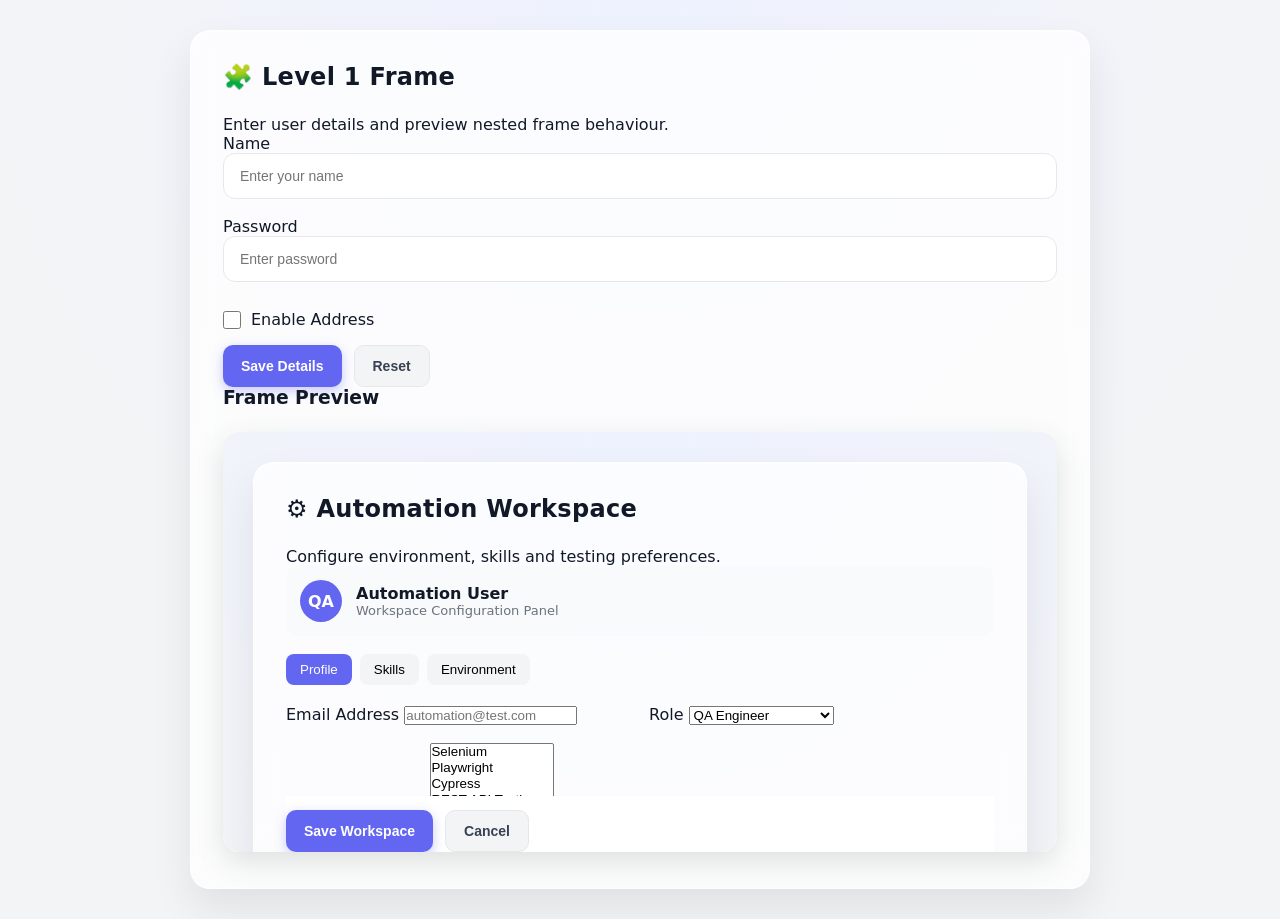
<file: frames/level1.html>
<!DOCTYPE html>
<!--
  Copyright © 2026 Ahsan Ali Khan
  QA Pro Playground
  All Rights Reserved.

  Unauthorized copying, modification, distribution, reverse engineering,
  or commercial use of this software is prohibited without prior written
  permission from the copyright owner.

  Contact: ahsan.ali.khan.tech@gmail.com
-->
<html lang="en">

<head>
  <meta charset="UTF-8">
  <title>QA Automation Frame</title>
  <link rel="stylesheet" href="../css/frame-styles.css">
</head>

<body>

  <main class="container">

    <section class="card">

      <header class="card-header">
        <h2>🧩 Level 1 Frame</h2>
        <p class="subtitle">
          Enter user details and preview nested frame behaviour.
        </p>
      </header>

      <form class="form">

        <!-- NAME -->
        <div class="form-group">
          <label for="nameInput">Name</label>
          <input id="nameInput" type="text" placeholder="Enter your name">
        </div>

        <!-- PASSWORD -->
        <div class="form-group">
          <label for="passwordInput">Password</label>
          <input id="passwordInput" type="password" placeholder="Enter password">
        </div>

        <!-- CHECKBOX -->
        <div class="form-group checkbox-group">
          <label class="checkbox-label">
            <input type="checkbox" id="toggleAddress">
            Enable Address
          </label>
        </div>

        <!-- ADDRESS (starts removed from DOM) -->
        <div id="addressBox" class="form-group">
          <label for="addressInput">Address</label>
          <textarea id="addressInput" placeholder="Enter address"></textarea>
        </div>

        <!-- ACTIONS -->
        <div class="form-actions">
          <button type="button" class="btn btn-primary">
            Save Details
          </button>

          <button type="reset" class="btn btn-secondary">
            Reset
          </button>
        </div>

      </form>

      <!-- IFRAME AREA -->
      <section class="frame-preview">
        <h3>Frame Preview</h3>

        <iframe
          id="frame-level2"
          src="level2.html">
        </iframe>
      </section>

    </section>

  </main>

  <script>
    // Local dom utilities (iframe has its own window, no access to parent's)
    function domHide(el) {
      if (!el || el._domRemoved) return;
      el._domParent = el.parentNode;
      el._domNext   = el.nextSibling;
      if (el.parentNode) el.parentNode.removeChild(el);
      el._domRemoved = true;
    }
    function domShow(el) {
      if (!el || !el._domRemoved) return;
      if (el._domNext && el._domNext.parentNode === el._domParent)
        el._domParent.insertBefore(el, el._domNext);
      else if (el._domParent)
        el._domParent.appendChild(el);
      el._domRemoved = false;
    }

    const _addressBox = document.getElementById("addressBox");
    domHide(_addressBox); // remove from DOM on load

    document
      .getElementById("toggleAddress")
      .addEventListener("change", function () {
        this.checked ? domShow(_addressBox) : domHide(_addressBox);
      });
  </script>

</body>
</html>
</file>
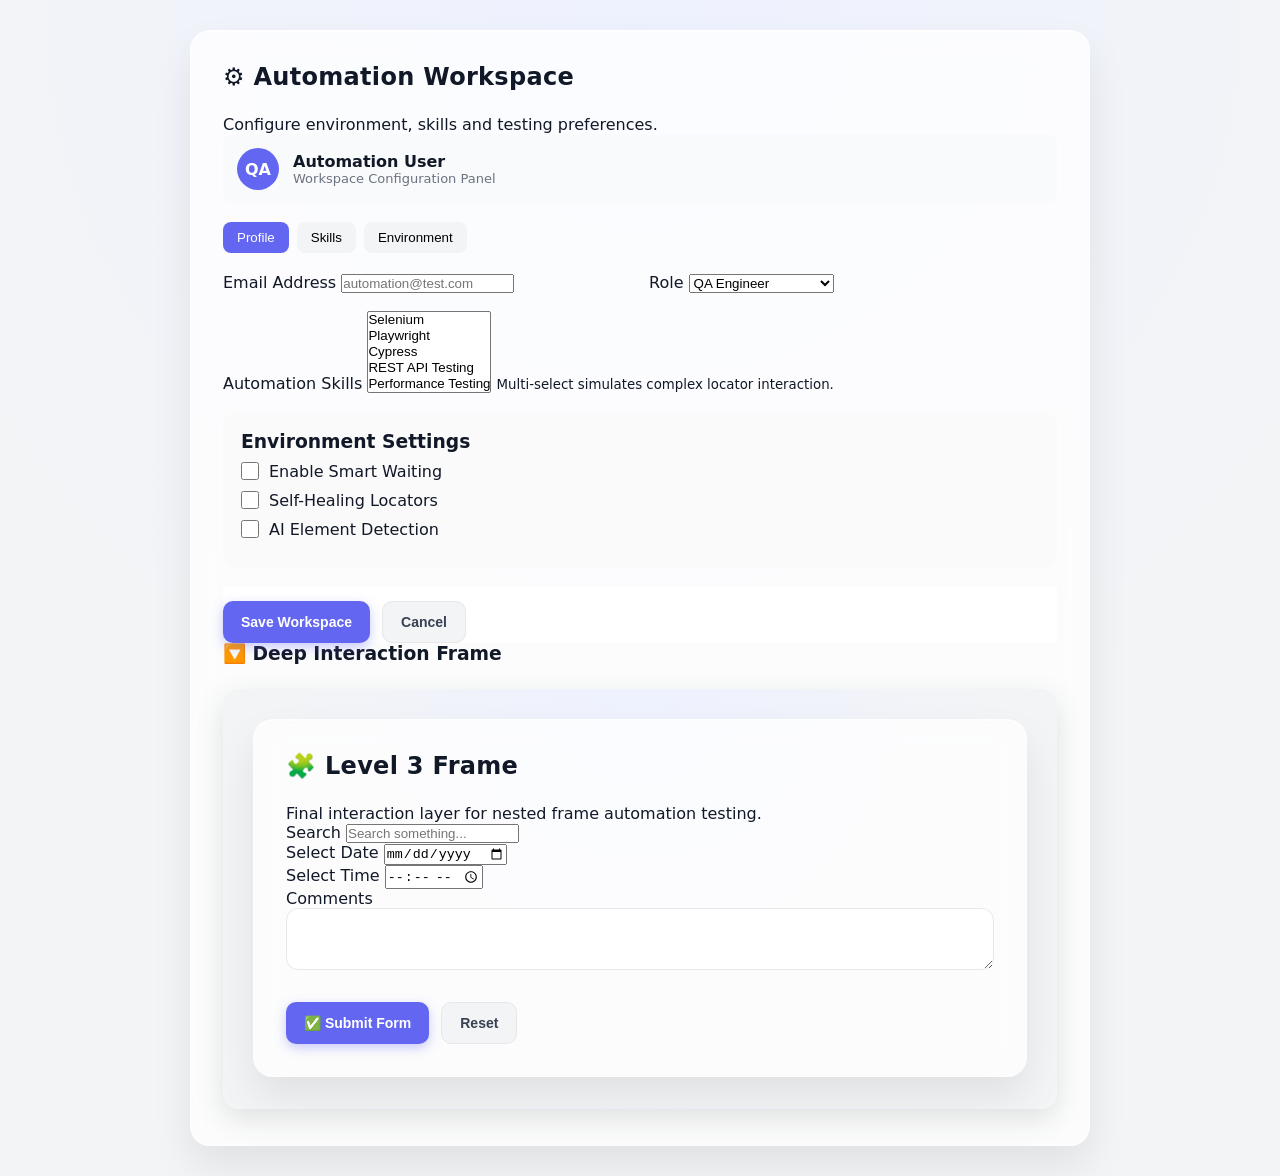
<file: frames/level2.html>
<!DOCTYPE html>
<!--
  Copyright © 2026 Ahsan Ali Khan
  QA Pro Playground
  All Rights Reserved.

  Unauthorized copying, modification, distribution, reverse engineering,
  or commercial use of this software is prohibited without prior written
  permission from the copyright owner.

  Contact: ahsan.ali.khan.tech@gmail.com
-->
<html lang="en">

<head>
  <meta charset="UTF-8">
  <title>Level 2 Workspace</title>
  <link rel="stylesheet" href="../css/frame-styles.css">
</head>

<body>

<main class="container">

<section class="card">

<!-- ================= HEADER ================= -->

<header class="card-header">
  <h2>⚙️ Automation Workspace</h2>
  <p class="subtitle">
    Configure environment, skills and testing preferences.
  </p>
</header>


<!-- ================= PROFILE SUMMARY ================= -->

<section class="info-banner">

  <div class="avatar">QA</div>

  <div>
    <strong>Automation User</strong>
    <p class="muted">Workspace Configuration Panel</p>
  </div>

</section>


<!-- ================= TAB NAVIGATION ================= -->

<nav class="tabs">
  <button class="tab active">Profile</button>
  <button class="tab">Skills</button>
  <button class="tab">Environment</button>
</nav>


<!-- ================= CONTENT AREA ================= -->

<form class="form grid-2">

  <!-- EMAIL -->
  <div class="form-group">
    <label for="emailInput">Email Address</label>
    <input id="emailInput"
           type="email"
           placeholder="automation@test.com">
  </div>

  <!-- ROLE -->
  <div class="form-group">
    <label for="roleSelect">Role</label>
    <select id="roleSelect">
      <option>QA Engineer</option>
      <option>SDET</option>
      <option>Automation Architect</option>
    </select>
  </div>

  <!-- SKILLS -->
  <div class="form-group full">
    <label for="skillsSelect">Automation Skills</label>

    <select id="skillsSelect" multiple size="5">
      <option>Selenium</option>
      <option>Playwright</option>
      <option>Cypress</option>
      <option>REST API Testing</option>
      <option>Performance Testing</option>
    </select>

    <small class="help-text">
      Multi-select simulates complex locator interaction.
    </small>
  </div>

</form>


<!-- ================= TOGGLES ================= -->

<section class="settings-panel">

  <h3>Environment Settings</h3>

  <label class="toggle">
    <input type="checkbox">
    Enable Smart Waiting
  </label>

  <label class="toggle">
    <input type="checkbox">
    Self-Healing Locators
  </label>

  <label class="toggle">
    <input type="checkbox">
    AI Element Detection
  </label>

</section>


<!-- ================= ACTION BAR ================= -->

<div class="form-actions sticky">

  <button class="btn btn-primary">
    Save Workspace
  </button>

  <button class="btn btn-secondary">
    Cancel
  </button>

</div>


<!-- ================= NESTED FRAME ================= -->

<section class="frame-preview">

  <h3>🔽 Deep Interaction Frame</h3>

  <iframe
    id="frame-level3"
    title="Level 3 Frame"
    src="level3.html">
  </iframe>

</section>

</section>

</main>
<script src="../js/level2-behavior.js"></script>
</body>
</html>
</file>
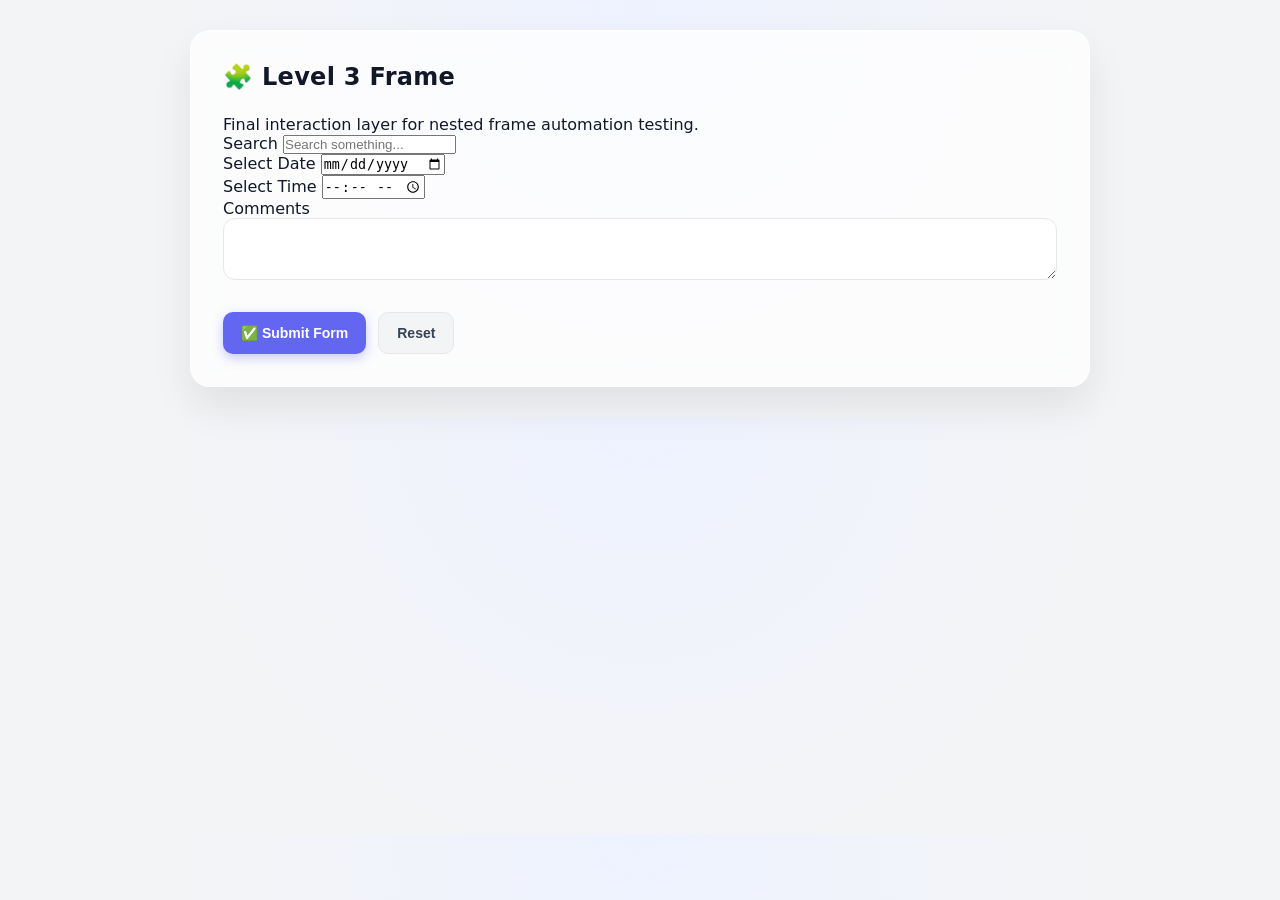
<file: frames/level3.html>
<!DOCTYPE html>
<!--
  Copyright © 2026 Ahsan Ali Khan
  QA Pro Playground
  All Rights Reserved.

  Unauthorized copying, modification, distribution, reverse engineering,
  or commercial use of this software is prohibited without prior written
  permission from the copyright owner.

  Contact: ahsan.ali.khan.tech@gmail.com
-->
<html lang="en">

<head>
  <meta charset="UTF-8">
  <title>Level 3 Frame</title>
  <link rel="stylesheet" href="../css/frame-styles.css">
</head>

<body>

  <main class="container">

    <section class="card">

      <header class="card-header">
        <h2>🧩 Level 3 Frame</h2>
        <p class="subtitle">
          Final interaction layer for nested frame automation testing.
        </p>
      </header>

      <form class="form">

        <!-- SEARCH -->
        <div class="form-group">
          <label for="searchInput">Search</label>
          <input
            id="searchInput"
            type="search"
            placeholder="Search something...">
        </div>

        <!-- DATE -->
        <div class="form-group">
          <label for="dateInput">Select Date</label>
          <input id="dateInput" type="date">
        </div>

        <!-- TIME -->
        <div class="form-group">
          <label for="timeInput">Select Time</label>
          <input id="timeInput" type="time">
        </div>

        <!-- COMMENTS -->
        <div class="form-group">
          <label for="commentsInput">Comments</label>
          <textarea
            id="commentsInput"
            placeholder="Enter your comments here...">
          </textarea>
        </div>

        <!-- ACTIONS -->
        <div class="form-actions">

          <button type="submit" class="btn btn-primary">
            ✅ Submit Form
          </button>

          <button type="reset" class="btn btn-secondary">
            Reset
          </button>

        </div>

      </form>

    </section>

  </main>

</body>
</html>
</file>
<file: css/frame-styles.css>
/*
 * Copyright © 2026 Ahsan Ali Khan
 * QA Pro Playground
 * All Rights Reserved.
 *
 * Unauthorized copying, modification, distribution, reverse engineering,
 * or commercial use of this software is prohibited without prior written
 * permission from the copyright owner.
 *
 * Contact: ahsan.ali.khan.tech@gmail.com
 */

/* css/frame-styles.css */

/* ======================
   RESET
====================== */

*{
  margin:0;
  padding:0;
  box-sizing:border-box;
}

body{
  font-family: Inter, system-ui, -apple-system, Segoe UI, Roboto, sans-serif;
  background:
    radial-gradient(circle at top,#eef2ff,#f3f4f6 60%);
  padding:30px;
  color:#111827;
}


/* ======================
   BUTTON SYSTEM
====================== */

.btn{
  border:none;
  border-radius:10px;
  padding:12px 18px;
  font-size:14px;
  font-weight:600;
  cursor:pointer;
  transition:all .25s ease;
  display:inline-flex;
  align-items:center;
  justify-content:center;
  gap:8px;
}

/* PRIMARY BUTTON */

.btn-primary{
  background:#6366f1;
  color:white;

  box-shadow:
    0 4px 12px rgba(99,102,241,.35);
}

.btn-primary:hover{
  background:#4f46e5;
  transform:translateY(-1px);
  box-shadow:
    0 8px 20px rgba(99,102,241,.45);
}

.btn-primary:active{
  transform:scale(.96);
}

/* SECONDARY BUTTON */

.btn-secondary{
  background:#f3f4f6;
  color:#374151;
  border:1px solid #e5e7eb;
}

.btn-secondary:hover{
  background:#e5e7eb;
}

/* ACTION LAYOUT */

.form-actions{
  display:flex;
  gap:12px;
  margin-top:10px;
}

.form-actions.sticky{
  position:sticky;
  bottom:0;
  background:white;
  padding-top:14px;
  margin-top:20px;
}

.settings-panel{
  background:#fafafa;
  padding:18px;
  border-radius:12px;
  margin-top:20px;
}

.toggle{
  display:flex;
  gap:10px;
  margin:10px 0;
}

.grid-2{
  display:grid;
  grid-template-columns:1fr 1fr;
  gap:18px;
}

.full{
  grid-column:1 / -1;
}

.tabs{
  display:flex;
  gap:8px;
  margin-bottom:20px;
}

.tab{
  background:#f3f4f6;
  border:none;
  padding:8px 14px;
  border-radius:8px;
  cursor:pointer;
}

.tab.active{
  background:#6366f1;
  color:white;
}

.container{
  max-width:1000px;
  margin:auto;
}

/* banner */
.info-banner{
  display:flex;
  align-items:center;
  gap:14px;
  background:#f9fafb;
  padding:14px;
  border-radius:12px;
  margin-bottom:18px;
}

.avatar{
  width:42px;
  height:42px;
  border-radius:50%;
  background:#6366f1;
  color:white;
  display:flex;
  align-items:center;
  justify-content:center;
  font-weight:700;
}

.muted{
  font-size:13px;
  color:#6b7280;
}

/* ======================
   CARD (GLASS STYLE)
====================== */

.card{
  background:rgba(255,255,255,0.75);
  backdrop-filter:blur(14px);
  border-radius:20px;
  padding:32px;
  max-width:900px;
  margin:auto;

  border:1px solid rgba(255,255,255,0.6);

  box-shadow:
    0 20px 40px rgba(0,0,0,0.08),
    inset 0 1px rgba(255,255,255,0.6);

  animation:fadeIn .5s ease;
}

@keyframes fadeIn{
  from{opacity:0;transform:translateY(10px);}
  to{opacity:1;transform:translateY(0);}
}

/* ======================
   HEADING
====================== */

h2{
  font-size:24px;
  margin-bottom:24px;
  font-weight:700;
  letter-spacing:.3px;
}

/* ======================
   INPUTS
====================== */

input[type="text"],
input[type="password"],
textarea{
  width:100%;
  padding:14px 16px;
  margin-bottom:18px;
  border-radius:12px;
  border:1px solid #e5e7eb;
  background:white;
  font-size:14px;
  transition:all .25s ease;
}

/* Hover */
input:hover,
textarea:hover{
  border-color:#c7d2fe;
}

/* Focus Glow */
input:focus,
textarea:focus{
  outline:none;
  border-color:#6366f1;
  box-shadow:0 0 0 4px rgba(99,102,241,.15);
  transform:translateY(-1px);
}

/* ======================
   CHECKBOX
====================== */

.checkbox-label{
  display:flex;
  align-items:center;
  gap:10px;
  margin:10px 0 16px;
  font-weight:500;
  cursor:pointer;
}

input[type="checkbox"]{
  width:18px;
  height:18px;
  accent-color:#6366f1;
}

/* ======================
   ADDRESS SECTION
====================== */

#addressBox{
  padding:18px;
  border-radius:14px;
  background:#f8fafc;
  border:1px dashed #dbeafe;
  margin-bottom:18px;
  transition:.3s ease;
}

/* ======================
   IFRAME PREVIEW
====================== */

iframe{
  width:100%;
  height:420px;
  border:none;
  border-radius:16px;
  margin-top:24px;

  background:white;

  box-shadow:
    0 10px 30px rgba(0,0,0,0.12);
}

/* ======================
   HIDDEN
====================== */

.hidden{
  display:none !important;
}


/* ======================
   RESPONSIVE
====================== */

@media (max-width:768px){

  body{
    padding:16px;
  }

  .card{
    padding:22px;
  }

  iframe{
    height:340px;
  }
}

@media (max-width:480px){

  h2{
    font-size:20px;
  }

  iframe{
    height:280px;
  }
}
</file>
